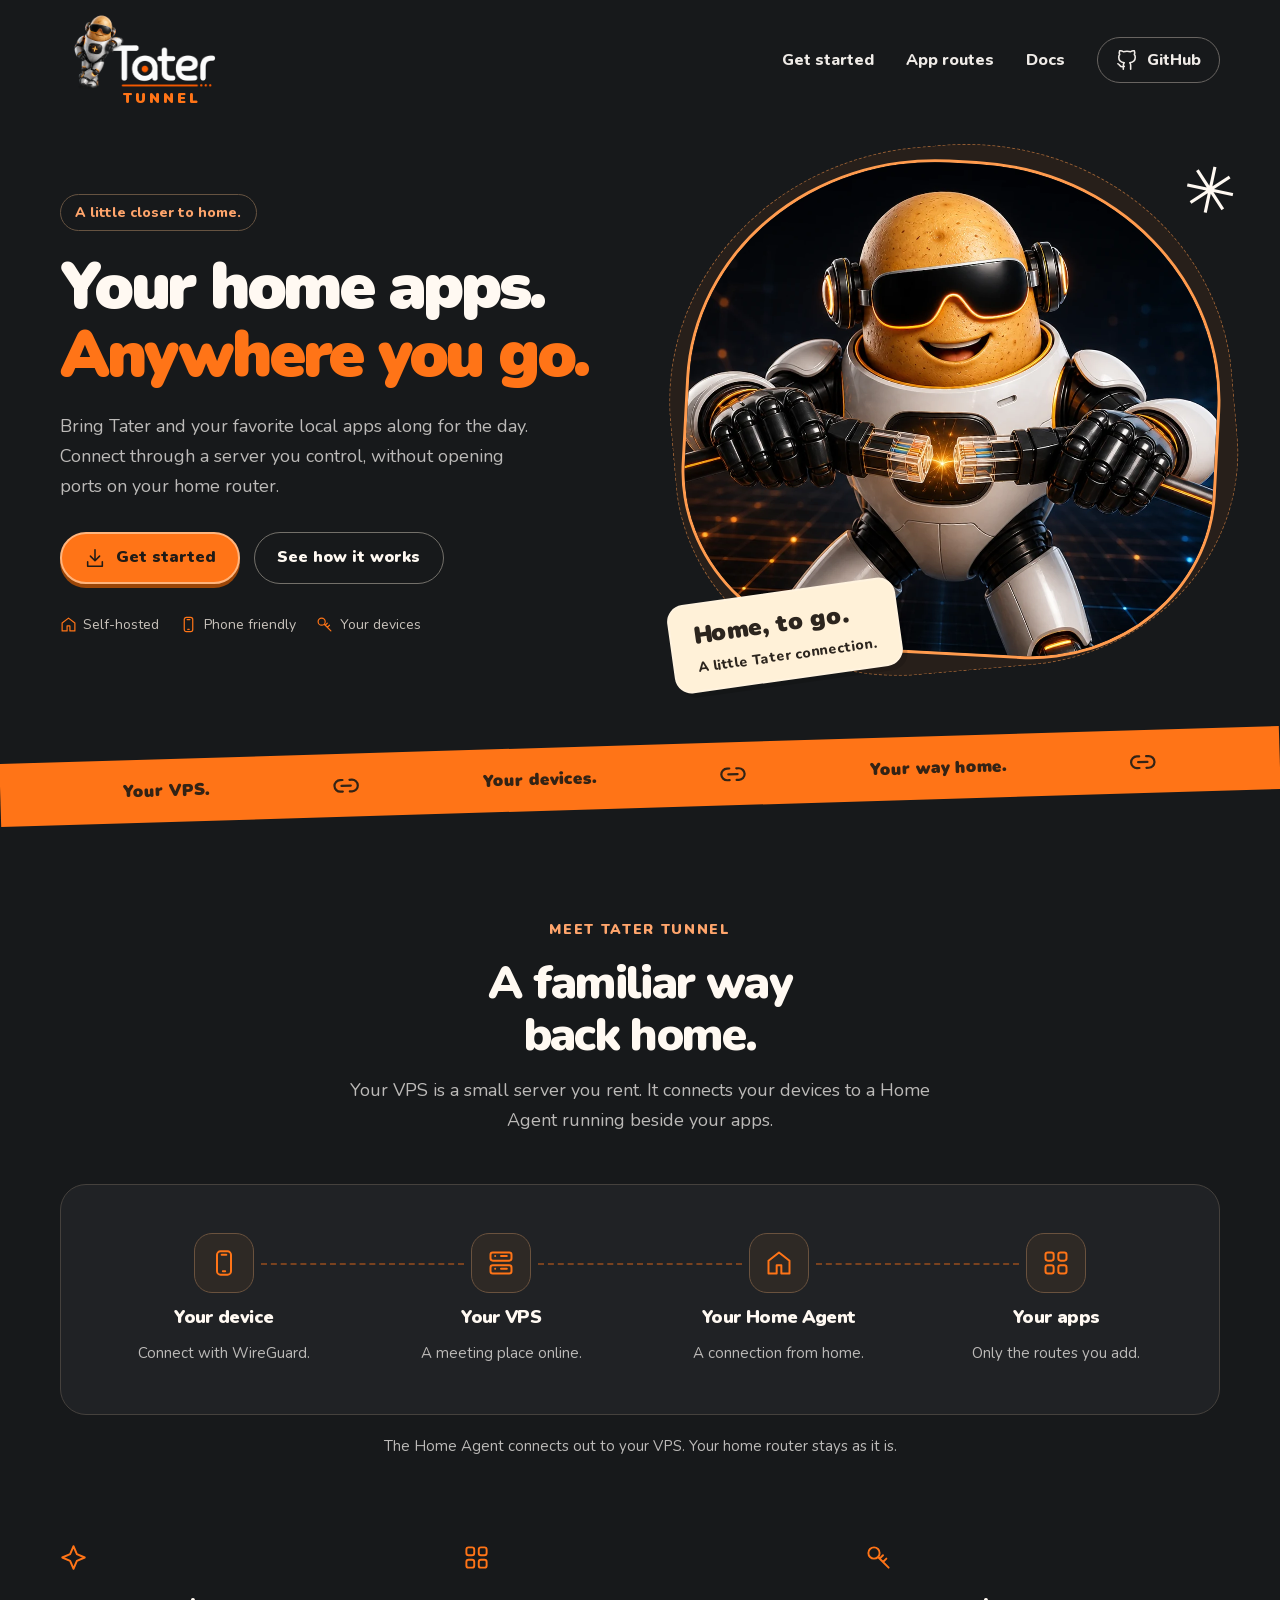
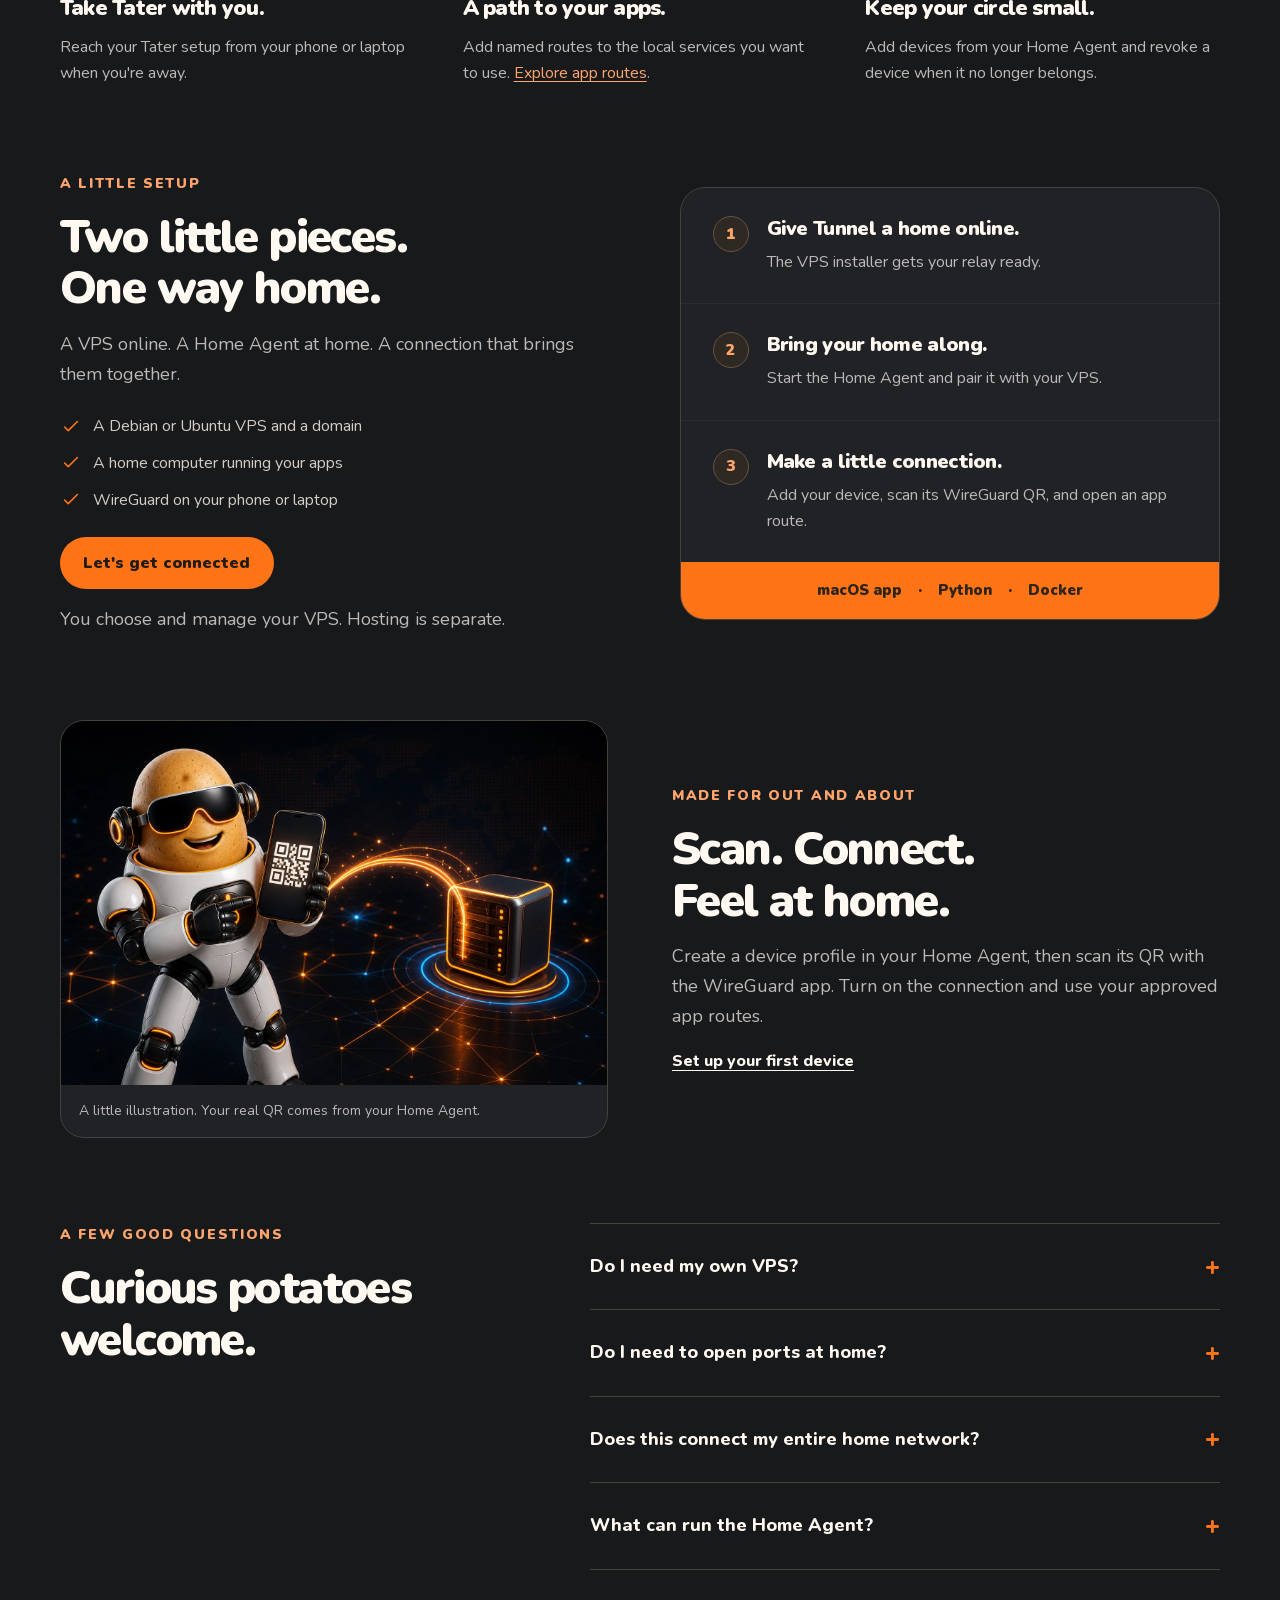
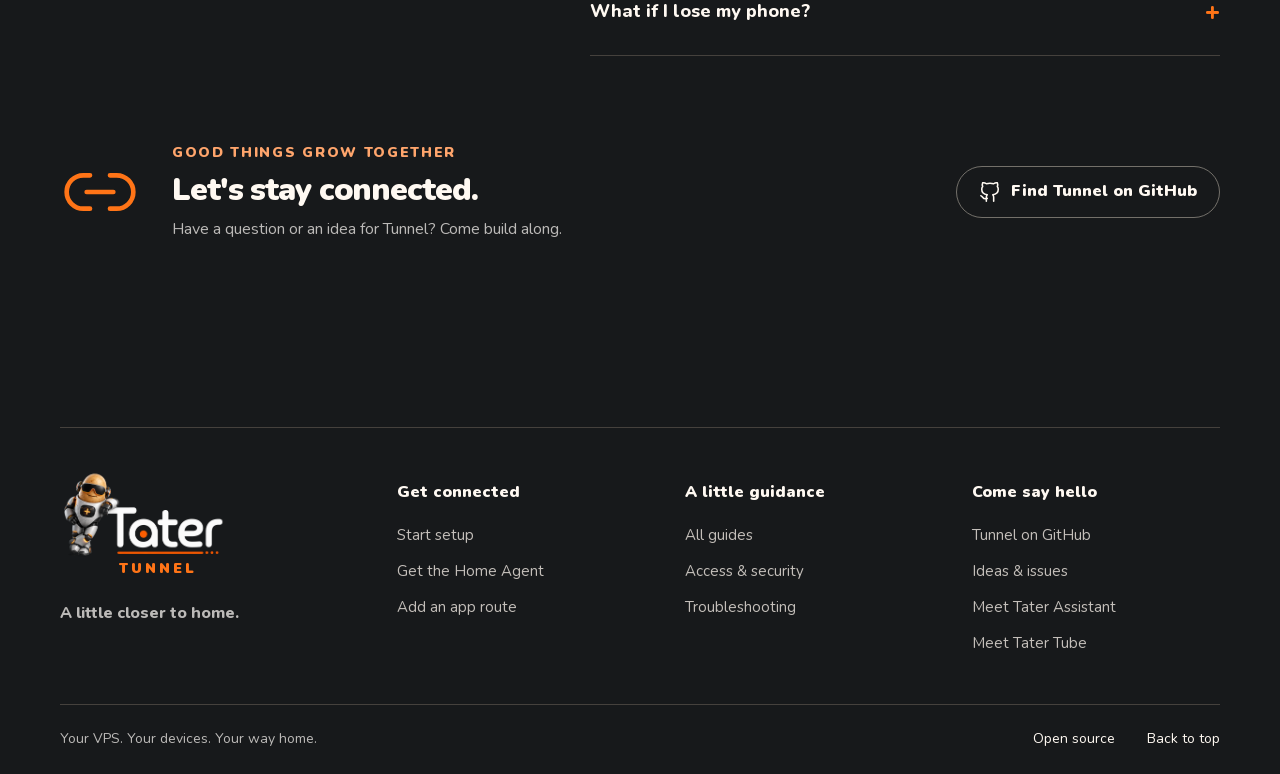
<file: public_html/index.html>
<!DOCTYPE html>
        <html lang="en">
        <head>
          <meta charset="utf-8">
          <meta name="viewport" content="width=device-width, initial-scale=1">
          <meta name="description" content="Bring Tater and your favorite local apps with you. Connect through a VPS you control without opening ports on your home router.">
          <meta name="theme-color" content="#17191b">
          <meta property="og:type" content="website">
          <meta property="og:title" content="Tater Tunnel | Your home apps. Anywhere you go.">
          <meta property="og:description" content="Bring Tater and your favorite local apps with you. Connect through a VPS you control without opening ports on your home router.">
          <meta property="og:image" content="https://tatertunnel.com/assets/images/tater-tunnel-hero.png">
          <meta name="twitter:card" content="summary_large_image">
          <title>Tater Tunnel | Your home apps. Anywhere you go.</title>
          <link rel="preload" href="assets/fonts/nunito-latin-variable.woff2" as="font" type="font/woff2" crossorigin>
          <link rel="stylesheet" href="assets/site.css?v=654da388aa33">
          <script src="assets/site.js?v=4c81356b1924" defer></script>
        </head>
        <body data-page="home">
          <a class="skip-link" href="#main-content">Skip to content</a>
          <header class="site-header">
            <a class="brand" href="index.html" aria-label="Tater Tunnel home"><img src="assets/images/tater-logo-primary.png" alt="Tater" width="1535" height="1024"><span>Tunnel</span></a>
            <button class="nav-toggle" type="button" aria-expanded="false" aria-controls="site-nav">Menu <span aria-hidden="true">☰</span></button>
            <nav class="site-nav" id="site-nav" aria-label="Main navigation"><a class="nav-link" href="setup/index.html">Get started</a>
<a class="nav-link" href="routes/index.html">App routes</a>
<a class="nav-link" href="wiki/index.html">Docs</a>
<a class="nav-link nav-link-github" href="https://github.com/TaterTotterson/Tater_Tunnel"><svg class="ui-icon" viewBox="0 0 24 24" fill="none" stroke="currentColor" stroke-width="1.7" stroke-linecap="round" stroke-linejoin="round" aria-hidden="true"><path d="M9 19c-5 2-5-3-7-3m14 6v-4a4 4 0 0 0-1-3c4-.5 6-2 6-6a5 5 0 0 0-1-3 5 5 0 0 0 0-4s-2-.5-4 1a14 14 0 0 0-8 0C6 1.5 4 2 4 2a5 5 0 0 0 0 4 5 5 0 0 0-1 3c0 4 2 5.5 6 6a4 4 0 0 0-1 3v4"/></svg>GitHub</a></nav>
          </header>
          <main id="main-content" tabindex="-1">
    <section class="tunnel-welcome">
      <div class="welcome-copy"><span class="welcome-tag">A little closer to home.</span>
        <h1>Your home apps.<br><span>Anywhere you go.</span></h1>
        <p>Bring Tater and your favorite local apps along for the day. Connect through a server you control, without opening ports on your home router.</p>
        <div class="action-row"><a class="button button-primary" href="setup/index.html"><svg class="ui-icon" viewBox="0 0 24 24" fill="none" stroke="currentColor" stroke-width="1.7" stroke-linecap="round" stroke-linejoin="round" aria-hidden="true"><path d="M12 3v12m-5-5 5 5 5-5M4 16v5h16v-5"/></svg>Get started</a><a class="button button-secondary" href="#how-it-works">See how it works</a></div>
        <div class="welcome-notes"><span><svg class="ui-icon" viewBox="0 0 24 24" fill="none" stroke="currentColor" stroke-width="1.7" stroke-linecap="round" stroke-linejoin="round" aria-hidden="true"><path d="m3 10 9-7 9 7v11h-7v-7h-4v7H3Z"/></svg>Self-hosted</span><span><svg class="ui-icon" viewBox="0 0 24 24" fill="none" stroke="currentColor" stroke-width="1.7" stroke-linecap="round" stroke-linejoin="round" aria-hidden="true"><rect x="6" y="2" width="12" height="20" rx="3"/><path d="M10 5h4m-3 14h2"/></svg>Phone friendly</span><span><svg class="ui-icon" viewBox="0 0 24 24" fill="none" stroke="currentColor" stroke-width="1.7" stroke-linecap="round" stroke-linejoin="round" aria-hidden="true"><circle cx="8" cy="8" r="5"/><path d="m12 12 9 9m-5-5 3-3m-6 0 3-3"/></svg>Your devices</span></div>
      </div>
      <div class="welcome-art"><div class="art-orbit" aria-hidden="true"></div><img src="assets/images/tater-tunnel-hero.webp" alt="Tater bringing two network cables together" width="1717" height="916" fetchpriority="high"><span class="art-spark" aria-hidden="true">✳</span><div class="hello-sticker">Home, to go.<span>A little Tater connection.</span></div></div>
    </section>
    <div class="values-strip" aria-label="Run it your way"><p>Your VPS.</p><span aria-hidden="true"><svg class="ui-icon" viewBox="0 0 24 24" fill="none" stroke="currentColor" stroke-width="1.7" stroke-linecap="round" stroke-linejoin="round" aria-hidden="true"><path d="M9 7H7a5 5 0 0 0 0 10h2m6-10h2a5 5 0 0 1 0 10h-2M8 12h8"/></svg></span><p>Your devices.</p><span aria-hidden="true"><svg class="ui-icon" viewBox="0 0 24 24" fill="none" stroke="currentColor" stroke-width="1.7" stroke-linecap="round" stroke-linejoin="round" aria-hidden="true"><path d="M9 7H7a5 5 0 0 0 0 10h2m6-10h2a5 5 0 0 1 0 10h-2M8 12h8"/></svg></span><p>Your way home.</p><span aria-hidden="true"><svg class="ui-icon" viewBox="0 0 24 24" fill="none" stroke="currentColor" stroke-width="1.7" stroke-linecap="round" stroke-linejoin="round" aria-hidden="true"><path d="M9 7H7a5 5 0 0 0 0 10h2m6-10h2a5 5 0 0 1 0 10h-2M8 12h8"/></svg></span></div>

    <section class="section connection-section" id="how-it-works">
      <div class="section-intro centered"><span class="eyebrow">Meet Tater Tunnel</span><h2>A familiar way<br>back home.</h2><p>Your VPS is a small server you rent. It connects your devices to a Home Agent running beside your apps.</p></div>
      <div class="connection-map" aria-label="Your device connects through your VPS to the Home Agent and the apps you choose">
        <div class="connection-node"><svg class="ui-icon" viewBox="0 0 24 24" fill="none" stroke="currentColor" stroke-width="1.7" stroke-linecap="round" stroke-linejoin="round" aria-hidden="true"><rect x="6" y="2" width="12" height="20" rx="3"/><path d="M10 5h4m-3 14h2"/></svg><h3>Your device</h3><p>Connect with WireGuard.</p></div>
        <div class="connection-node"><svg class="ui-icon" viewBox="0 0 24 24" fill="none" stroke="currentColor" stroke-width="1.7" stroke-linecap="round" stroke-linejoin="round" aria-hidden="true"><rect x="3" y="3" width="18" height="7" rx="2"/><rect x="3" y="14" width="18" height="7" rx="2"/><path d="M7 6h.01M7 17h.01M12 6h5m-5 11h5"/></svg><h3>Your VPS</h3><p>A meeting place online.</p></div>
        <div class="connection-node"><svg class="ui-icon" viewBox="0 0 24 24" fill="none" stroke="currentColor" stroke-width="1.7" stroke-linecap="round" stroke-linejoin="round" aria-hidden="true"><path d="m3 10 9-7 9 7v11h-7v-7h-4v7H3Z"/></svg><h3>Your Home Agent</h3><p>A connection from home.</p></div>
        <div class="connection-node"><svg class="ui-icon" viewBox="0 0 24 24" fill="none" stroke="currentColor" stroke-width="1.7" stroke-linecap="round" stroke-linejoin="round" aria-hidden="true"><rect x="3" y="3" width="7" height="7" rx="2"/><rect x="14" y="3" width="7" height="7" rx="2"/><rect x="3" y="14" width="7" height="7" rx="2"/><rect x="14" y="14" width="7" height="7" rx="2"/></svg><h3>Your apps</h3><p>Only the routes you add.</p></div>
      </div>
      <p class="connection-note">The Home Agent connects out to your VPS. Your home router stays as it is.</p>
    </section>

    <section class="section benefits" aria-label="A little more connected">
      <article><svg class="ui-icon" viewBox="0 0 24 24" fill="none" stroke="currentColor" stroke-width="1.7" stroke-linecap="round" stroke-linejoin="round" aria-hidden="true"><path d="m12 2 3 7 7 3-7 3-3 7-3-7-7-3 7-3Z"/></svg><h3>Take Tater with you.</h3><p>Reach your Tater setup from your phone or laptop when you're away.</p></article>
      <article><svg class="ui-icon" viewBox="0 0 24 24" fill="none" stroke="currentColor" stroke-width="1.7" stroke-linecap="round" stroke-linejoin="round" aria-hidden="true"><rect x="3" y="3" width="7" height="7" rx="2"/><rect x="14" y="3" width="7" height="7" rx="2"/><rect x="3" y="14" width="7" height="7" rx="2"/><rect x="14" y="14" width="7" height="7" rx="2"/></svg><h3>A path to your apps.</h3><p>Add named routes to the local services you want to use. <a href="routes/index.html">Explore app routes</a>.</p></article>
      <article><svg class="ui-icon" viewBox="0 0 24 24" fill="none" stroke="currentColor" stroke-width="1.7" stroke-linecap="round" stroke-linejoin="round" aria-hidden="true"><circle cx="8" cy="8" r="5"/><path d="m12 12 9 9m-5-5 3-3m-6 0 3-3"/></svg><h3>Keep your circle small.</h3><p>Add devices from your Home Agent and revoke a device when it no longer belongs.</p></article>
    </section>

    <section class="section getting-started">
      <div class="section-intro"><span class="eyebrow">A little setup</span><h2>Two little pieces.<br>One way home.</h2><p>A VPS online. A Home Agent at home. A connection that brings them together.</p><ul class="bring-list"><li><svg class="ui-icon" viewBox="0 0 24 24" fill="none" stroke="currentColor" stroke-width="1.7" stroke-linecap="round" stroke-linejoin="round" aria-hidden="true"><path d="m5 12 4 4L19 6"/></svg>A Debian or Ubuntu VPS and a domain</li><li><svg class="ui-icon" viewBox="0 0 24 24" fill="none" stroke="currentColor" stroke-width="1.7" stroke-linecap="round" stroke-linejoin="round" aria-hidden="true"><path d="m5 12 4 4L19 6"/></svg>A home computer running your apps</li><li><svg class="ui-icon" viewBox="0 0 24 24" fill="none" stroke="currentColor" stroke-width="1.7" stroke-linecap="round" stroke-linejoin="round" aria-hidden="true"><path d="m5 12 4 4L19 6"/></svg>WireGuard on your phone or laptop</li></ul><a class="button" href="setup/index.html">Let's get connected</a><p class="small-note">You choose and manage your VPS. Hosting is separate.</p></div>
      <div class="setup-overview"><article><span class="step-number">1</span><div><h3>Give Tunnel a home online.</h3><p>The VPS installer gets your relay ready.</p></div></article><article><span class="step-number">2</span><div><h3>Bring your home along.</h3><p>Start the Home Agent and pair it with your VPS.</p></div></article><article><span class="step-number">3</span><div><h3>Make a little connection.</h3><p>Add your device, scan its WireGuard QR, and open an app route.</p></div></article><div class="overview-bottom">macOS app <span aria-hidden="true">·</span> Python <span aria-hidden="true">·</span> Docker</div></div>
    </section>

    <section class="section mobile-section"><figure><img src="assets/images/tater-mobile-qr.webp" alt="Illustration of Tater holding a phone with a QR pattern" width="1536" height="1024" loading="lazy"><figcaption>A little illustration. Your real QR comes from your Home Agent.</figcaption></figure><div class="section-intro"><span class="eyebrow">Made for out and about</span><h2>Scan. Connect.<br>Feel at home.</h2><p>Create a device profile in your Home Agent, then scan its QR with the WireGuard app. Turn on the connection and use your approved app routes.</p><a class="text-link" href="setup/index.html#add-device">Set up your first device</a></div></section>

    <section class="section faq-section"><div class="section-intro"><span class="eyebrow">A few good questions</span><h2>Curious potatoes<br>welcome.</h2></div><div class="faq-list">
      <details><summary>Do I need my own VPS?</summary><p>Yes. Tater Tunnel uses a VPS you choose and manage, plus a Home Agent on your home computer. The setup guide covers a fresh Debian or Ubuntu VPS and an existing server.</p></details>
      <details><summary>Do I need to open ports at home?</summary><p>The Home Agent makes an outbound connection to your VPS, so you do not need inbound port forwarding on your home router. The VPS still needs the ports described in the setup guide.</p></details>
      <details><summary>Does this connect my entire home network?</summary><p>The default path is for the app routes you choose. It does not give a device unrestricted access to every machine on your network, and it is not a full-internet VPN service.</p></details>
      <details><summary>What can run the Home Agent?</summary><p>There is a macOS menu bar app, plus Python and Docker options. Remote phones and laptops connect with a WireGuard profile generated by the Home Agent.</p></details>
      <details><summary>What if I lose my phone?</summary><p>Revoke that device in your Home Agent. This removes its device record and the corresponding WireGuard peer on your VPS. <a href="security/index.html">Read about access and security</a>.</p></details>
    </div></section>
    <section class="section community-band"><span class="community-icon" aria-hidden="true"><svg class="ui-icon" viewBox="0 0 24 24" fill="none" stroke="currentColor" stroke-width="1.7" stroke-linecap="round" stroke-linejoin="round" aria-hidden="true"><path d="M9 7H7a5 5 0 0 0 0 10h2m6-10h2a5 5 0 0 1 0 10h-2M8 12h8"/></svg></span><div><span class="eyebrow">Good things grow together</span><h2>Let's stay connected.</h2><p>Have a question or an idea for Tunnel? Come build along.</p></div><a class="button button-secondary" href="https://github.com/TaterTotterson/Tater_Tunnel"><svg class="ui-icon" viewBox="0 0 24 24" fill="none" stroke="currentColor" stroke-width="1.7" stroke-linecap="round" stroke-linejoin="round" aria-hidden="true"><path d="M9 19c-5 2-5-3-7-3m14 6v-4a4 4 0 0 0-1-3c4-.5 6-2 6-6a5 5 0 0 0-1-3 5 5 0 0 0 0-4s-2-.5-4 1a14 14 0 0 0-8 0C6 1.5 4 2 4 2a5 5 0 0 0 0 4 5 5 0 0 0-1 3c0 4 2 5.5 6 6a4 4 0 0 0-1 3v4"/></svg>Find Tunnel on GitHub</a></section>
    </main>
          <footer class="site-footer">
            <div class="footer-main"><div class="footer-brand"><a class="brand" href="index.html" aria-label="Tater Tunnel home"><img src="assets/images/tater-logo-primary.png" alt="Tater" width="1535" height="1024" loading="lazy"><span>Tunnel</span></a><p>A little closer to home.</p></div><div class="footer-column"><h2>Get connected</h2><a href="setup/index.html">Start setup</a><a href="setup/index.html#home-agent">Get the Home Agent</a><a href="routes/index.html">Add an app route</a></div><div class="footer-column"><h2>A little guidance</h2><a href="wiki/index.html">All guides</a><a href="security/index.html">Access &amp; security</a><a href="troubleshooting/index.html">Troubleshooting</a></div><div class="footer-column"><h2>Come say hello</h2><a href="https://github.com/TaterTotterson/Tater_Tunnel">Tunnel on GitHub</a><a href="https://github.com/TaterTotterson/Tater_Tunnel/issues">Ideas &amp; issues</a><a href="https://taterassistant.com">Meet Tater Assistant</a><a href="https://tatertube.tv">Meet Tater Tube</a></div></div>
            <div class="footer-bottom"><p>Your VPS. Your devices. Your way home.</p><a href="https://github.com/TaterTotterson/Tater_Tunnel-Website/blob/main/LICENSE">Open source</a><a href="#">Back to top</a></div>
          </footer>
        </body>
        </html>
</file>
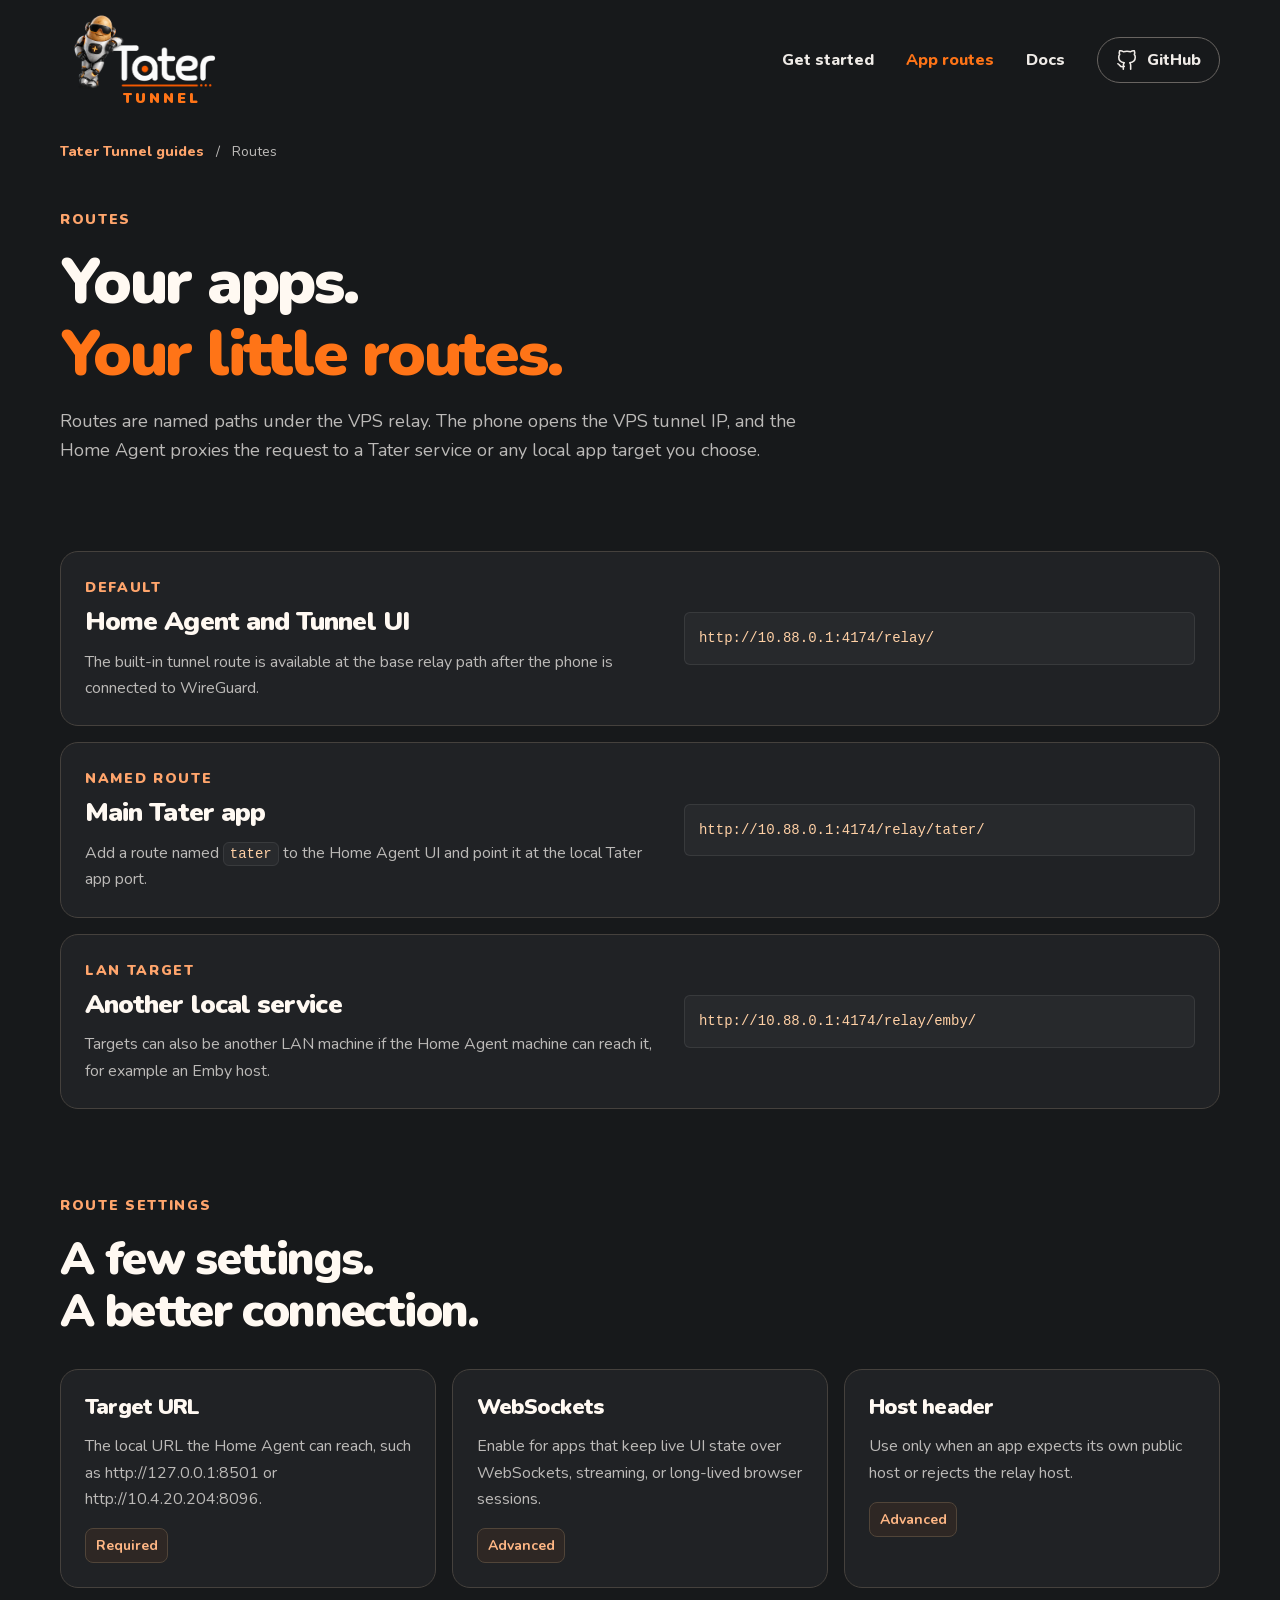
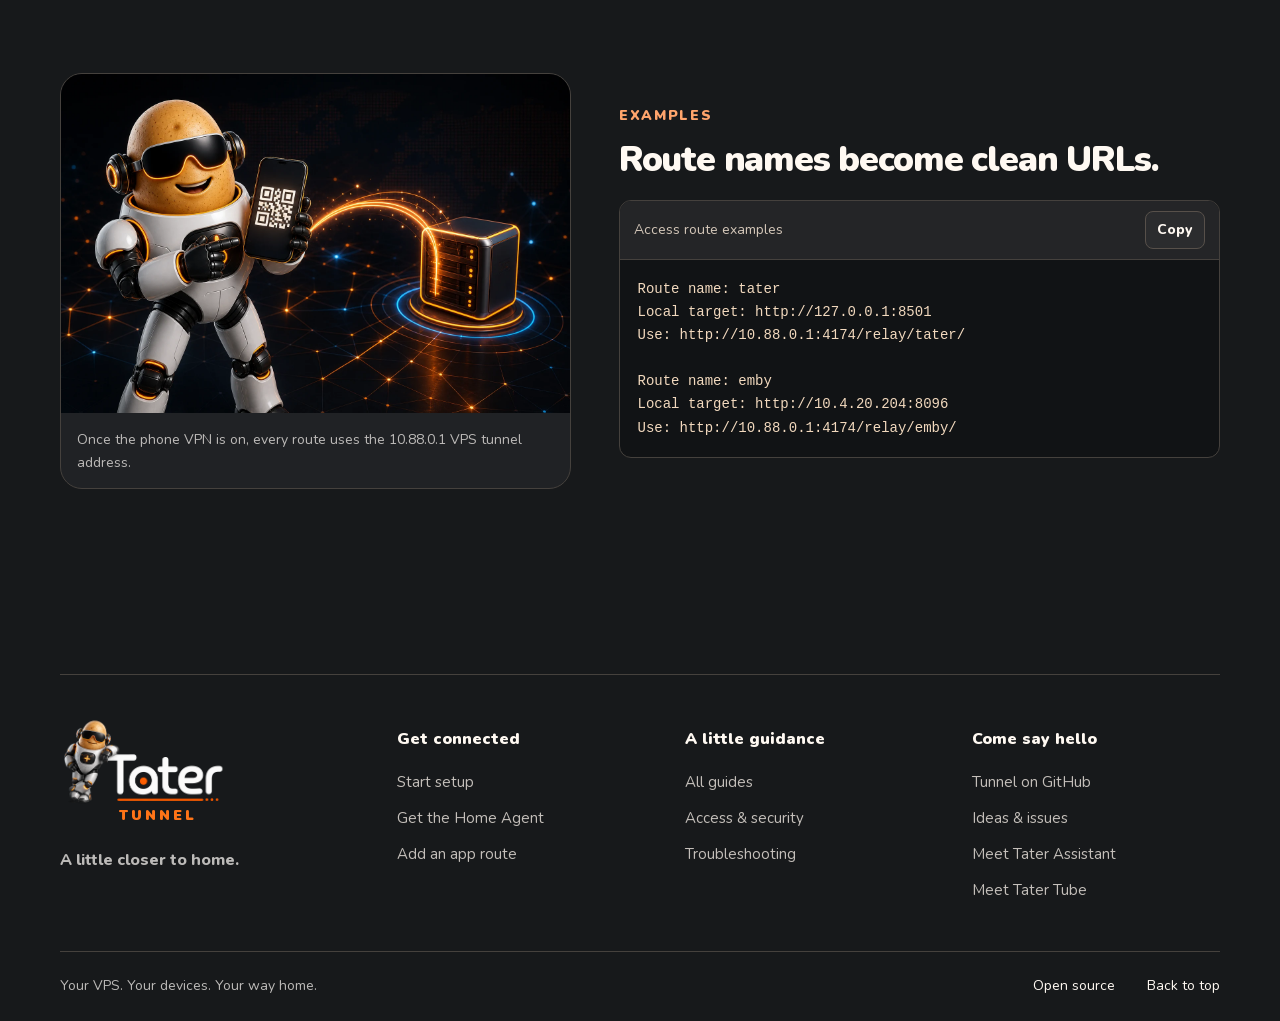
<file: public_html/routes/index.html>
<!DOCTYPE html>
        <html lang="en">
        <head>
          <meta charset="utf-8">
          <meta name="viewport" content="width=device-width, initial-scale=1">
          <meta name="description" content="Add and test approved Tater Tunnel routes for Tater services or other local apps from the Home Agent UI.">
          <meta name="theme-color" content="#17191b">
          <meta property="og:type" content="website">
          <meta property="og:title" content="Tater Tunnel | Routes">
          <meta property="og:description" content="Add and test approved Tater Tunnel routes for Tater services or other local apps from the Home Agent UI.">
          <meta property="og:image" content="https://tatertunnel.com/assets/images/tater-tunnel-hero.png">
          <meta name="twitter:card" content="summary_large_image">
          <title>Tater Tunnel | Routes</title>
          <link rel="preload" href="../assets/fonts/nunito-latin-variable.woff2" as="font" type="font/woff2" crossorigin>
          <link rel="stylesheet" href="../assets/site.css?v=654da388aa33">
          <script src="../assets/site.js?v=4c81356b1924" defer></script>
        </head>
        <body data-page="routes">
          <a class="skip-link" href="#main-content">Skip to content</a>
          <header class="site-header">
            <a class="brand" href="../index.html" aria-label="Tater Tunnel home"><img src="../assets/images/tater-logo-primary.png" alt="Tater" width="1535" height="1024"><span>Tunnel</span></a>
            <button class="nav-toggle" type="button" aria-expanded="false" aria-controls="site-nav">Menu <span aria-hidden="true">☰</span></button>
            <nav class="site-nav" id="site-nav" aria-label="Main navigation"><a class="nav-link" href="../setup/index.html">Get started</a>
<a class="nav-link" href="../routes/index.html" aria-current="page">App routes</a>
<a class="nav-link" href="../wiki/index.html">Docs</a>
<a class="nav-link nav-link-github" href="https://github.com/TaterTotterson/Tater_Tunnel"><svg class="ui-icon" viewBox="0 0 24 24" fill="none" stroke="currentColor" stroke-width="1.7" stroke-linecap="round" stroke-linejoin="round" aria-hidden="true"><path d="M9 19c-5 2-5-3-7-3m14 6v-4a4 4 0 0 0-1-3c4-.5 6-2 6-6a5 5 0 0 0-1-3 5 5 0 0 0 0-4s-2-.5-4 1a14 14 0 0 0-8 0C6 1.5 4 2 4 2a5 5 0 0 0 0 4 5 5 0 0 0-1 3c0 4 2 5.5 6 6a4 4 0 0 0-1 3v4"/></svg>GitHub</a></nav>
          </header>
          <main id="main-content" tabindex="-1"><div class="docs-breadcrumb"><a href="../wiki/index.html">Tater Tunnel guides</a><span aria-hidden="true">/</span><span>Routes</span></div>
    <section class="sub-hero">
      <span class="eyebrow">Routes</span>
      <h1>Your apps.<br><span>Your little routes.</span></h1>
      <p>Routes are named paths under the VPS relay. The phone opens the VPS tunnel IP, and the Home Agent proxies the request to a Tater service or any local app target you choose.</p>
    </section>

    <section class="section">
      <div class="route-example">
        <div>
          <span class="eyebrow">Default</span>
          <h2>Home Agent and Tunnel UI</h2>
          <p>The built-in tunnel route is available at the base relay path after the phone is connected to WireGuard.</p>
        </div>
        <code>http://10.88.0.1:4174/relay/</code>
      </div>
      <div class="route-example">
        <div>
          <span class="eyebrow">Named route</span>
          <h2>Main Tater app</h2>
          <p>Add a route named <code>tater</code> to the Home Agent UI and point it at the local Tater app port.</p>
        </div>
        <code>http://10.88.0.1:4174/relay/tater/</code>
      </div>
      <div class="route-example">
        <div>
          <span class="eyebrow">LAN target</span>
          <h2>Another local service</h2>
          <p>Targets can also be another LAN machine if the Home Agent machine can reach it, for example an Emby host.</p>
        </div>
        <code>http://10.88.0.1:4174/relay/emby/</code>
      </div>
    </section>

    <section class="section">
      <div class="section-head">
        <span class="eyebrow">Route settings</span>
        <h2>A few settings.<br>A better connection.</h2>
      </div>
      <div class="grid grid-3">
        <article class="info-card">
  <h3>Target URL</h3>
  <p>The local URL the Home Agent can reach, such as http://127.0.0.1:8501 or http://10.4.20.204:8096.</p>
  <div class="chip-row"><span class="chip">Required</span></div>
</article>

        <article class="info-card">
  <h3>WebSockets</h3>
  <p>Enable for apps that keep live UI state over WebSockets, streaming, or long-lived browser sessions.</p>
  <div class="chip-row"><span class="chip">Advanced</span></div>
</article>

        <article class="info-card">
  <h3>Host header</h3>
  <p>Use only when an app expects its own public host or rejects the relay host.</p>
  <div class="chip-row"><span class="chip">Advanced</span></div>
</article>

      </div>
    </section>

    <section class="section split-section split-section-reverse">
      <figure class="image-panel">
  <img src="../assets/images/tater-mobile-qr.webp" alt="Tater mascot with mobile QR setup">
  <figcaption>Once the phone VPN is on, every route uses the 10.88.0.1 VPS tunnel address.</figcaption>
</figure>

      <div class="split-copy">
        <span class="eyebrow">Examples</span>
        <h2>Route names become clean URLs.</h2>
                <div class="command-box">
          <div class="command-head">
            <span>Access route examples</span>
            <button type="button" data-copy-code>Copy</button>
          </div>
          <pre><code>Route name: tater
Local target: http://127.0.0.1:8501
Use: http://10.88.0.1:4174/relay/tater/

Route name: emby
Local target: http://10.4.20.204:8096
Use: http://10.88.0.1:4174/relay/emby/</code></pre>
        </div>

      </div>
    </section>
    </main>
          <footer class="site-footer">
            <div class="footer-main"><div class="footer-brand"><a class="brand" href="../index.html" aria-label="Tater Tunnel home"><img src="../assets/images/tater-logo-primary.png" alt="Tater" width="1535" height="1024" loading="lazy"><span>Tunnel</span></a><p>A little closer to home.</p></div><div class="footer-column"><h2>Get connected</h2><a href="../setup/index.html">Start setup</a><a href="../setup/index.html#home-agent">Get the Home Agent</a><a href="../routes/index.html">Add an app route</a></div><div class="footer-column"><h2>A little guidance</h2><a href="../wiki/index.html">All guides</a><a href="../security/index.html">Access &amp; security</a><a href="../troubleshooting/index.html">Troubleshooting</a></div><div class="footer-column"><h2>Come say hello</h2><a href="https://github.com/TaterTotterson/Tater_Tunnel">Tunnel on GitHub</a><a href="https://github.com/TaterTotterson/Tater_Tunnel/issues">Ideas &amp; issues</a><a href="https://taterassistant.com">Meet Tater Assistant</a><a href="https://tatertube.tv">Meet Tater Tube</a></div></div>
            <div class="footer-bottom"><p>Your VPS. Your devices. Your way home.</p><a href="https://github.com/TaterTotterson/Tater_Tunnel-Website/blob/main/LICENSE">Open source</a><a href="#">Back to top</a></div>
          </footer>
        </body>
        </html>
</file>
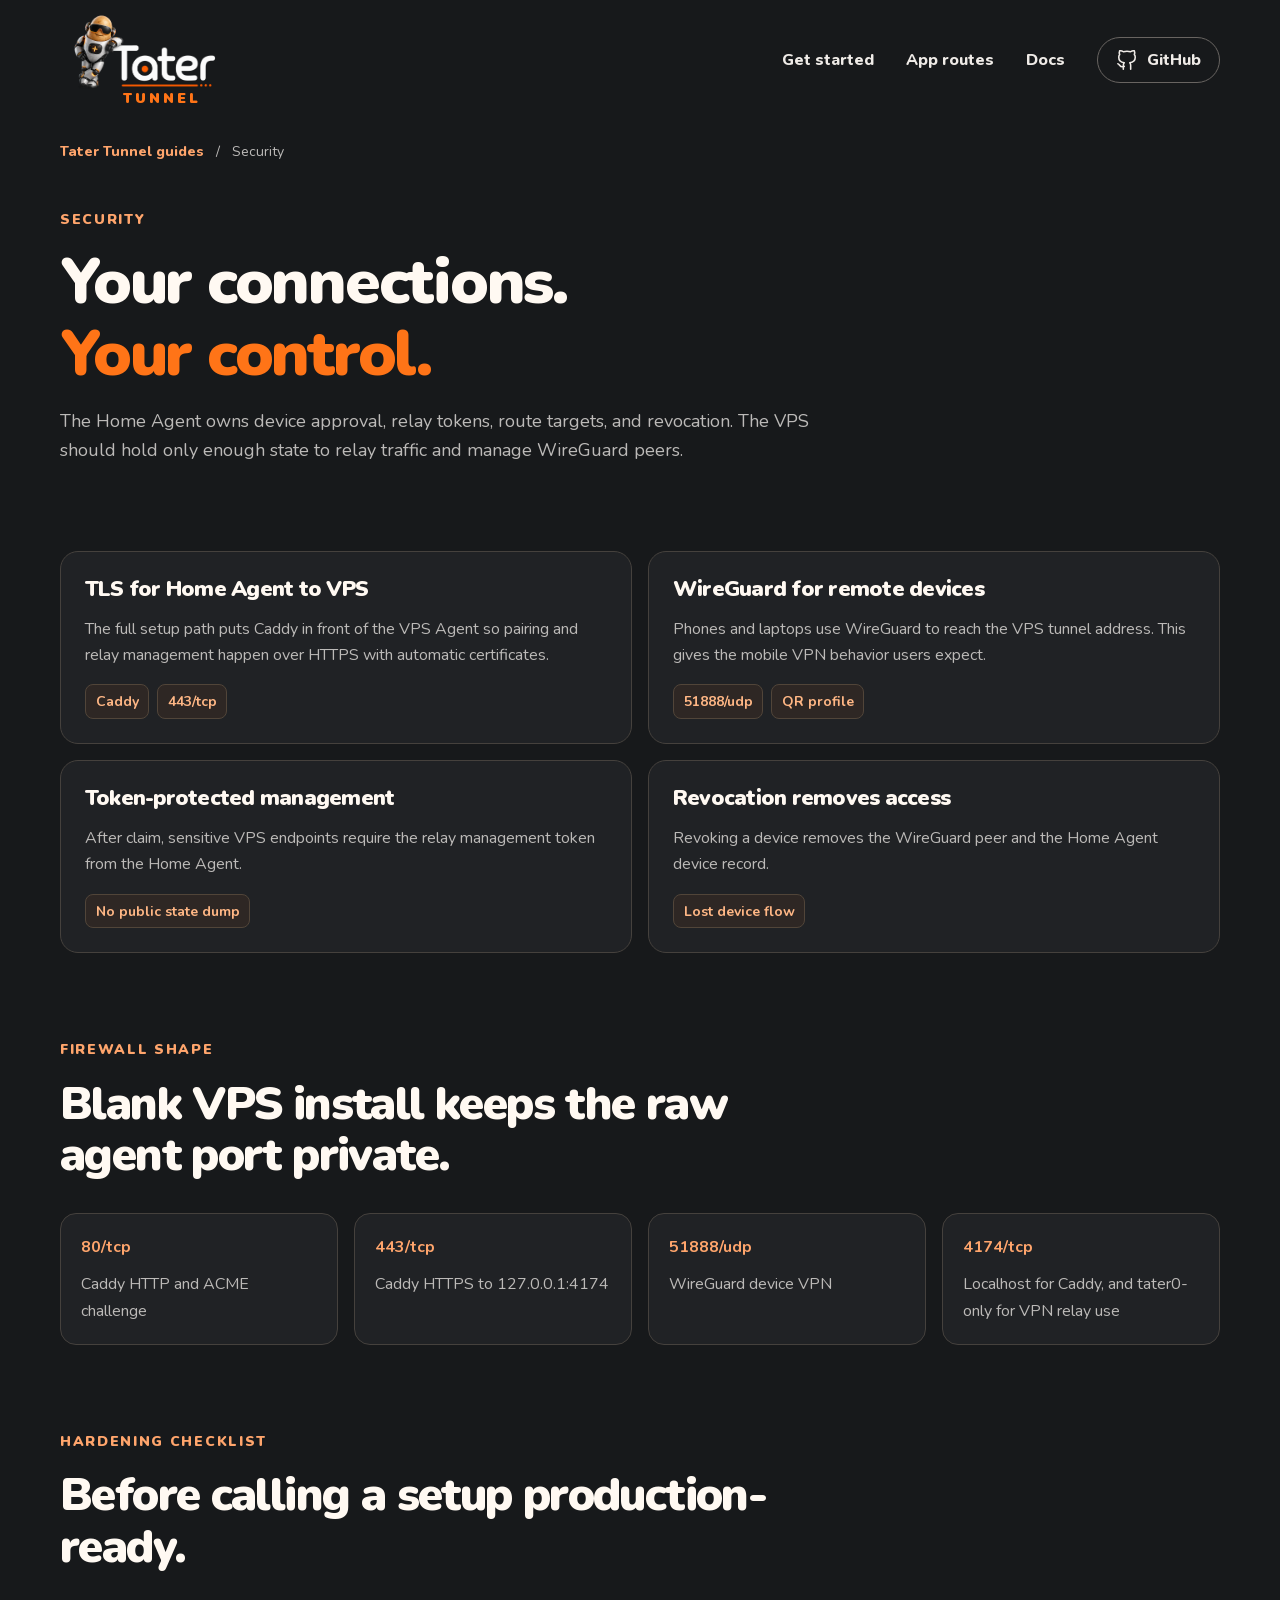
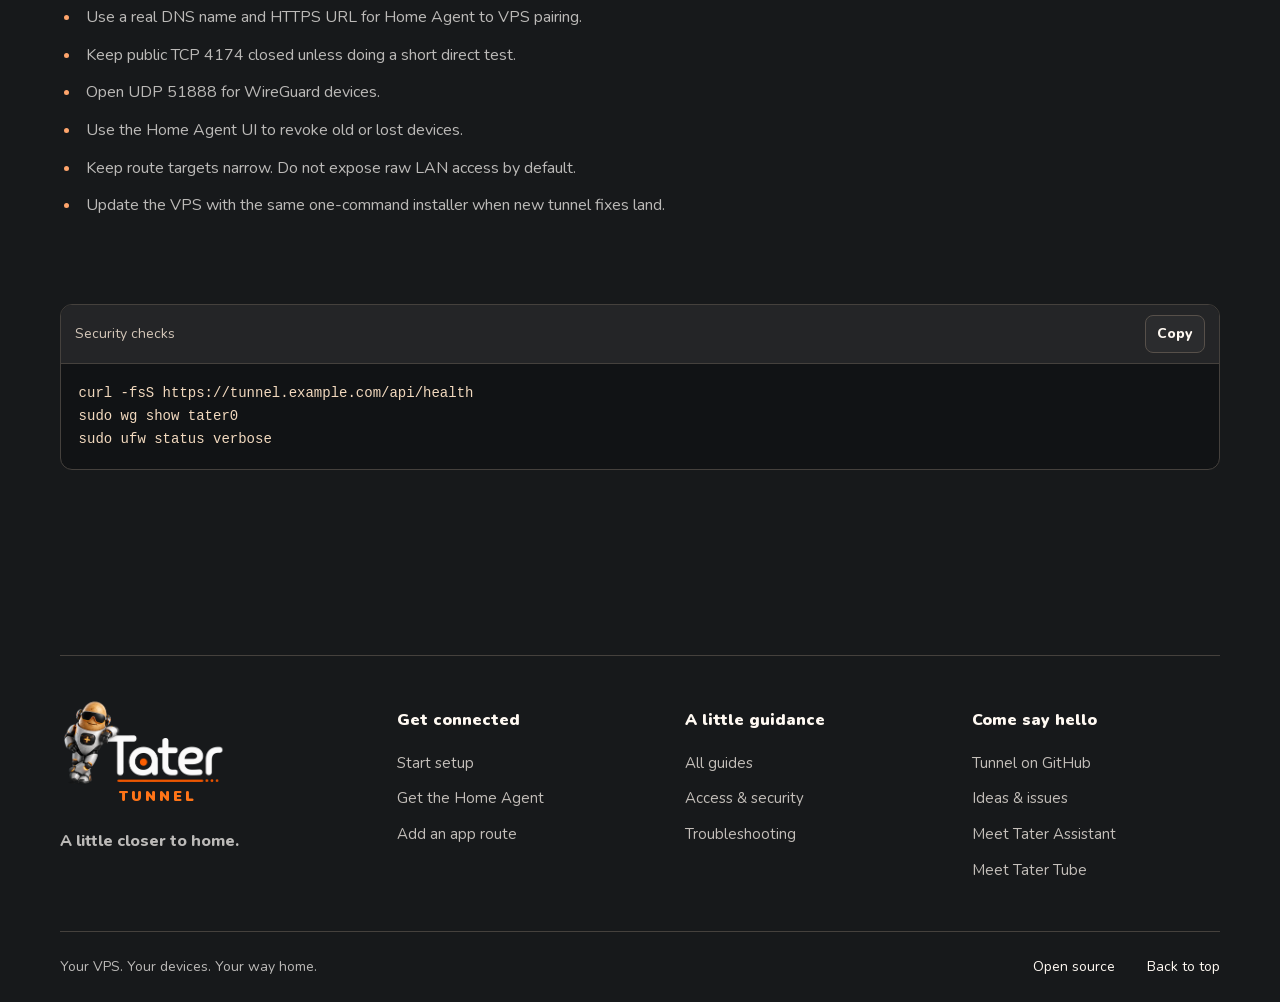
<file: public_html/security/index.html>
<!DOCTYPE html>
        <html lang="en">
        <head>
          <meta charset="utf-8">
          <meta name="viewport" content="width=device-width, initial-scale=1">
          <meta name="description" content="Tater Tunnel security model, trust boundaries, TLS, WireGuard, firewall ports, and hardening checklist.">
          <meta name="theme-color" content="#17191b">
          <meta property="og:type" content="website">
          <meta property="og:title" content="Tater Tunnel | Security">
          <meta property="og:description" content="Tater Tunnel security model, trust boundaries, TLS, WireGuard, firewall ports, and hardening checklist.">
          <meta property="og:image" content="https://tatertunnel.com/assets/images/tater-tunnel-hero.png">
          <meta name="twitter:card" content="summary_large_image">
          <title>Tater Tunnel | Security</title>
          <link rel="preload" href="../assets/fonts/nunito-latin-variable.woff2" as="font" type="font/woff2" crossorigin>
          <link rel="stylesheet" href="../assets/site.css?v=654da388aa33">
          <script src="../assets/site.js?v=4c81356b1924" defer></script>
        </head>
        <body data-page="security">
          <a class="skip-link" href="#main-content">Skip to content</a>
          <header class="site-header">
            <a class="brand" href="../index.html" aria-label="Tater Tunnel home"><img src="../assets/images/tater-logo-primary.png" alt="Tater" width="1535" height="1024"><span>Tunnel</span></a>
            <button class="nav-toggle" type="button" aria-expanded="false" aria-controls="site-nav">Menu <span aria-hidden="true">☰</span></button>
            <nav class="site-nav" id="site-nav" aria-label="Main navigation"><a class="nav-link" href="../setup/index.html">Get started</a>
<a class="nav-link" href="../routes/index.html">App routes</a>
<a class="nav-link" href="../wiki/index.html">Docs</a>
<a class="nav-link nav-link-github" href="https://github.com/TaterTotterson/Tater_Tunnel"><svg class="ui-icon" viewBox="0 0 24 24" fill="none" stroke="currentColor" stroke-width="1.7" stroke-linecap="round" stroke-linejoin="round" aria-hidden="true"><path d="M9 19c-5 2-5-3-7-3m14 6v-4a4 4 0 0 0-1-3c4-.5 6-2 6-6a5 5 0 0 0-1-3 5 5 0 0 0 0-4s-2-.5-4 1a14 14 0 0 0-8 0C6 1.5 4 2 4 2a5 5 0 0 0 0 4 5 5 0 0 0-1 3c0 4 2 5.5 6 6a4 4 0 0 0-1 3v4"/></svg>GitHub</a></nav>
          </header>
          <main id="main-content" tabindex="-1"><div class="docs-breadcrumb"><a href="../wiki/index.html">Tater Tunnel guides</a><span aria-hidden="true">/</span><span>Security</span></div>
    <section class="sub-hero">
      <span class="eyebrow">Security</span>
      <h1>Your connections.<br><span>Your control.</span></h1>
      <p>The Home Agent owns device approval, relay tokens, route targets, and revocation. The VPS should hold only enough state to relay traffic and manage WireGuard peers.</p>
    </section>

    <section class="section">
      <div class="grid grid-2">
        <article class="info-card">
  <h3>TLS for Home Agent to VPS</h3>
  <p>The full setup path puts Caddy in front of the VPS Agent so pairing and relay management happen over HTTPS with automatic certificates.</p>
  <div class="chip-row"><span class="chip">Caddy</span><span class="chip">443/tcp</span></div>
</article>

        <article class="info-card">
  <h3>WireGuard for remote devices</h3>
  <p>Phones and laptops use WireGuard to reach the VPS tunnel address. This gives the mobile VPN behavior users expect.</p>
  <div class="chip-row"><span class="chip">51888/udp</span><span class="chip">QR profile</span></div>
</article>

        <article class="info-card">
  <h3>Token-protected management</h3>
  <p>After claim, sensitive VPS endpoints require the relay management token from the Home Agent.</p>
  <div class="chip-row"><span class="chip">No public state dump</span></div>
</article>

        <article class="info-card">
  <h3>Revocation removes access</h3>
  <p>Revoking a device removes the WireGuard peer and the Home Agent device record.</p>
  <div class="chip-row"><span class="chip">Lost device flow</span></div>
</article>

      </div>
    </section>

    <section class="section">
      <div class="section-head">
        <span class="eyebrow">Firewall shape</span>
        <h2>Blank VPS install keeps the raw agent port private.</h2>
      </div>
      <div class="port-table">
        <div><strong>80/tcp</strong><span>Caddy HTTP and ACME challenge</span></div>
        <div><strong>443/tcp</strong><span>Caddy HTTPS to 127.0.0.1:4174</span></div>
        <div><strong>51888/udp</strong><span>WireGuard device VPN</span></div>
        <div><strong>4174/tcp</strong><span>Localhost for Caddy, and tater0-only for VPN relay use</span></div>
      </div>
    </section>

    <section class="section">
      <div class="section-head">
        <span class="eyebrow">Hardening checklist</span>
        <h2>Before calling a setup production-ready.</h2>
      </div>
      <ul class="check-list">
        <li>Use a real DNS name and HTTPS URL for Home Agent to VPS pairing.</li>
        <li>Keep public TCP 4174 closed unless doing a short direct test.</li>
        <li>Open UDP 51888 for WireGuard devices.</li>
        <li>Use the Home Agent UI to revoke old or lost devices.</li>
        <li>Keep route targets narrow. Do not expose raw LAN access by default.</li>
        <li>Update the VPS with the same one-command installer when new tunnel fixes land.</li>
      </ul>
    </section>

    <section class="section">
              <div class="command-box">
          <div class="command-head">
            <span>Security checks</span>
            <button type="button" data-copy-code>Copy</button>
          </div>
          <pre><code>curl -fsS https://tunnel.example.com/api/health
sudo wg show tater0
sudo ufw status verbose</code></pre>
        </div>

    </section>
    </main>
          <footer class="site-footer">
            <div class="footer-main"><div class="footer-brand"><a class="brand" href="../index.html" aria-label="Tater Tunnel home"><img src="../assets/images/tater-logo-primary.png" alt="Tater" width="1535" height="1024" loading="lazy"><span>Tunnel</span></a><p>A little closer to home.</p></div><div class="footer-column"><h2>Get connected</h2><a href="../setup/index.html">Start setup</a><a href="../setup/index.html#home-agent">Get the Home Agent</a><a href="../routes/index.html">Add an app route</a></div><div class="footer-column"><h2>A little guidance</h2><a href="../wiki/index.html">All guides</a><a href="../security/index.html">Access &amp; security</a><a href="../troubleshooting/index.html">Troubleshooting</a></div><div class="footer-column"><h2>Come say hello</h2><a href="https://github.com/TaterTotterson/Tater_Tunnel">Tunnel on GitHub</a><a href="https://github.com/TaterTotterson/Tater_Tunnel/issues">Ideas &amp; issues</a><a href="https://taterassistant.com">Meet Tater Assistant</a><a href="https://tatertube.tv">Meet Tater Tube</a></div></div>
            <div class="footer-bottom"><p>Your VPS. Your devices. Your way home.</p><a href="https://github.com/TaterTotterson/Tater_Tunnel-Website/blob/main/LICENSE">Open source</a><a href="#">Back to top</a></div>
          </footer>
        </body>
        </html>
</file>
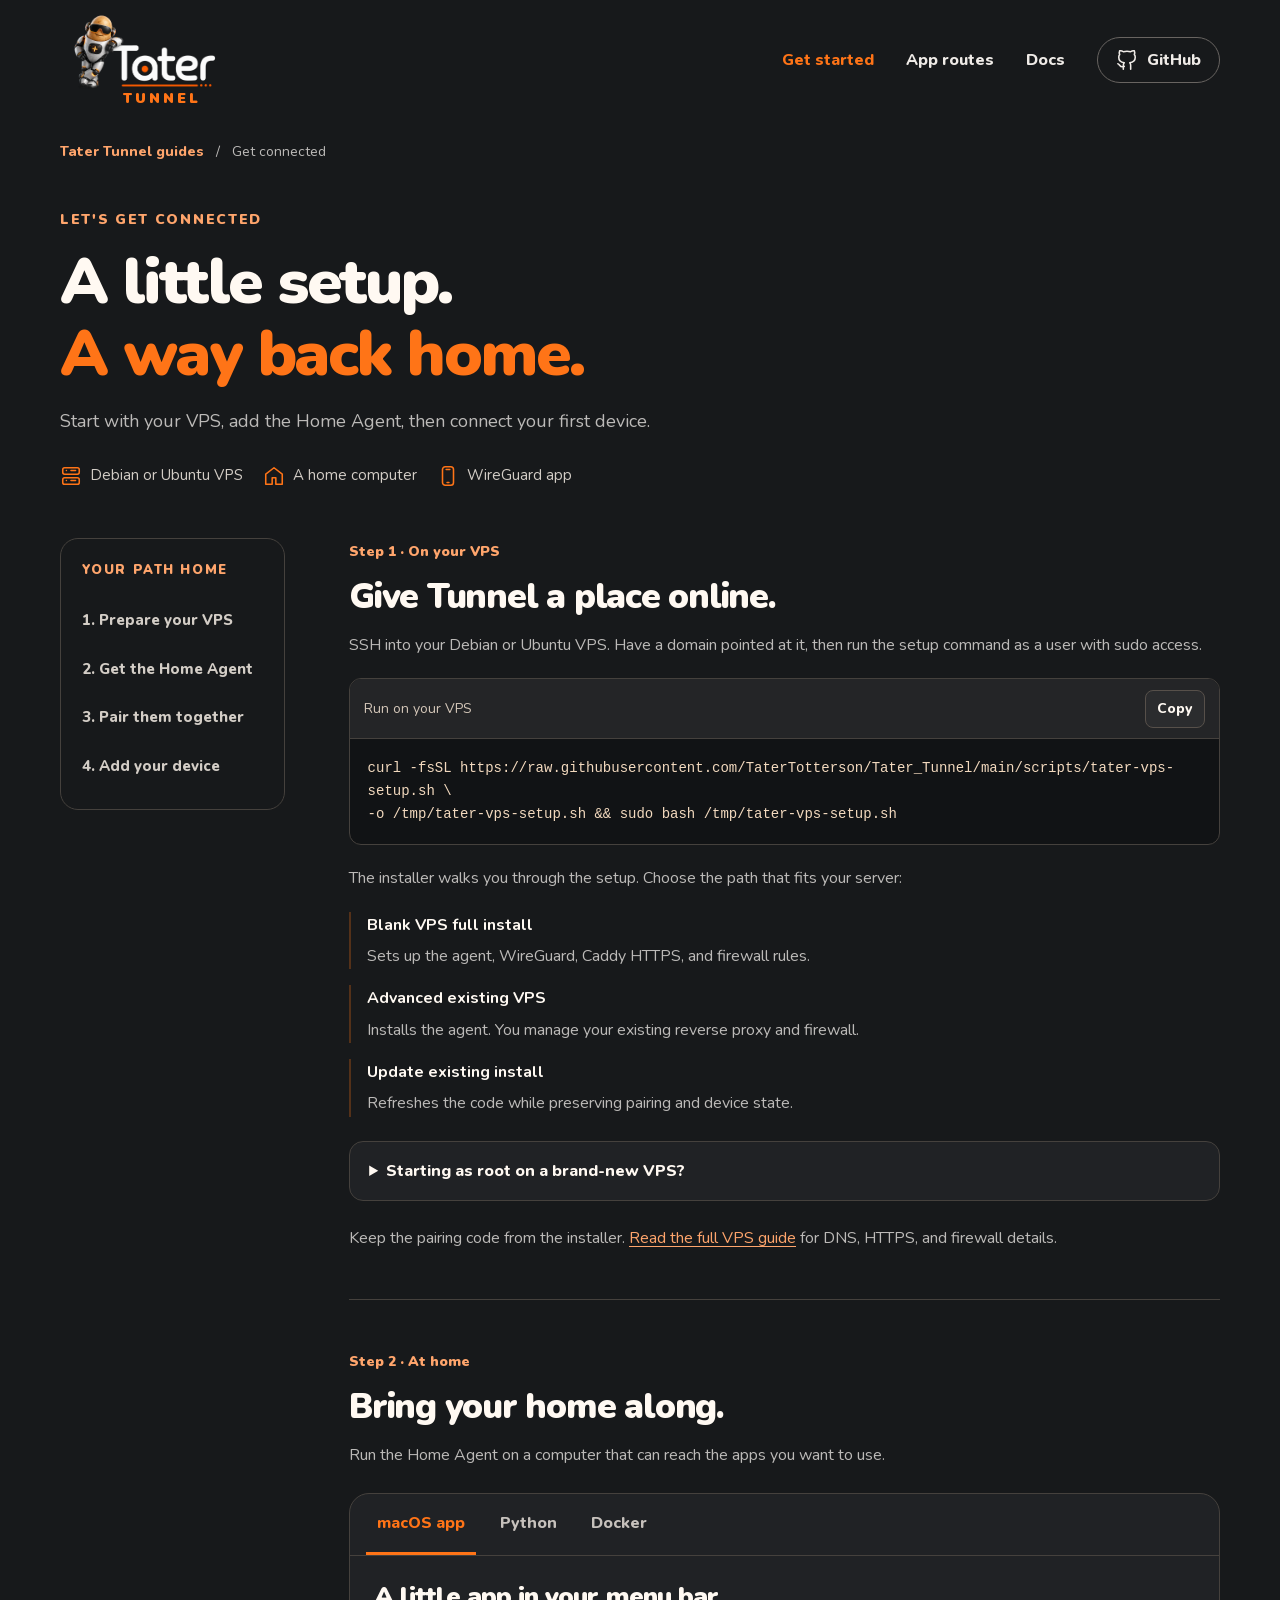
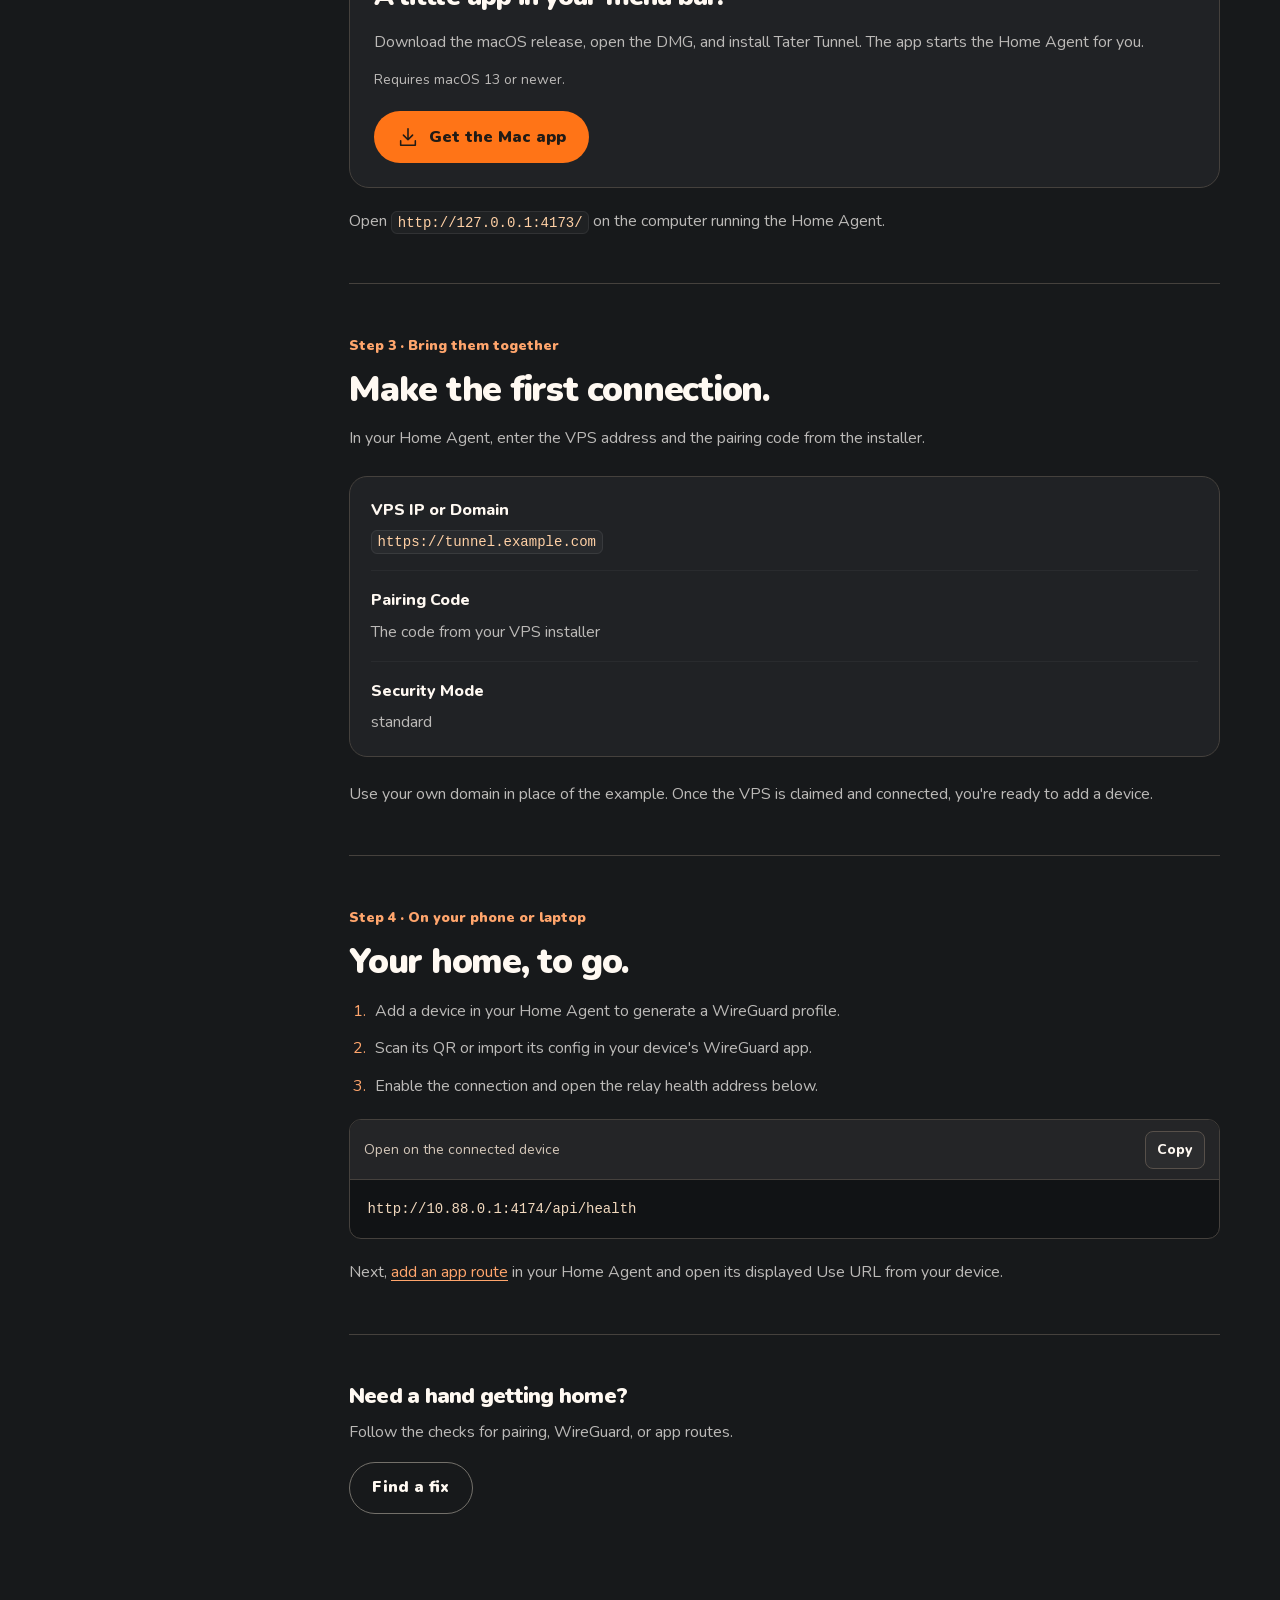
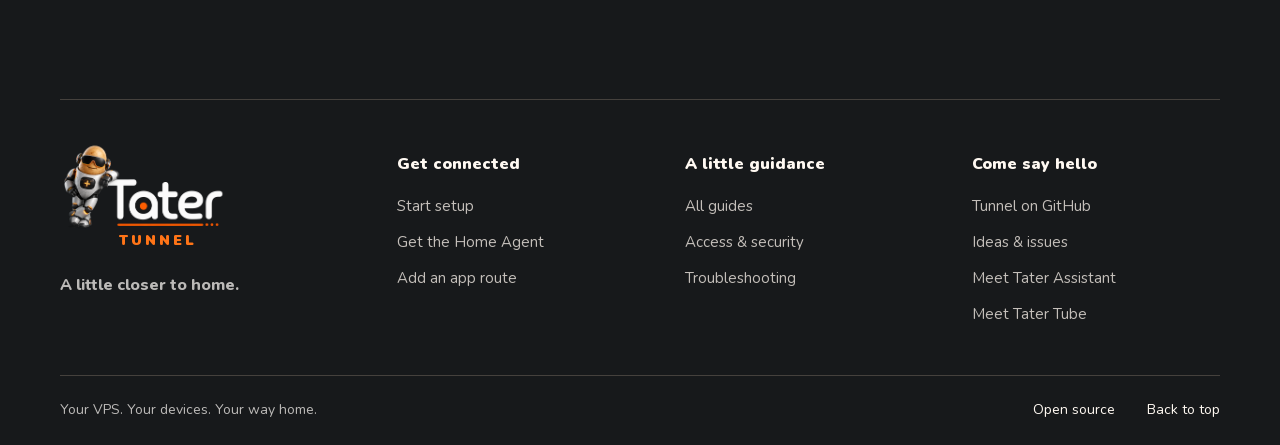
<file: public_html/setup/index.html>
<!DOCTYPE html>
        <html lang="en">
        <head>
          <meta charset="utf-8">
          <meta name="viewport" content="width=device-width, initial-scale=1">
          <meta name="description" content="Set up your VPS, get the Tater Tunnel Home Agent for macOS, Python, or Docker, and connect your first device.">
          <meta name="theme-color" content="#17191b">
          <meta property="og:type" content="website">
          <meta property="og:title" content="Tater Tunnel | Get connected">
          <meta property="og:description" content="Set up your VPS, get the Tater Tunnel Home Agent for macOS, Python, or Docker, and connect your first device.">
          <meta property="og:image" content="https://tatertunnel.com/assets/images/tater-tunnel-hero.png">
          <meta name="twitter:card" content="summary_large_image">
          <title>Tater Tunnel | Get connected</title>
          <link rel="preload" href="../assets/fonts/nunito-latin-variable.woff2" as="font" type="font/woff2" crossorigin>
          <link rel="stylesheet" href="../assets/site.css?v=654da388aa33">
          <script src="../assets/site.js?v=4c81356b1924" defer></script>
        </head>
        <body data-page="setup">
          <a class="skip-link" href="#main-content">Skip to content</a>
          <header class="site-header">
            <a class="brand" href="../index.html" aria-label="Tater Tunnel home"><img src="../assets/images/tater-logo-primary.png" alt="Tater" width="1535" height="1024"><span>Tunnel</span></a>
            <button class="nav-toggle" type="button" aria-expanded="false" aria-controls="site-nav">Menu <span aria-hidden="true">☰</span></button>
            <nav class="site-nav" id="site-nav" aria-label="Main navigation"><a class="nav-link" href="../setup/index.html" aria-current="page">Get started</a>
<a class="nav-link" href="../routes/index.html">App routes</a>
<a class="nav-link" href="../wiki/index.html">Docs</a>
<a class="nav-link nav-link-github" href="https://github.com/TaterTotterson/Tater_Tunnel"><svg class="ui-icon" viewBox="0 0 24 24" fill="none" stroke="currentColor" stroke-width="1.7" stroke-linecap="round" stroke-linejoin="round" aria-hidden="true"><path d="M9 19c-5 2-5-3-7-3m14 6v-4a4 4 0 0 0-1-3c4-.5 6-2 6-6a5 5 0 0 0-1-3 5 5 0 0 0 0-4s-2-.5-4 1a14 14 0 0 0-8 0C6 1.5 4 2 4 2a5 5 0 0 0 0 4 5 5 0 0 0-1 3c0 4 2 5.5 6 6a4 4 0 0 0-1 3v4"/></svg>GitHub</a></nav>
          </header>
          <main id="main-content" tabindex="-1"><div class="docs-breadcrumb"><a href="../wiki/index.html">Tater Tunnel guides</a><span aria-hidden="true">/</span><span>Get connected</span></div>
    <section class="sub-hero"><span class="eyebrow">Let's get connected</span><h1>A little setup.<br><span>A way back home.</span></h1><p>Start with your VPS, add the Home Agent, then connect your first device.</p><div class="prerequisites"><span><svg class="ui-icon" viewBox="0 0 24 24" fill="none" stroke="currentColor" stroke-width="1.7" stroke-linecap="round" stroke-linejoin="round" aria-hidden="true"><rect x="3" y="3" width="18" height="7" rx="2"/><rect x="3" y="14" width="18" height="7" rx="2"/><path d="M7 6h.01M7 17h.01M12 6h5m-5 11h5"/></svg>Debian or Ubuntu VPS</span><span><svg class="ui-icon" viewBox="0 0 24 24" fill="none" stroke="currentColor" stroke-width="1.7" stroke-linecap="round" stroke-linejoin="round" aria-hidden="true"><path d="m3 10 9-7 9 7v11h-7v-7h-4v7H3Z"/></svg>A home computer</span><span><svg class="ui-icon" viewBox="0 0 24 24" fill="none" stroke="currentColor" stroke-width="1.7" stroke-linecap="round" stroke-linejoin="round" aria-hidden="true"><rect x="6" y="2" width="12" height="20" rx="3"/><path d="M10 5h4m-3 14h2"/></svg>WireGuard app</span></div></section>
    <div class="section setup-layout"><aside class="setup-toc" aria-label="Setup steps"><span class="eyebrow">Your path home</span><a href="#vps-setup">1. Prepare your VPS</a><a href="#home-agent">2. Get the Home Agent</a><a href="#pair-vps">3. Pair them together</a><a href="#add-device">4. Add your device</a></aside>
    <div class="setup-guide">
      <section class="setup-step" id="vps-setup"><span class="step-label">Step 1 · On your VPS</span><h2>Give Tunnel a place online.</h2><p>SSH into your Debian or Ubuntu VPS. Have a domain pointed at it, then run the setup command as a user with sudo access.</p>      <div class="command-box">
        <div class="command-head">
          <span>Run on your VPS</span>
          <button type="button" data-copy-code>Copy</button>
        </div>
        <pre><code>curl -fsSL https://raw.githubusercontent.com/TaterTotterson/Tater_Tunnel/main/scripts/tater-vps-setup.sh \
-o /tmp/tater-vps-setup.sh &amp;&amp; sudo bash /tmp/tater-vps-setup.sh</code></pre>
      </div>

        <p>The installer walks you through the setup. Choose the path that fits your server:</p><ul class="choice-list"><li><strong>Blank VPS full install</strong><span>Sets up the agent, WireGuard, Caddy HTTPS, and firewall rules.</span></li><li><strong>Advanced existing VPS</strong><span>Installs the agent. You manage your existing reverse proxy and firewall.</span></li><li><strong>Update existing install</strong><span>Refreshes the code while preserving pairing and device state.</span></li></ul>
        <details class="guide-disclosure"><summary>Starting as root on a brand-new VPS?</summary><p>Run the command without sudo. The menu helps create a sudo user and explains how to reconnect before installing Tunnel.</p>      <div class="command-box">
        <div class="command-head">
          <span>Fresh VPS, logged in as root</span>
          <button type="button" data-copy-code>Copy</button>
        </div>
        <pre><code>curl -fsSL https://raw.githubusercontent.com/TaterTotterson/Tater_Tunnel/main/scripts/tater-vps-setup.sh \
-o /tmp/tater-vps-setup.sh &amp;&amp; bash /tmp/tater-vps-setup.sh</code></pre>
      </div>
</details>
        <p>Keep the pairing code from the installer. <a href="../wiki/vps-install.html">Read the full VPS guide</a> for DNS, HTTPS, and firewall details.</p>
      </section>
      <section class="setup-step" id="home-agent"><span class="step-label">Step 2 · At home</span><h2>Bring your home along.</h2><p>Run the Home Agent on a computer that can reach the apps you want to use.</p>
        <div class="setup-picker" data-tabs><div class="setup-tabs" role="tablist" aria-label="Home Agent installation"><a role="tab" id="tab-mac" href="#home-mac" aria-controls="home-mac" aria-selected="true">macOS app</a><a role="tab" id="tab-python" href="#home-python" aria-controls="home-python" aria-selected="false">Python</a><a role="tab" id="tab-docker" href="#home-docker" aria-controls="home-docker" aria-selected="false">Docker</a></div>
          <section class="setup-panel" role="tabpanel" id="home-mac" aria-labelledby="tab-mac" tabindex="0"><h3>A little app in your menu bar.</h3><p>Download the macOS release, open the DMG, and install Tater Tunnel. The app starts the Home Agent for you.</p><p class="small-note">Requires macOS 13 or newer.</p><a class="button" href="https://github.com/TaterTotterson/Tater_Tunnel/releases/latest"><svg class="ui-icon" viewBox="0 0 24 24" fill="none" stroke="currentColor" stroke-width="1.7" stroke-linecap="round" stroke-linejoin="round" aria-hidden="true"><path d="M12 3v12m-5-5 5 5 5-5M4 16v5h16v-5"/></svg>Get the Mac app</a></section>
          <section class="setup-panel" role="tabpanel" id="home-python" aria-labelledby="tab-python" tabindex="0"><h3>Run it from your terminal.</h3><p>With Git and Python 3.11 or newer installed, clone the project and start the Home Agent. Keep it running while you use Tunnel.</p>        <div class="command-box">
          <div class="command-head">
            <span>On your home computer</span>
            <button type="button" data-copy-code>Copy</button>
          </div>
          <pre><code>git clone https://github.com/TaterTotterson/Tater_Tunnel.git
cd Tater_Tunnel
python3 -m tater_tunnel.home_agent --host 127.0.0.1 --port 4173</code></pre>
        </div>
</section>
          <section class="setup-panel" role="tabpanel" id="home-docker" aria-labelledby="tab-docker" tabindex="0"><h3>A spot in your Docker setup.</h3><p>With Docker installed, run the Home Agent with persistent state and config volumes.</p>      <div class="command-box">
        <div class="command-head">
          <span>On your Docker host</span>
          <button type="button" data-copy-code>Copy</button>
        </div>
        <pre><code>docker run -d --name tater-tunnel-home \
-p 127.0.0.1:4173:4173 \
-v tater-tunnel-home-data:/data \
-v tater-tunnel-home-config:/config \
ghcr.io/tatertotterson/tater-tunnel:latest home</code></pre>
      </div>
<p class="small-note">For routes to other containers, use an address reachable from this container. Its localhost is separate from the host's.</p></section>
        </div><p>Open <code>http://127.0.0.1:4173/</code> on the computer running the Home Agent.</p>
      </section>
      <section class="setup-step" id="pair-vps"><span class="step-label">Step 3 · Bring them together</span><h2>Make the first connection.</h2><p>In your Home Agent, enter the VPS address and the pairing code from the installer.</p><dl class="pairing-values"><div><dt>VPS IP or Domain</dt><dd><code>https://tunnel.example.com</code></dd></div><div><dt>Pairing Code</dt><dd>The code from your VPS installer</dd></div><div><dt>Security Mode</dt><dd>standard</dd></div></dl><p>Use your own domain in place of the example. Once the VPS is claimed and connected, you're ready to add a device.</p></section>
      <section class="setup-step" id="add-device"><span class="step-label">Step 4 · On your phone or laptop</span><h2>Your home, to go.</h2><ol class="number-list"><li>Add a device in your Home Agent to generate a WireGuard profile.</li><li>Scan its QR or import its config in your device's WireGuard app.</li><li>Enable the connection and open the relay health address below.</li></ol><div class="command-box">
  <div class="command-head">
    <span>Open on the connected device</span>
    <button type="button" data-copy-code>Copy</button>
  </div>
  <pre><code>http://10.88.0.1:4174/api/health</code></pre>
</div>
<p>Next, <a href="../routes/index.html">add an app route</a> in your Home Agent and open its displayed Use URL from your device.</p></section>
      <div class="help-callout"><div><h3>Need a hand getting home?</h3><p>Follow the checks for pairing, WireGuard, or app routes.</p></div><a class="button button-secondary" href="../troubleshooting/index.html">Find a fix</a></div>
    </div></div></main>
          <footer class="site-footer">
            <div class="footer-main"><div class="footer-brand"><a class="brand" href="../index.html" aria-label="Tater Tunnel home"><img src="../assets/images/tater-logo-primary.png" alt="Tater" width="1535" height="1024" loading="lazy"><span>Tunnel</span></a><p>A little closer to home.</p></div><div class="footer-column"><h2>Get connected</h2><a href="../setup/index.html">Start setup</a><a href="../setup/index.html#home-agent">Get the Home Agent</a><a href="../routes/index.html">Add an app route</a></div><div class="footer-column"><h2>A little guidance</h2><a href="../wiki/index.html">All guides</a><a href="../security/index.html">Access &amp; security</a><a href="../troubleshooting/index.html">Troubleshooting</a></div><div class="footer-column"><h2>Come say hello</h2><a href="https://github.com/TaterTotterson/Tater_Tunnel">Tunnel on GitHub</a><a href="https://github.com/TaterTotterson/Tater_Tunnel/issues">Ideas &amp; issues</a><a href="https://taterassistant.com">Meet Tater Assistant</a><a href="https://tatertube.tv">Meet Tater Tube</a></div></div>
            <div class="footer-bottom"><p>Your VPS. Your devices. Your way home.</p><a href="https://github.com/TaterTotterson/Tater_Tunnel-Website/blob/main/LICENSE">Open source</a><a href="#">Back to top</a></div>
          </footer>
        </body>
        </html>
</file>
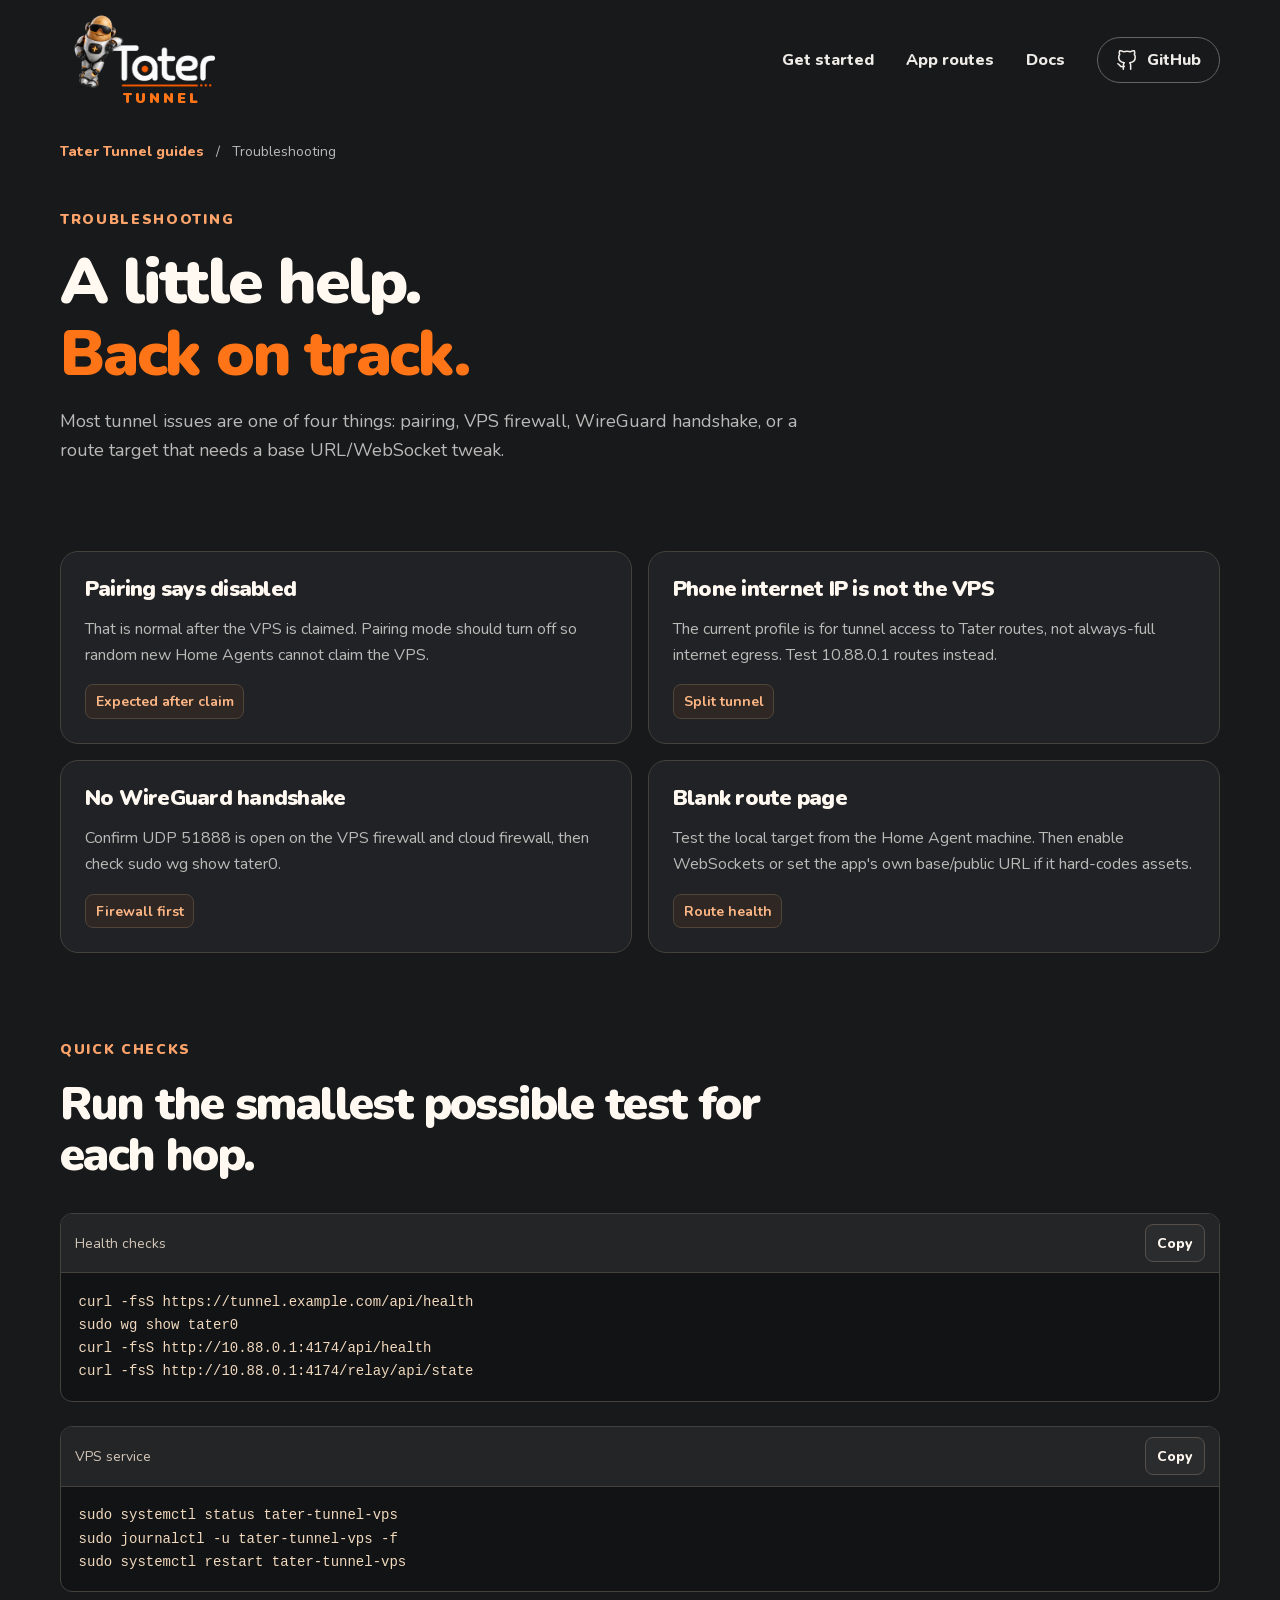
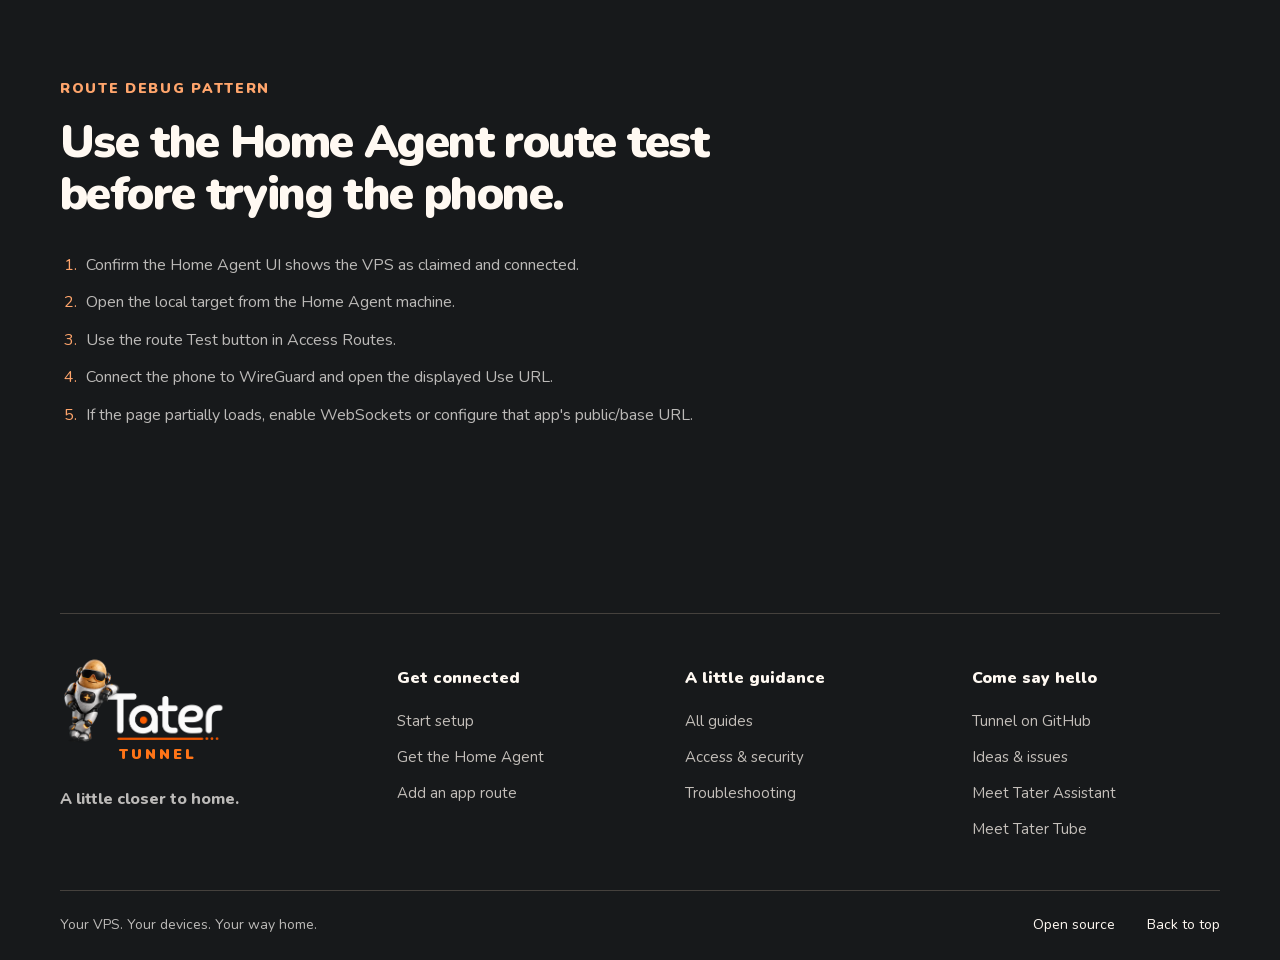
<file: public_html/troubleshooting/index.html>
<!DOCTYPE html>
        <html lang="en">
        <head>
          <meta charset="utf-8">
          <meta name="viewport" content="width=device-width, initial-scale=1">
          <meta name="description" content="Tater Tunnel troubleshooting checks for pairing, WireGuard, firewall, relay routes, and services.">
          <meta name="theme-color" content="#17191b">
          <meta property="og:type" content="website">
          <meta property="og:title" content="Tater Tunnel | Troubleshooting">
          <meta property="og:description" content="Tater Tunnel troubleshooting checks for pairing, WireGuard, firewall, relay routes, and services.">
          <meta property="og:image" content="https://tatertunnel.com/assets/images/tater-tunnel-hero.png">
          <meta name="twitter:card" content="summary_large_image">
          <title>Tater Tunnel | Troubleshooting</title>
          <link rel="preload" href="../assets/fonts/nunito-latin-variable.woff2" as="font" type="font/woff2" crossorigin>
          <link rel="stylesheet" href="../assets/site.css?v=654da388aa33">
          <script src="../assets/site.js?v=4c81356b1924" defer></script>
        </head>
        <body data-page="troubleshooting">
          <a class="skip-link" href="#main-content">Skip to content</a>
          <header class="site-header">
            <a class="brand" href="../index.html" aria-label="Tater Tunnel home"><img src="../assets/images/tater-logo-primary.png" alt="Tater" width="1535" height="1024"><span>Tunnel</span></a>
            <button class="nav-toggle" type="button" aria-expanded="false" aria-controls="site-nav">Menu <span aria-hidden="true">☰</span></button>
            <nav class="site-nav" id="site-nav" aria-label="Main navigation"><a class="nav-link" href="../setup/index.html">Get started</a>
<a class="nav-link" href="../routes/index.html">App routes</a>
<a class="nav-link" href="../wiki/index.html">Docs</a>
<a class="nav-link nav-link-github" href="https://github.com/TaterTotterson/Tater_Tunnel"><svg class="ui-icon" viewBox="0 0 24 24" fill="none" stroke="currentColor" stroke-width="1.7" stroke-linecap="round" stroke-linejoin="round" aria-hidden="true"><path d="M9 19c-5 2-5-3-7-3m14 6v-4a4 4 0 0 0-1-3c4-.5 6-2 6-6a5 5 0 0 0-1-3 5 5 0 0 0 0-4s-2-.5-4 1a14 14 0 0 0-8 0C6 1.5 4 2 4 2a5 5 0 0 0 0 4 5 5 0 0 0-1 3c0 4 2 5.5 6 6a4 4 0 0 0-1 3v4"/></svg>GitHub</a></nav>
          </header>
          <main id="main-content" tabindex="-1"><div class="docs-breadcrumb"><a href="../wiki/index.html">Tater Tunnel guides</a><span aria-hidden="true">/</span><span>Troubleshooting</span></div>
    <section class="sub-hero">
      <span class="eyebrow">Troubleshooting</span>
      <h1>A little help.<br><span>Back on track.</span></h1>
      <p>Most tunnel issues are one of four things: pairing, VPS firewall, WireGuard handshake, or a route target that needs a base URL/WebSocket tweak.</p>
    </section>

    <section class="section">
      <div class="grid grid-2">
        <article class="info-card">
  <h3>Pairing says disabled</h3>
  <p>That is normal after the VPS is claimed. Pairing mode should turn off so random new Home Agents cannot claim the VPS.</p>
  <div class="chip-row"><span class="chip">Expected after claim</span></div>
</article>

        <article class="info-card">
  <h3>Phone internet IP is not the VPS</h3>
  <p>The current profile is for tunnel access to Tater routes, not always-full internet egress. Test 10.88.0.1 routes instead.</p>
  <div class="chip-row"><span class="chip">Split tunnel</span></div>
</article>

        <article class="info-card">
  <h3>No WireGuard handshake</h3>
  <p>Confirm UDP 51888 is open on the VPS firewall and cloud firewall, then check sudo wg show tater0.</p>
  <div class="chip-row"><span class="chip">Firewall first</span></div>
</article>

        <article class="info-card">
  <h3>Blank route page</h3>
  <p>Test the local target from the Home Agent machine. Then enable WebSockets or set the app&#x27;s own base/public URL if it hard-codes assets.</p>
  <div class="chip-row"><span class="chip">Route health</span></div>
</article>

      </div>
    </section>

    <section class="section">
      <div class="section-head">
        <span class="eyebrow">Quick checks</span>
        <h2>Run the smallest possible test for each hop.</h2>
      </div>
              <div class="command-box">
          <div class="command-head">
            <span>Health checks</span>
            <button type="button" data-copy-code>Copy</button>
          </div>
          <pre><code>curl -fsS https://tunnel.example.com/api/health
sudo wg show tater0
curl -fsS http://10.88.0.1:4174/api/health
curl -fsS http://10.88.0.1:4174/relay/api/state</code></pre>
        </div>

              <div class="command-box">
          <div class="command-head">
            <span>VPS service</span>
            <button type="button" data-copy-code>Copy</button>
          </div>
          <pre><code>sudo systemctl status tater-tunnel-vps
sudo journalctl -u tater-tunnel-vps -f
sudo systemctl restart tater-tunnel-vps</code></pre>
        </div>

    </section>

    <section class="section">
      <div class="section-head">
        <span class="eyebrow">Route debug pattern</span>
        <h2>Use the Home Agent route test before trying the phone.</h2>
      </div>
      <ol class="number-list">
        <li>Confirm the Home Agent UI shows the VPS as claimed and connected.</li>
        <li>Open the local target from the Home Agent machine.</li>
        <li>Use the route Test button in Access Routes.</li>
        <li>Connect the phone to WireGuard and open the displayed Use URL.</li>
        <li>If the page partially loads, enable WebSockets or configure that app's public/base URL.</li>
      </ol>
    </section>
    </main>
          <footer class="site-footer">
            <div class="footer-main"><div class="footer-brand"><a class="brand" href="../index.html" aria-label="Tater Tunnel home"><img src="../assets/images/tater-logo-primary.png" alt="Tater" width="1535" height="1024" loading="lazy"><span>Tunnel</span></a><p>A little closer to home.</p></div><div class="footer-column"><h2>Get connected</h2><a href="../setup/index.html">Start setup</a><a href="../setup/index.html#home-agent">Get the Home Agent</a><a href="../routes/index.html">Add an app route</a></div><div class="footer-column"><h2>A little guidance</h2><a href="../wiki/index.html">All guides</a><a href="../security/index.html">Access &amp; security</a><a href="../troubleshooting/index.html">Troubleshooting</a></div><div class="footer-column"><h2>Come say hello</h2><a href="https://github.com/TaterTotterson/Tater_Tunnel">Tunnel on GitHub</a><a href="https://github.com/TaterTotterson/Tater_Tunnel/issues">Ideas &amp; issues</a><a href="https://taterassistant.com">Meet Tater Assistant</a><a href="https://tatertube.tv">Meet Tater Tube</a></div></div>
            <div class="footer-bottom"><p>Your VPS. Your devices. Your way home.</p><a href="https://github.com/TaterTotterson/Tater_Tunnel-Website/blob/main/LICENSE">Open source</a><a href="#">Back to top</a></div>
          </footer>
        </body>
        </html>
</file>
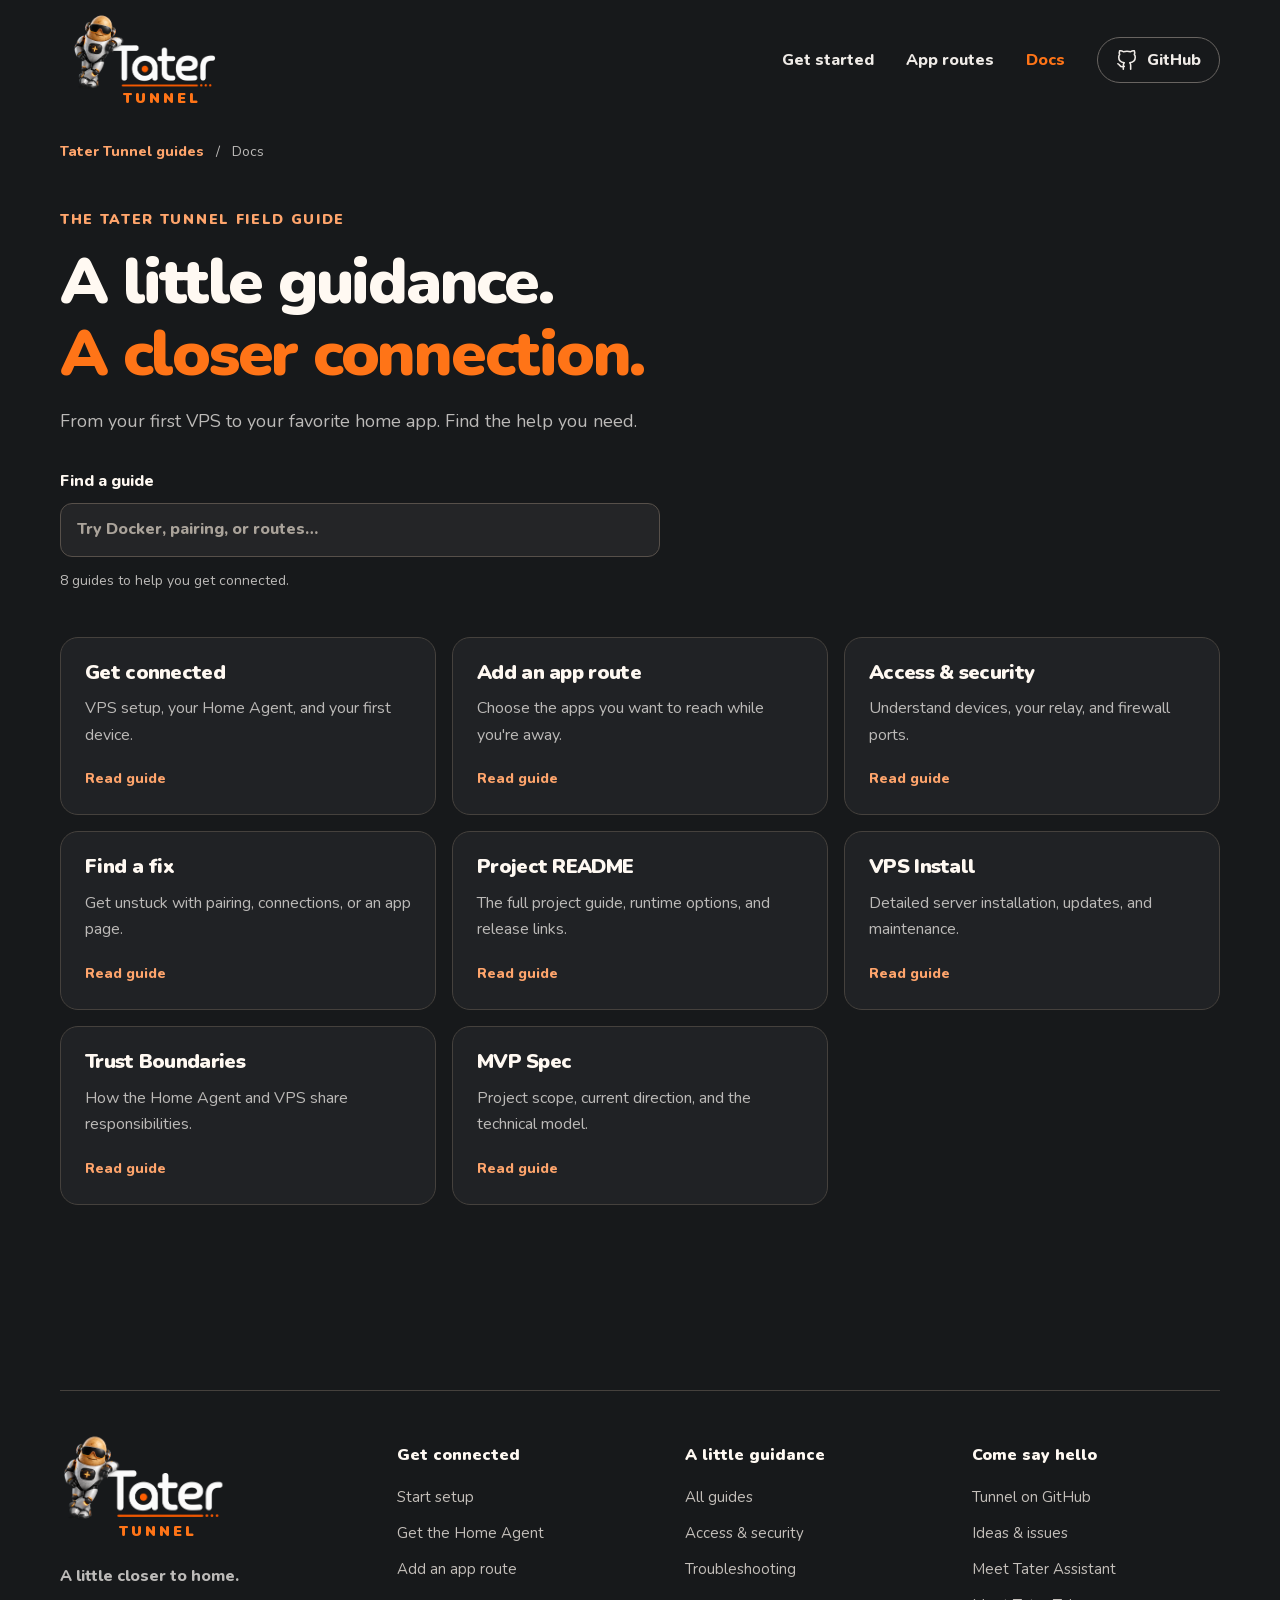
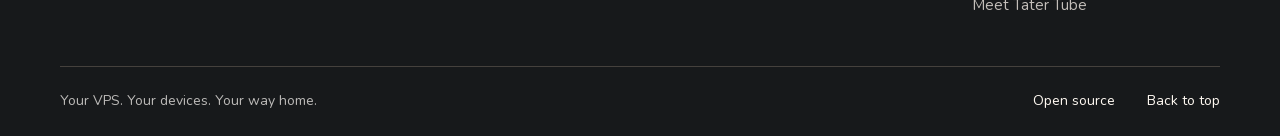
<file: public_html/wiki/index.html>
<!DOCTYPE html>
        <html lang="en">
        <head>
          <meta charset="utf-8">
          <meta name="viewport" content="width=device-width, initial-scale=1">
          <meta name="description" content="Setup guides and reference for your VPS, Home Agent, app routes, and devices.">
          <meta name="theme-color" content="#17191b">
          <meta property="og:type" content="website">
          <meta property="og:title" content="Tater Tunnel | Docs">
          <meta property="og:description" content="Setup guides and reference for your VPS, Home Agent, app routes, and devices.">
          <meta property="og:image" content="https://tatertunnel.com/assets/images/tater-tunnel-hero.png">
          <meta name="twitter:card" content="summary_large_image">
          <title>Tater Tunnel | Docs</title>
          <link rel="preload" href="../assets/fonts/nunito-latin-variable.woff2" as="font" type="font/woff2" crossorigin>
          <link rel="stylesheet" href="../assets/site.css?v=654da388aa33">
          <script src="../assets/site.js?v=4c81356b1924" defer></script>
        </head>
        <body data-page="docs">
          <a class="skip-link" href="#main-content">Skip to content</a>
          <header class="site-header">
            <a class="brand" href="../index.html" aria-label="Tater Tunnel home"><img src="../assets/images/tater-logo-primary.png" alt="Tater" width="1535" height="1024"><span>Tunnel</span></a>
            <button class="nav-toggle" type="button" aria-expanded="false" aria-controls="site-nav">Menu <span aria-hidden="true">☰</span></button>
            <nav class="site-nav" id="site-nav" aria-label="Main navigation"><a class="nav-link" href="../setup/index.html">Get started</a>
<a class="nav-link" href="../routes/index.html">App routes</a>
<a class="nav-link" href="../wiki/index.html" aria-current="page">Docs</a>
<a class="nav-link nav-link-github" href="https://github.com/TaterTotterson/Tater_Tunnel"><svg class="ui-icon" viewBox="0 0 24 24" fill="none" stroke="currentColor" stroke-width="1.7" stroke-linecap="round" stroke-linejoin="round" aria-hidden="true"><path d="M9 19c-5 2-5-3-7-3m14 6v-4a4 4 0 0 0-1-3c4-.5 6-2 6-6a5 5 0 0 0-1-3 5 5 0 0 0 0-4s-2-.5-4 1a14 14 0 0 0-8 0C6 1.5 4 2 4 2a5 5 0 0 0 0 4 5 5 0 0 0-1 3c0 4 2 5.5 6 6a4 4 0 0 0-1 3v4"/></svg>GitHub</a></nav>
          </header>
          <main id="main-content" tabindex="-1"><div class="docs-breadcrumb"><a href="../wiki/index.html">Tater Tunnel guides</a><span aria-hidden="true">/</span><span>Docs</span></div><section class="sub-hero docs-intro"><span class="eyebrow">The Tater Tunnel field guide</span><h1>A little guidance.<br><span>A closer connection.</span></h1><p>From your first VPS to your favorite home app. Find the help you need.</p><label class="guide-search"><span>Find a guide</span><input type="search" placeholder="Try Docker, pairing, or routes…" data-guide-search></label><p class="small-note" role="status" data-guide-count>8 guides to help you get connected.</p></section><section class="section guide-grid" aria-label="Guides"><a class="guide-link" href="../setup/index.html" data-guide data-keywords="macos python docker install pairing qr"><h2>Get connected</h2><p>VPS setup, your Home Agent, and your first device.</p><span>Read guide</span></a><a class="guide-link" href="../routes/index.html" data-guide data-keywords="local target websocket emby home assistant"><h2>Add an app route</h2><p>Choose the apps you want to reach while you&#x27;re away.</p><span>Read guide</span></a><a class="guide-link" href="../security/index.html" data-guide data-keywords="wireguard trust revoke vpn https caddy"><h2>Access &amp; security</h2><p>Understand devices, your relay, and firewall ports.</p><span>Read guide</span></a><a class="guide-link" href="../troubleshooting/index.html" data-guide data-keywords="help troubleshoot handshake blank firewall"><h2>Find a fix</h2><p>Get unstuck with pairing, connections, or an app page.</p><span>Read guide</span></a><a class="guide-link" href="readme.html" data-guide data-keywords="reference source readme"><h2>Project README</h2><p>The full project guide, runtime options, and release links.</p><span>Read guide</span></a><a class="guide-link" href="vps-install.html" data-guide data-keywords="reference source vps install"><h2>VPS Install</h2><p>Detailed server installation, updates, and maintenance.</p><span>Read guide</span></a><a class="guide-link" href="trust-boundaries.html" data-guide data-keywords="reference source trust boundaries"><h2>Trust Boundaries</h2><p>How the Home Agent and VPS share responsibilities.</p><span>Read guide</span></a><a class="guide-link" href="mvp-spec.html" data-guide data-keywords="reference source mvp spec"><h2>MVP Spec</h2><p>Project scope, current direction, and the technical model.</p><span>Read guide</span></a></section><p class="section guide-empty" data-guide-empty hidden>No matching guides. Try a device, feature, or setup step.</p></main>
          <footer class="site-footer">
            <div class="footer-main"><div class="footer-brand"><a class="brand" href="../index.html" aria-label="Tater Tunnel home"><img src="../assets/images/tater-logo-primary.png" alt="Tater" width="1535" height="1024" loading="lazy"><span>Tunnel</span></a><p>A little closer to home.</p></div><div class="footer-column"><h2>Get connected</h2><a href="../setup/index.html">Start setup</a><a href="../setup/index.html#home-agent">Get the Home Agent</a><a href="../routes/index.html">Add an app route</a></div><div class="footer-column"><h2>A little guidance</h2><a href="../wiki/index.html">All guides</a><a href="../security/index.html">Access &amp; security</a><a href="../troubleshooting/index.html">Troubleshooting</a></div><div class="footer-column"><h2>Come say hello</h2><a href="https://github.com/TaterTotterson/Tater_Tunnel">Tunnel on GitHub</a><a href="https://github.com/TaterTotterson/Tater_Tunnel/issues">Ideas &amp; issues</a><a href="https://taterassistant.com">Meet Tater Assistant</a><a href="https://tatertube.tv">Meet Tater Tube</a></div></div>
            <div class="footer-bottom"><p>Your VPS. Your devices. Your way home.</p><a href="https://github.com/TaterTotterson/Tater_Tunnel-Website/blob/main/LICENSE">Open source</a><a href="#">Back to top</a></div>
          </footer>
        </body>
        </html>
</file>
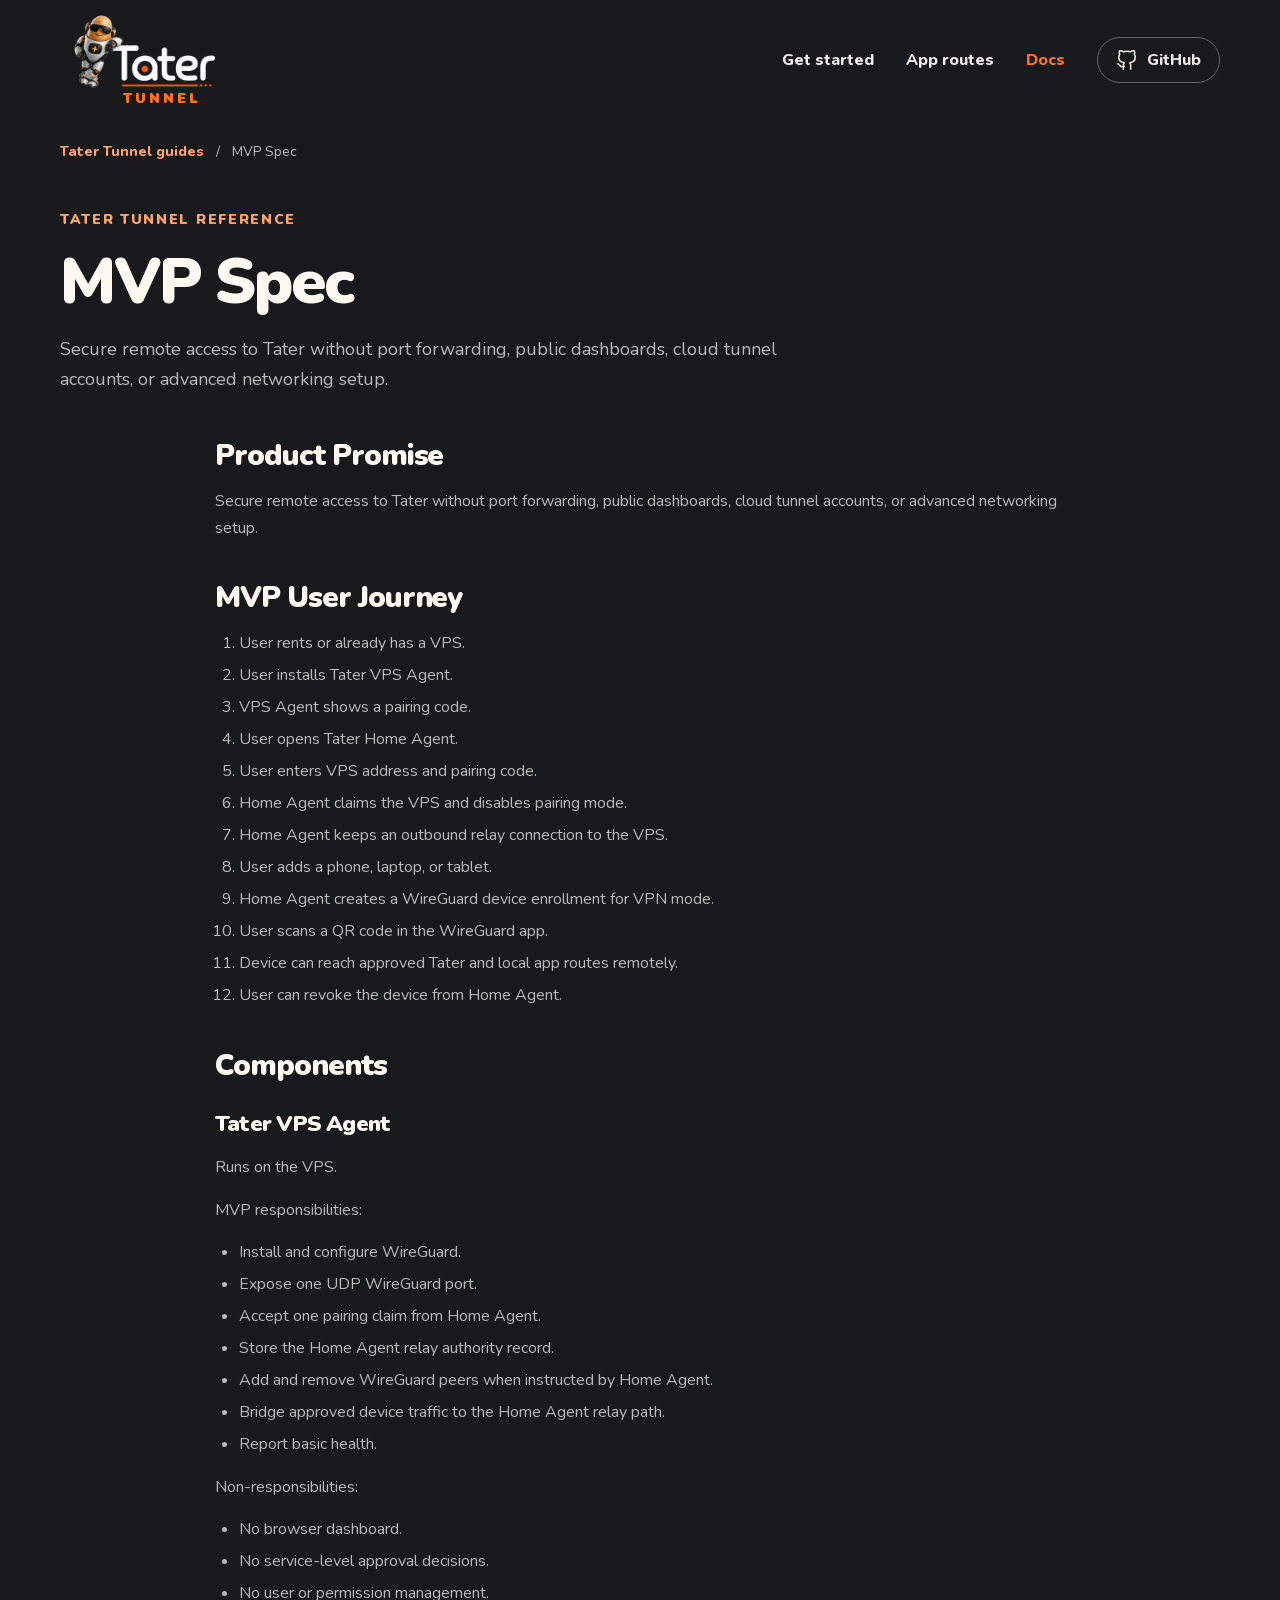
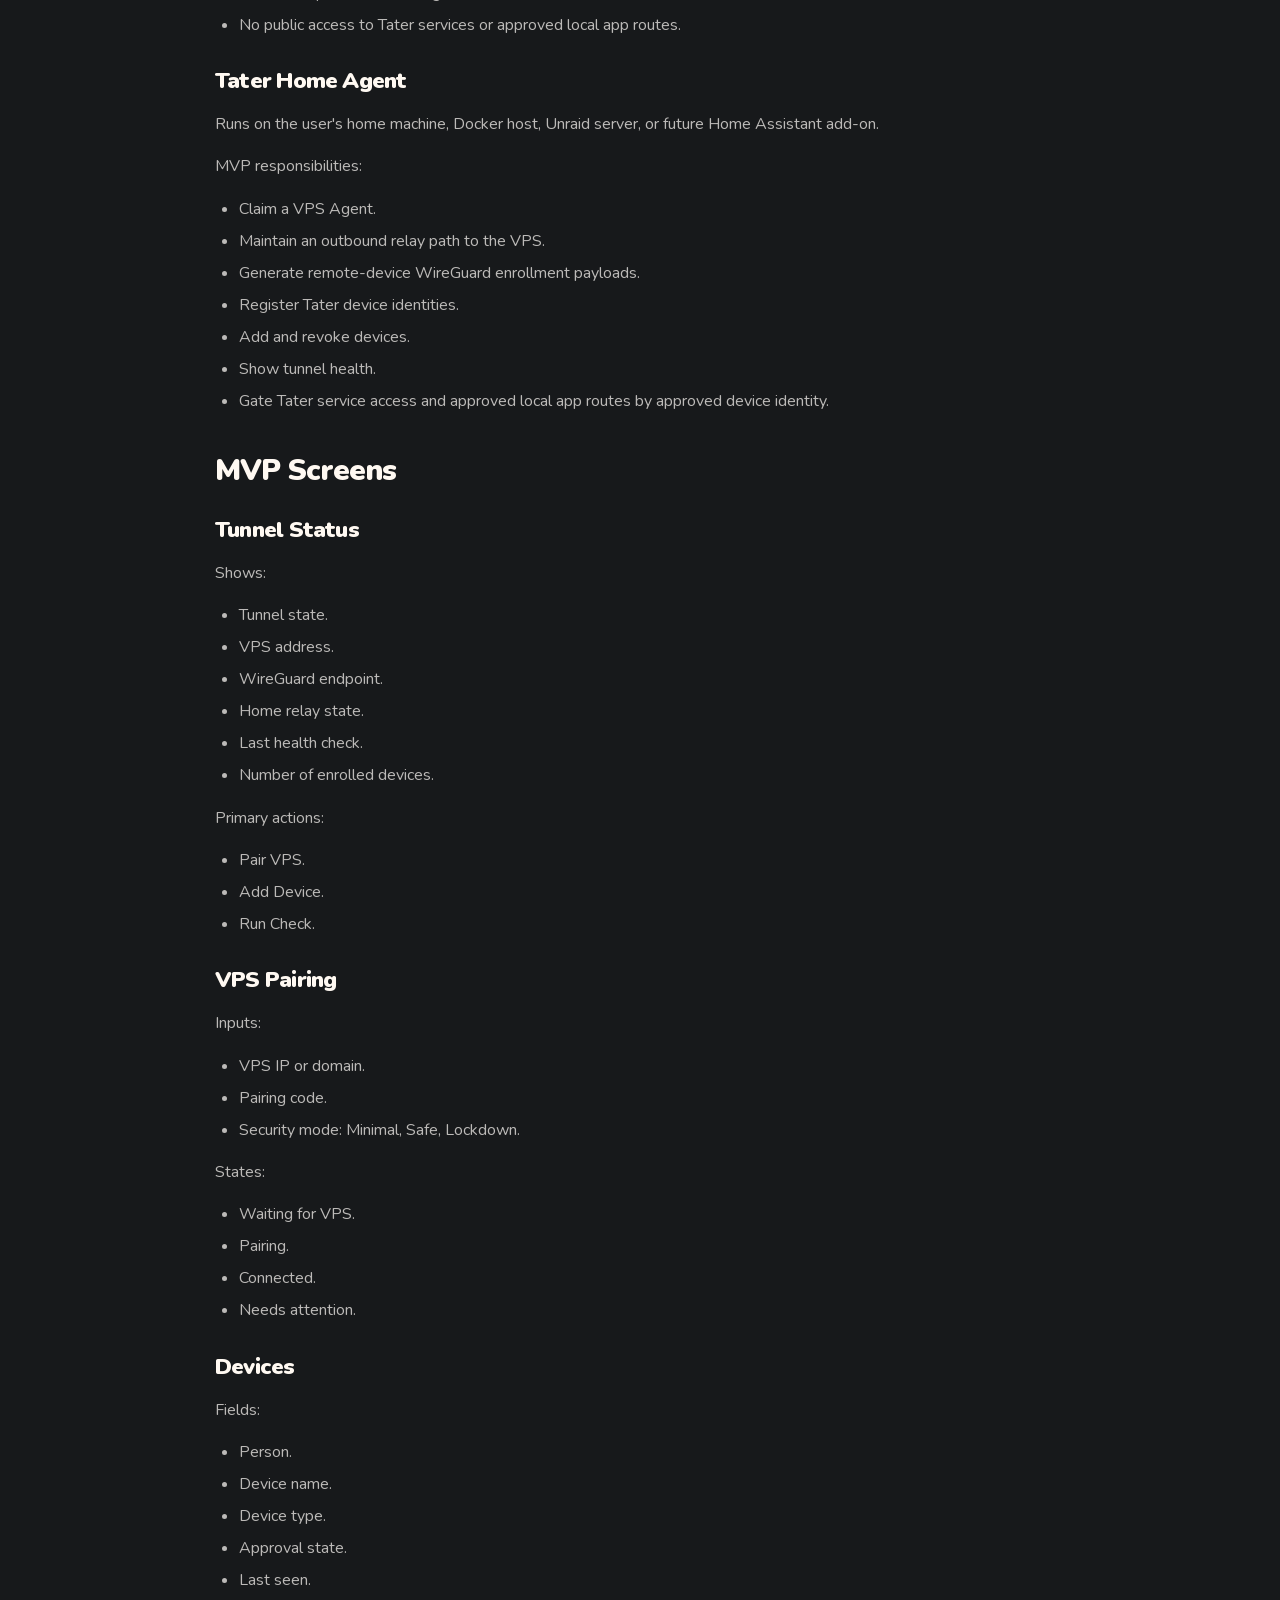
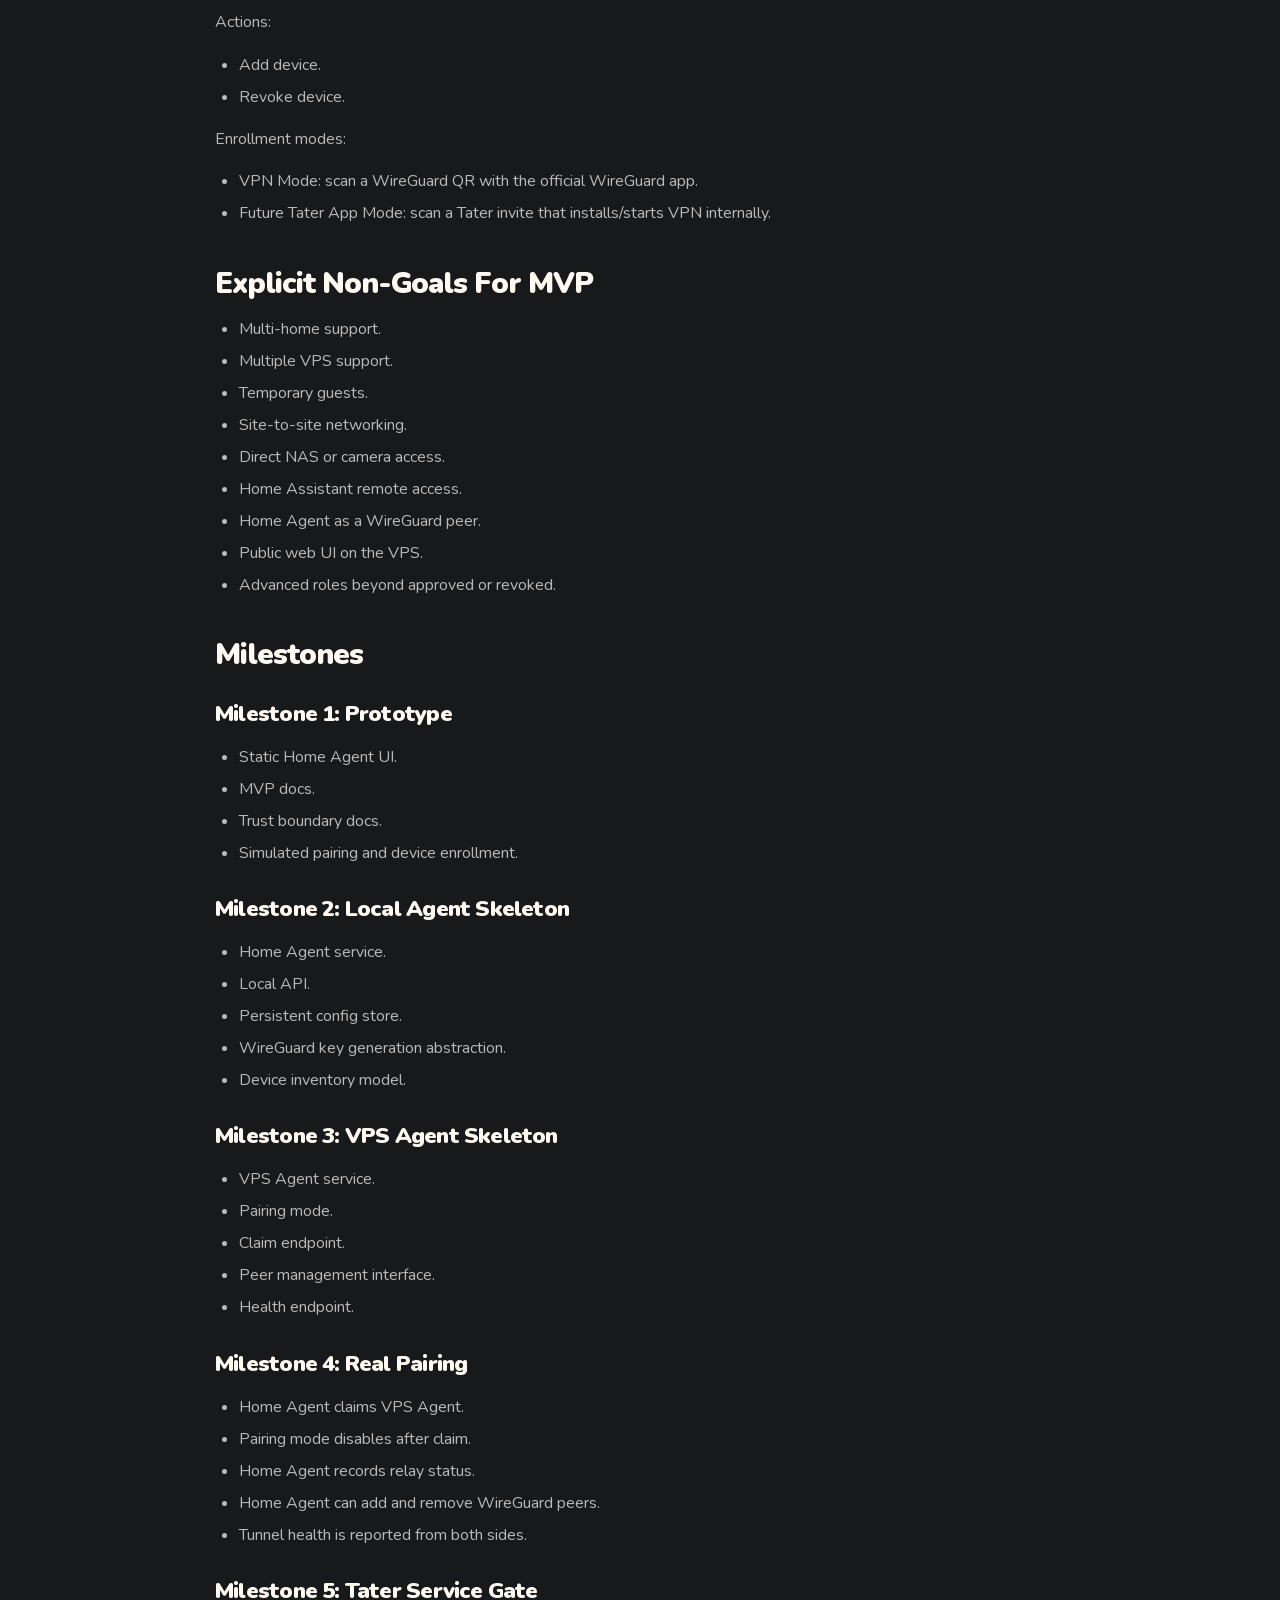
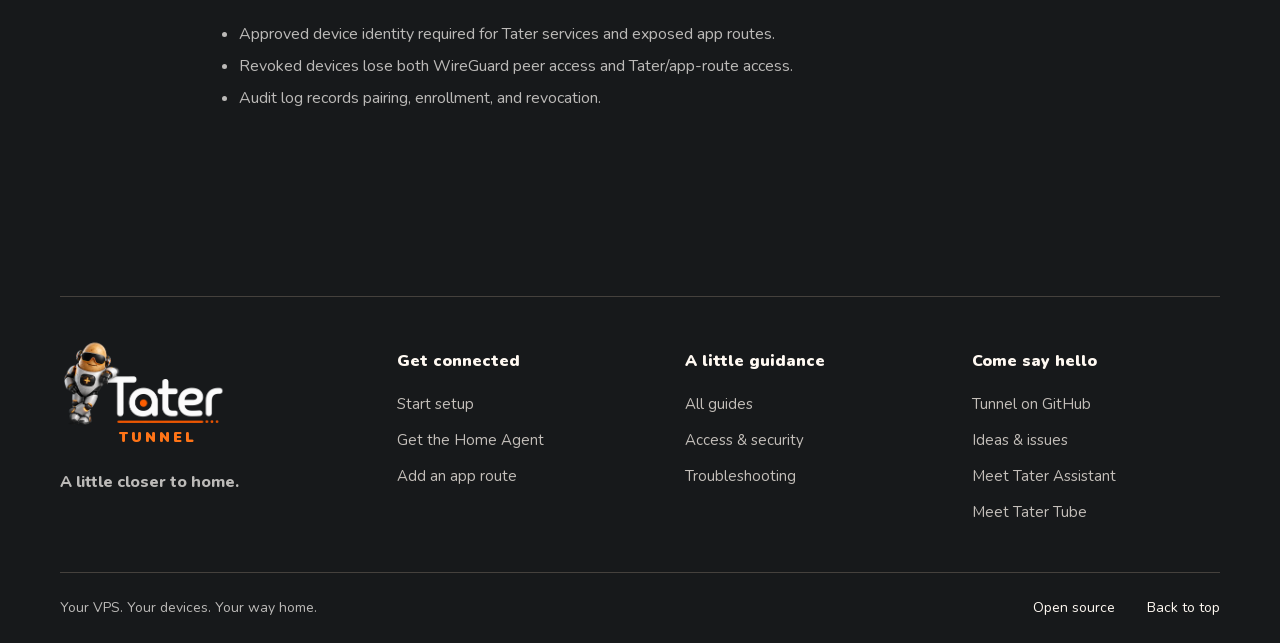
<file: public_html/wiki/mvp-spec.html>
<!DOCTYPE html>
        <html lang="en">
        <head>
          <meta charset="utf-8">
          <meta name="viewport" content="width=device-width, initial-scale=1">
          <meta name="description" content="Secure remote access to Tater without port forwarding, public dashboards, cloud tunnel accounts, or advanced networking setup.">
          <meta name="theme-color" content="#17191b">
          <meta property="og:type" content="website">
          <meta property="og:title" content="Tater Tunnel | MVP Spec">
          <meta property="og:description" content="Secure remote access to Tater without port forwarding, public dashboards, cloud tunnel accounts, or advanced networking setup.">
          <meta property="og:image" content="https://tatertunnel.com/assets/images/tater-tunnel-hero.png">
          <meta name="twitter:card" content="summary_large_image">
          <title>Tater Tunnel | MVP Spec</title>
          <link rel="preload" href="../assets/fonts/nunito-latin-variable.woff2" as="font" type="font/woff2" crossorigin>
          <link rel="stylesheet" href="../assets/site.css?v=654da388aa33">
          <script src="../assets/site.js?v=4c81356b1924" defer></script>
        </head>
        <body data-page="docs">
          <a class="skip-link" href="#main-content">Skip to content</a>
          <header class="site-header">
            <a class="brand" href="../index.html" aria-label="Tater Tunnel home"><img src="../assets/images/tater-logo-primary.png" alt="Tater" width="1535" height="1024"><span>Tunnel</span></a>
            <button class="nav-toggle" type="button" aria-expanded="false" aria-controls="site-nav">Menu <span aria-hidden="true">☰</span></button>
            <nav class="site-nav" id="site-nav" aria-label="Main navigation"><a class="nav-link" href="../setup/index.html">Get started</a>
<a class="nav-link" href="../routes/index.html">App routes</a>
<a class="nav-link" href="../wiki/index.html" aria-current="page">Docs</a>
<a class="nav-link nav-link-github" href="https://github.com/TaterTotterson/Tater_Tunnel"><svg class="ui-icon" viewBox="0 0 24 24" fill="none" stroke="currentColor" stroke-width="1.7" stroke-linecap="round" stroke-linejoin="round" aria-hidden="true"><path d="M9 19c-5 2-5-3-7-3m14 6v-4a4 4 0 0 0-1-3c4-.5 6-2 6-6a5 5 0 0 0-1-3 5 5 0 0 0 0-4s-2-.5-4 1a14 14 0 0 0-8 0C6 1.5 4 2 4 2a5 5 0 0 0 0 4 5 5 0 0 0-1 3c0 4 2 5.5 6 6a4 4 0 0 0-1 3v4"/></svg>GitHub</a></nav>
          </header>
          <main id="main-content" tabindex="-1"><div class="docs-breadcrumb"><a href="../wiki/index.html">Tater Tunnel guides</a><span aria-hidden="true">/</span><span>MVP Spec</span></div>
    <section class="sub-hero doc-sub-hero">
      <span class="eyebrow">Tater Tunnel reference</span>
      <h1>MVP Spec</h1>
      <p>Secure remote access to Tater without port forwarding, public dashboards, cloud tunnel accounts, or advanced networking setup.</p>
    </section>
    <article class="section doc-content">
      <h2>Product Promise</h2>
<p>Secure remote access to Tater without port forwarding, public dashboards, cloud tunnel accounts, or advanced networking setup.</p>
<h2>MVP User Journey</h2>
<ol><li>User rents or already has a VPS.</li><li>User installs Tater VPS Agent.</li><li>VPS Agent shows a pairing code.</li><li>User opens Tater Home Agent.</li><li>User enters VPS address and pairing code.</li><li>Home Agent claims the VPS and disables pairing mode.</li><li>Home Agent keeps an outbound relay connection to the VPS.</li><li>User adds a phone, laptop, or tablet.</li><li>Home Agent creates a WireGuard device enrollment for VPN mode.</li><li>User scans a QR code in the WireGuard app.</li><li>Device can reach approved Tater and local app routes remotely.</li><li>User can revoke the device from Home Agent.</li></ol>
<h2>Components</h2>
<h3>Tater VPS Agent</h3>
<p>Runs on the VPS.</p>
<p>MVP responsibilities:</p>
<ul><li>Install and configure WireGuard.</li><li>Expose one UDP WireGuard port.</li><li>Accept one pairing claim from Home Agent.</li><li>Store the Home Agent relay authority record.</li><li>Add and remove WireGuard peers when instructed by Home Agent.</li><li>Bridge approved device traffic to the Home Agent relay path.</li><li>Report basic health.</li></ul>
<p>Non-responsibilities:</p>
<ul><li>No browser dashboard.</li><li>No service-level approval decisions.</li><li>No user or permission management.</li><li>No public access to Tater services or approved local app routes.</li></ul>
<h3>Tater Home Agent</h3>
<p>Runs on the user&#x27;s home machine, Docker host, Unraid server, or future Home Assistant add-on.</p>
<p>MVP responsibilities:</p>
<ul><li>Claim a VPS Agent.</li><li>Maintain an outbound relay path to the VPS.</li><li>Generate remote-device WireGuard enrollment payloads.</li><li>Register Tater device identities.</li><li>Add and revoke devices.</li><li>Show tunnel health.</li><li>Gate Tater service access and approved local app routes by approved device identity.</li></ul>
<h2>MVP Screens</h2>
<h3>Tunnel Status</h3>
<p>Shows:</p>
<ul><li>Tunnel state.</li><li>VPS address.</li><li>WireGuard endpoint.</li><li>Home relay state.</li><li>Last health check.</li><li>Number of enrolled devices.</li></ul>
<p>Primary actions:</p>
<ul><li>Pair VPS.</li><li>Add Device.</li><li>Run Check.</li></ul>
<h3>VPS Pairing</h3>
<p>Inputs:</p>
<ul><li>VPS IP or domain.</li><li>Pairing code.</li><li>Security mode: Minimal, Safe, Lockdown.</li></ul>
<p>States:</p>
<ul><li>Waiting for VPS.</li><li>Pairing.</li><li>Connected.</li><li>Needs attention.</li></ul>
<h3>Devices</h3>
<p>Fields:</p>
<ul><li>Person.</li><li>Device name.</li><li>Device type.</li><li>Approval state.</li><li>Last seen.</li></ul>
<p>Actions:</p>
<ul><li>Add device.</li><li>Revoke device.</li></ul>
<p>Enrollment modes:</p>
<ul><li>VPN Mode: scan a WireGuard QR with the official WireGuard app.</li><li>Future Tater App Mode: scan a Tater invite that installs/starts VPN internally.</li></ul>
<h2>Explicit Non-Goals For MVP</h2>
<ul><li>Multi-home support.</li><li>Multiple VPS support.</li><li>Temporary guests.</li><li>Site-to-site networking.</li><li>Direct NAS or camera access.</li><li>Home Assistant remote access.</li><li>Home Agent as a WireGuard peer.</li><li>Public web UI on the VPS.</li><li>Advanced roles beyond approved or revoked.</li></ul>
<h2>Milestones</h2>
<h3>Milestone 1: Prototype</h3>
<ul><li>Static Home Agent UI.</li><li>MVP docs.</li><li>Trust boundary docs.</li><li>Simulated pairing and device enrollment.</li></ul>
<h3>Milestone 2: Local Agent Skeleton</h3>
<ul><li>Home Agent service.</li><li>Local API.</li><li>Persistent config store.</li><li>WireGuard key generation abstraction.</li><li>Device inventory model.</li></ul>
<h3>Milestone 3: VPS Agent Skeleton</h3>
<ul><li>VPS Agent service.</li><li>Pairing mode.</li><li>Claim endpoint.</li><li>Peer management interface.</li><li>Health endpoint.</li></ul>
<h3>Milestone 4: Real Pairing</h3>
<ul><li>Home Agent claims VPS Agent.</li><li>Pairing mode disables after claim.</li><li>Home Agent records relay status.</li><li>Home Agent can add and remove WireGuard peers.</li><li>Tunnel health is reported from both sides.</li></ul>
<h3>Milestone 5: Tater Service Gate</h3>
<ul><li>Approved device identity required for Tater services and exposed app routes.</li><li>Revoked devices lose both WireGuard peer access and Tater/app-route access.</li><li>Audit log records pairing, enrollment, and revocation.</li></ul>
    </article>
    </main>
          <footer class="site-footer">
            <div class="footer-main"><div class="footer-brand"><a class="brand" href="../index.html" aria-label="Tater Tunnel home"><img src="../assets/images/tater-logo-primary.png" alt="Tater" width="1535" height="1024" loading="lazy"><span>Tunnel</span></a><p>A little closer to home.</p></div><div class="footer-column"><h2>Get connected</h2><a href="../setup/index.html">Start setup</a><a href="../setup/index.html#home-agent">Get the Home Agent</a><a href="../routes/index.html">Add an app route</a></div><div class="footer-column"><h2>A little guidance</h2><a href="../wiki/index.html">All guides</a><a href="../security/index.html">Access &amp; security</a><a href="../troubleshooting/index.html">Troubleshooting</a></div><div class="footer-column"><h2>Come say hello</h2><a href="https://github.com/TaterTotterson/Tater_Tunnel">Tunnel on GitHub</a><a href="https://github.com/TaterTotterson/Tater_Tunnel/issues">Ideas &amp; issues</a><a href="https://taterassistant.com">Meet Tater Assistant</a><a href="https://tatertube.tv">Meet Tater Tube</a></div></div>
            <div class="footer-bottom"><p>Your VPS. Your devices. Your way home.</p><a href="https://github.com/TaterTotterson/Tater_Tunnel-Website/blob/main/LICENSE">Open source</a><a href="#">Back to top</a></div>
          </footer>
        </body>
        </html>
</file>
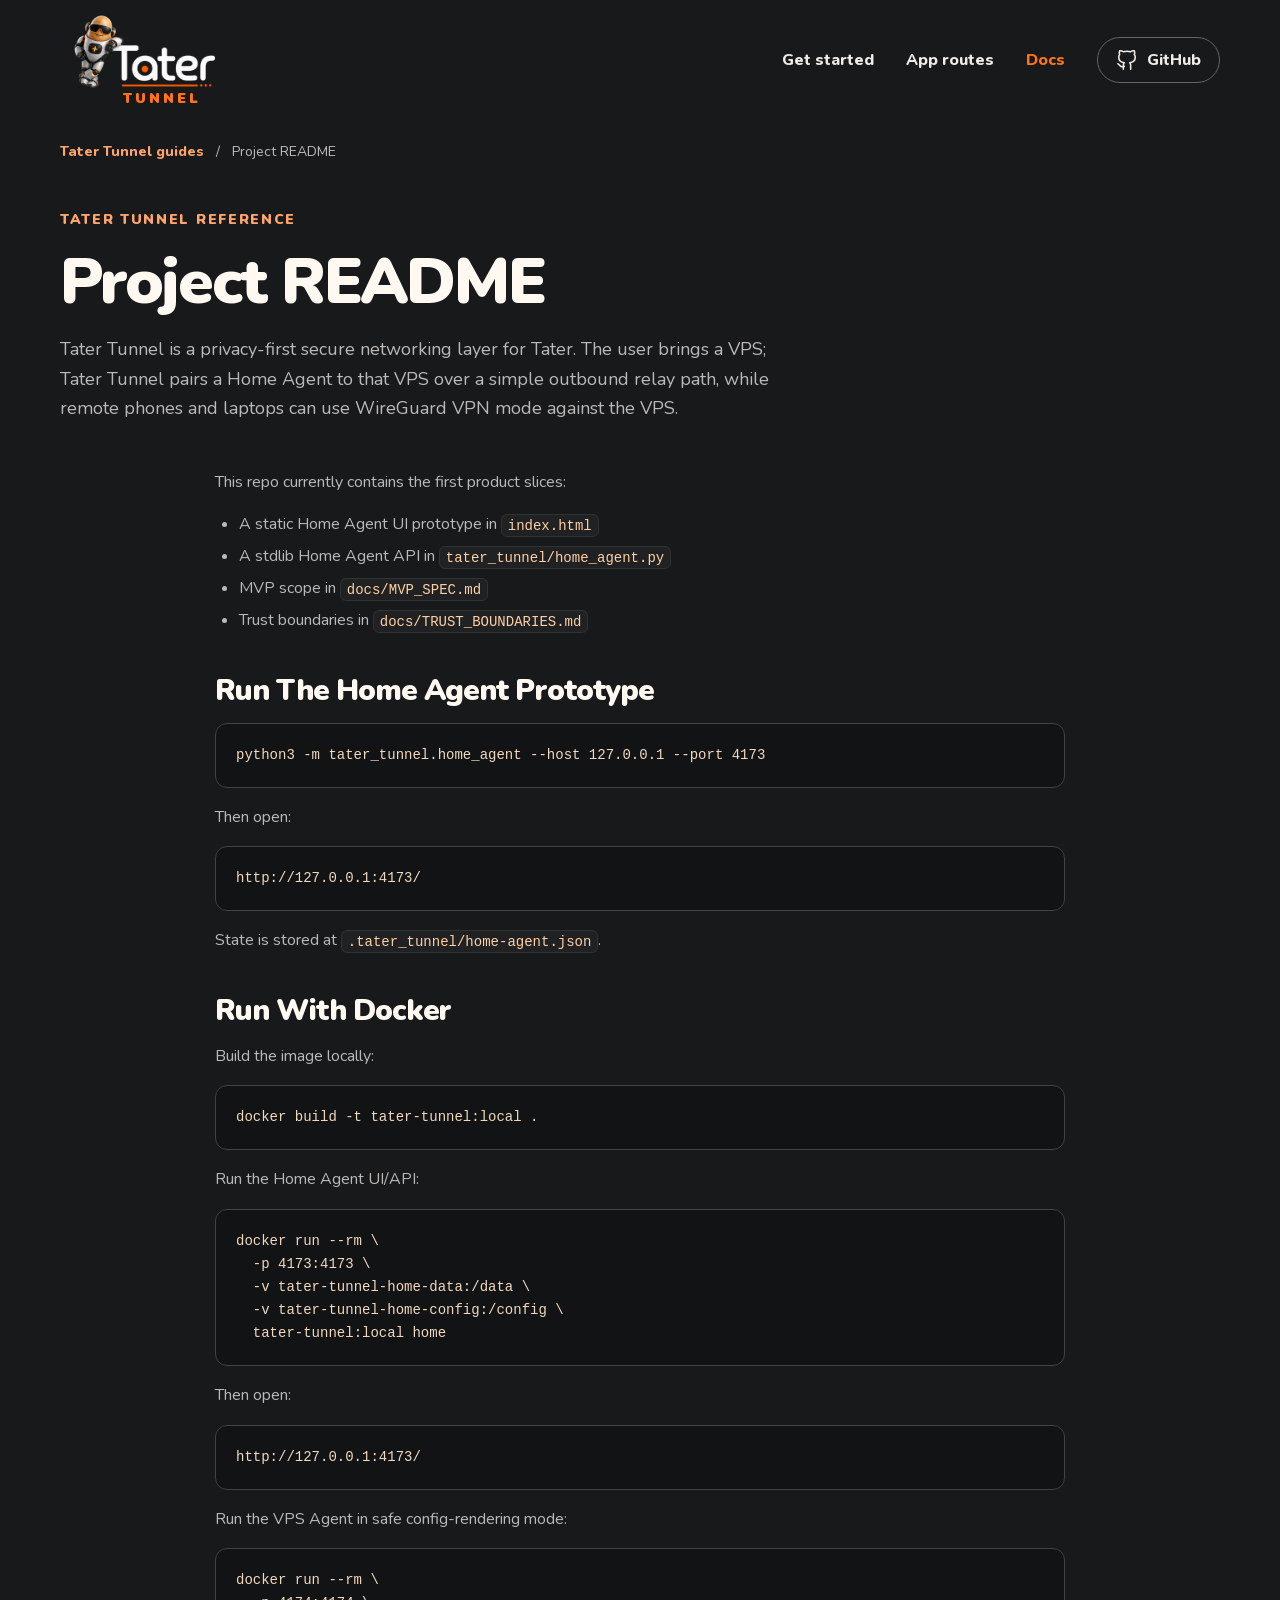
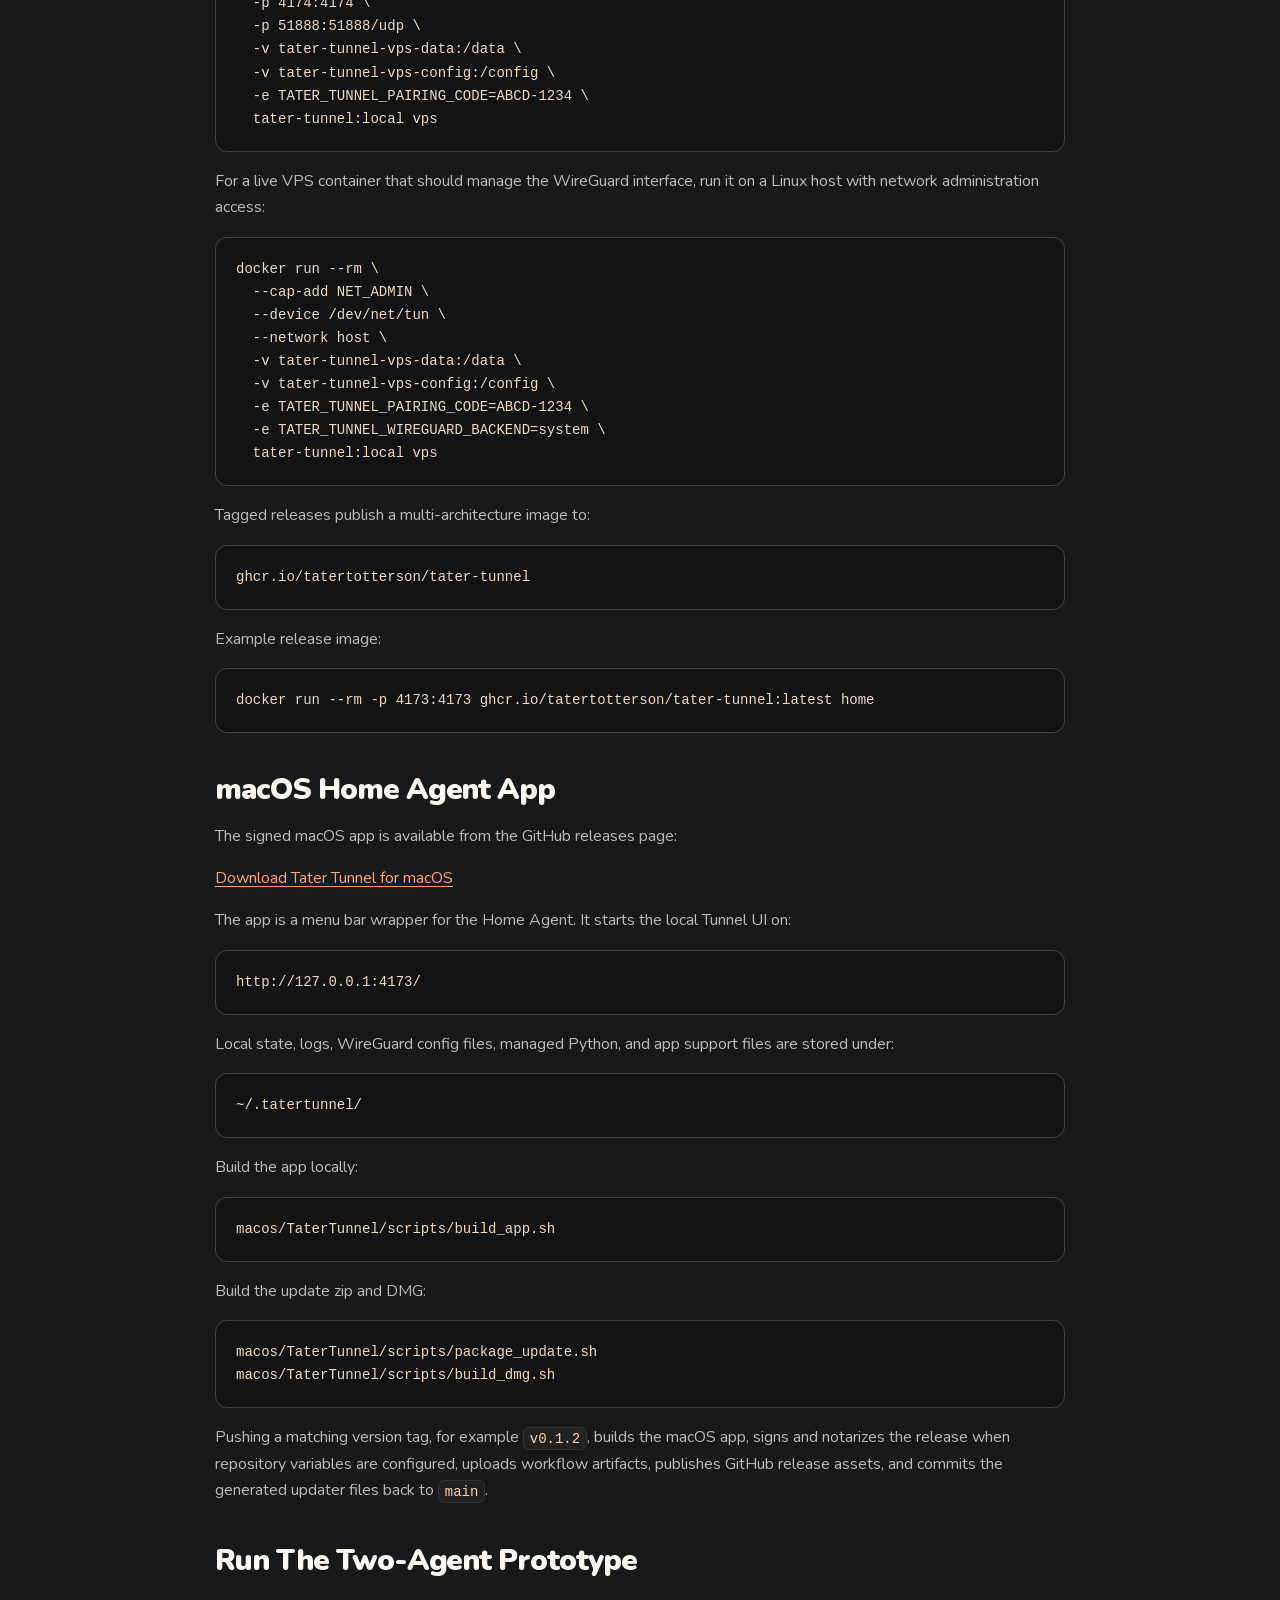
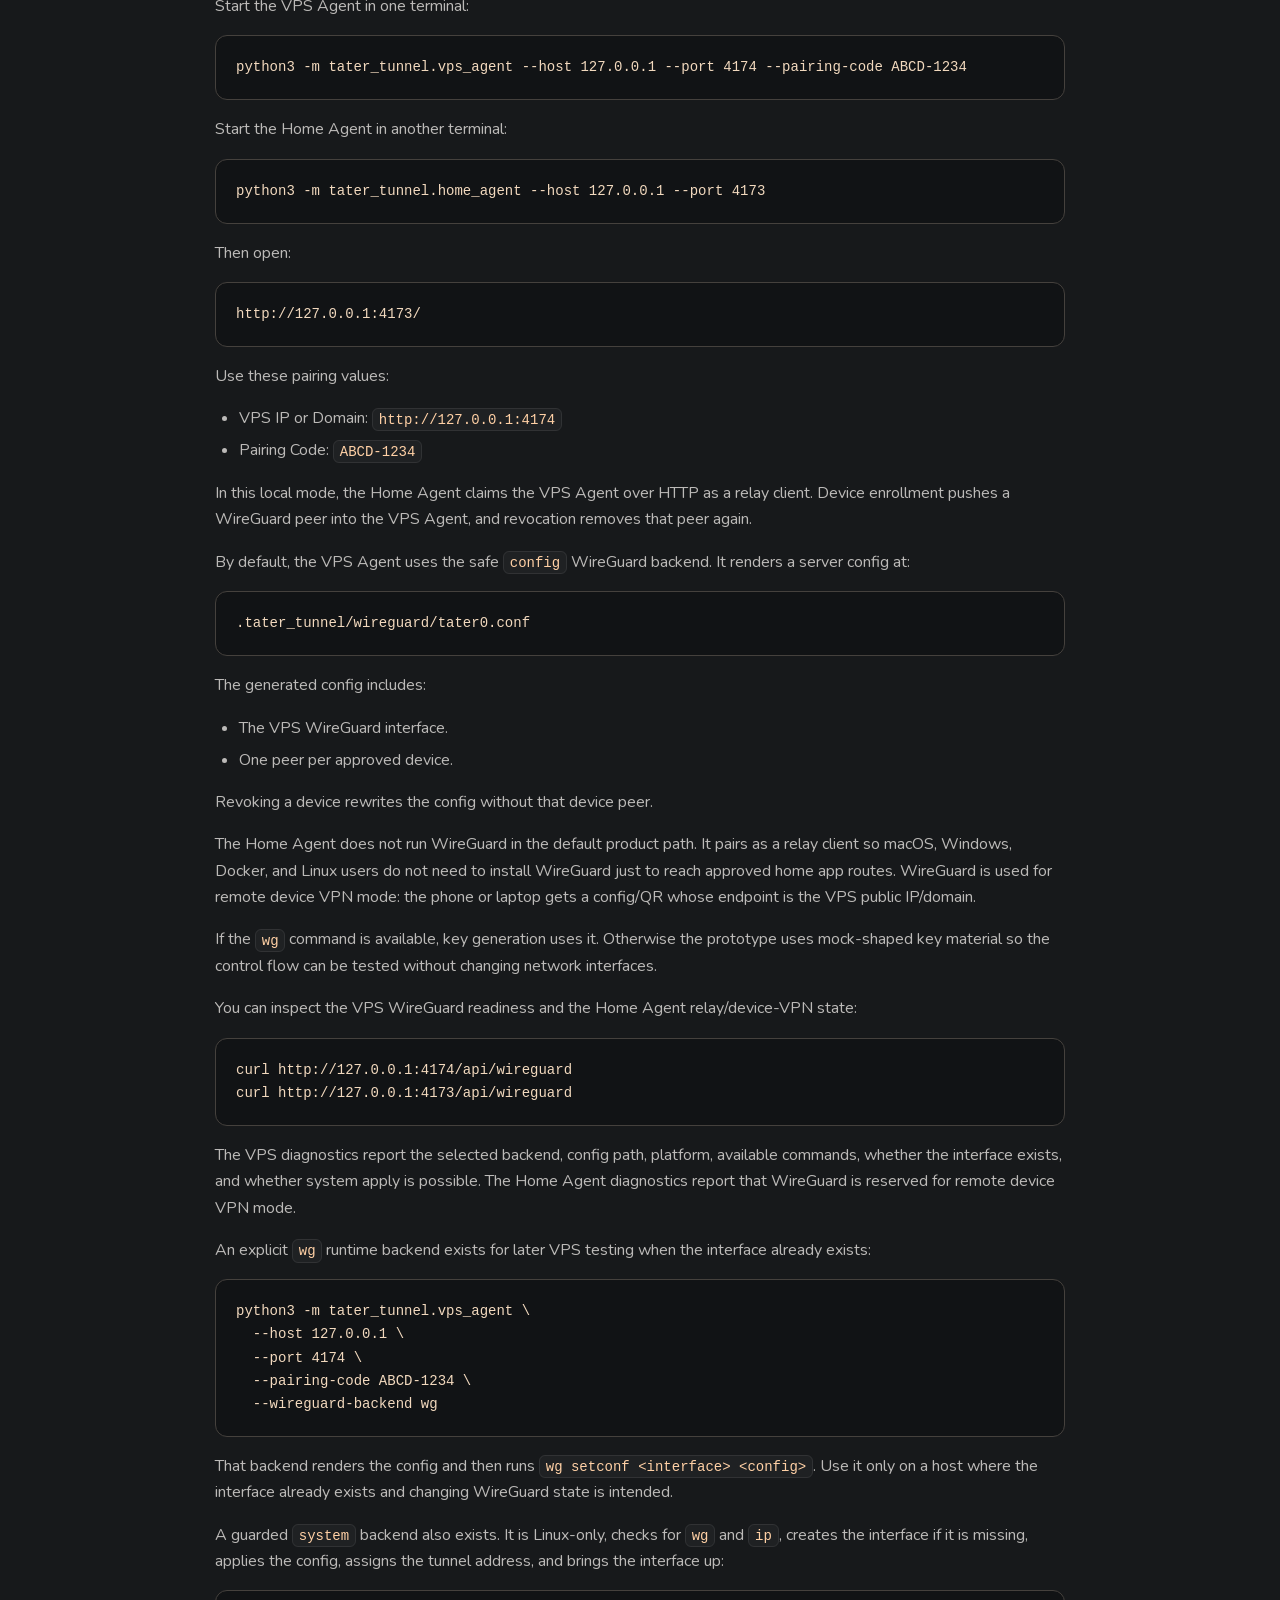
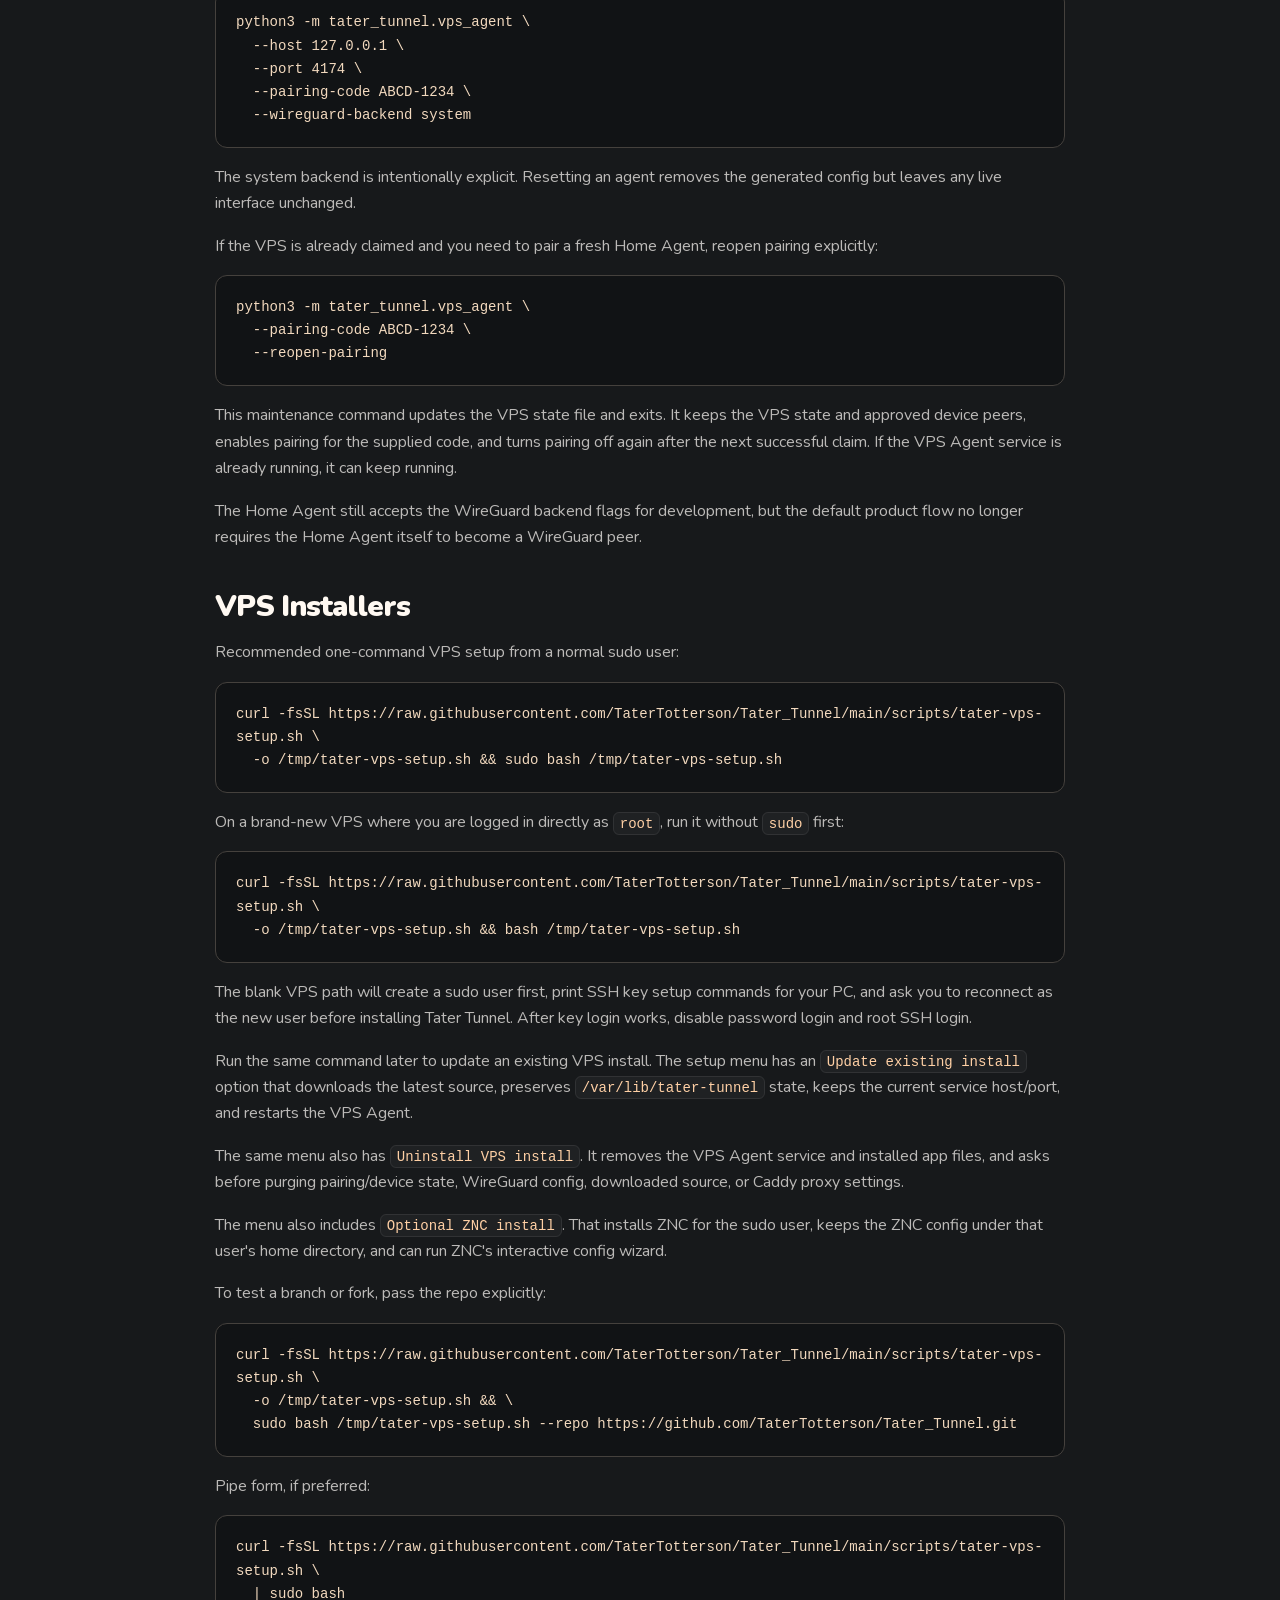
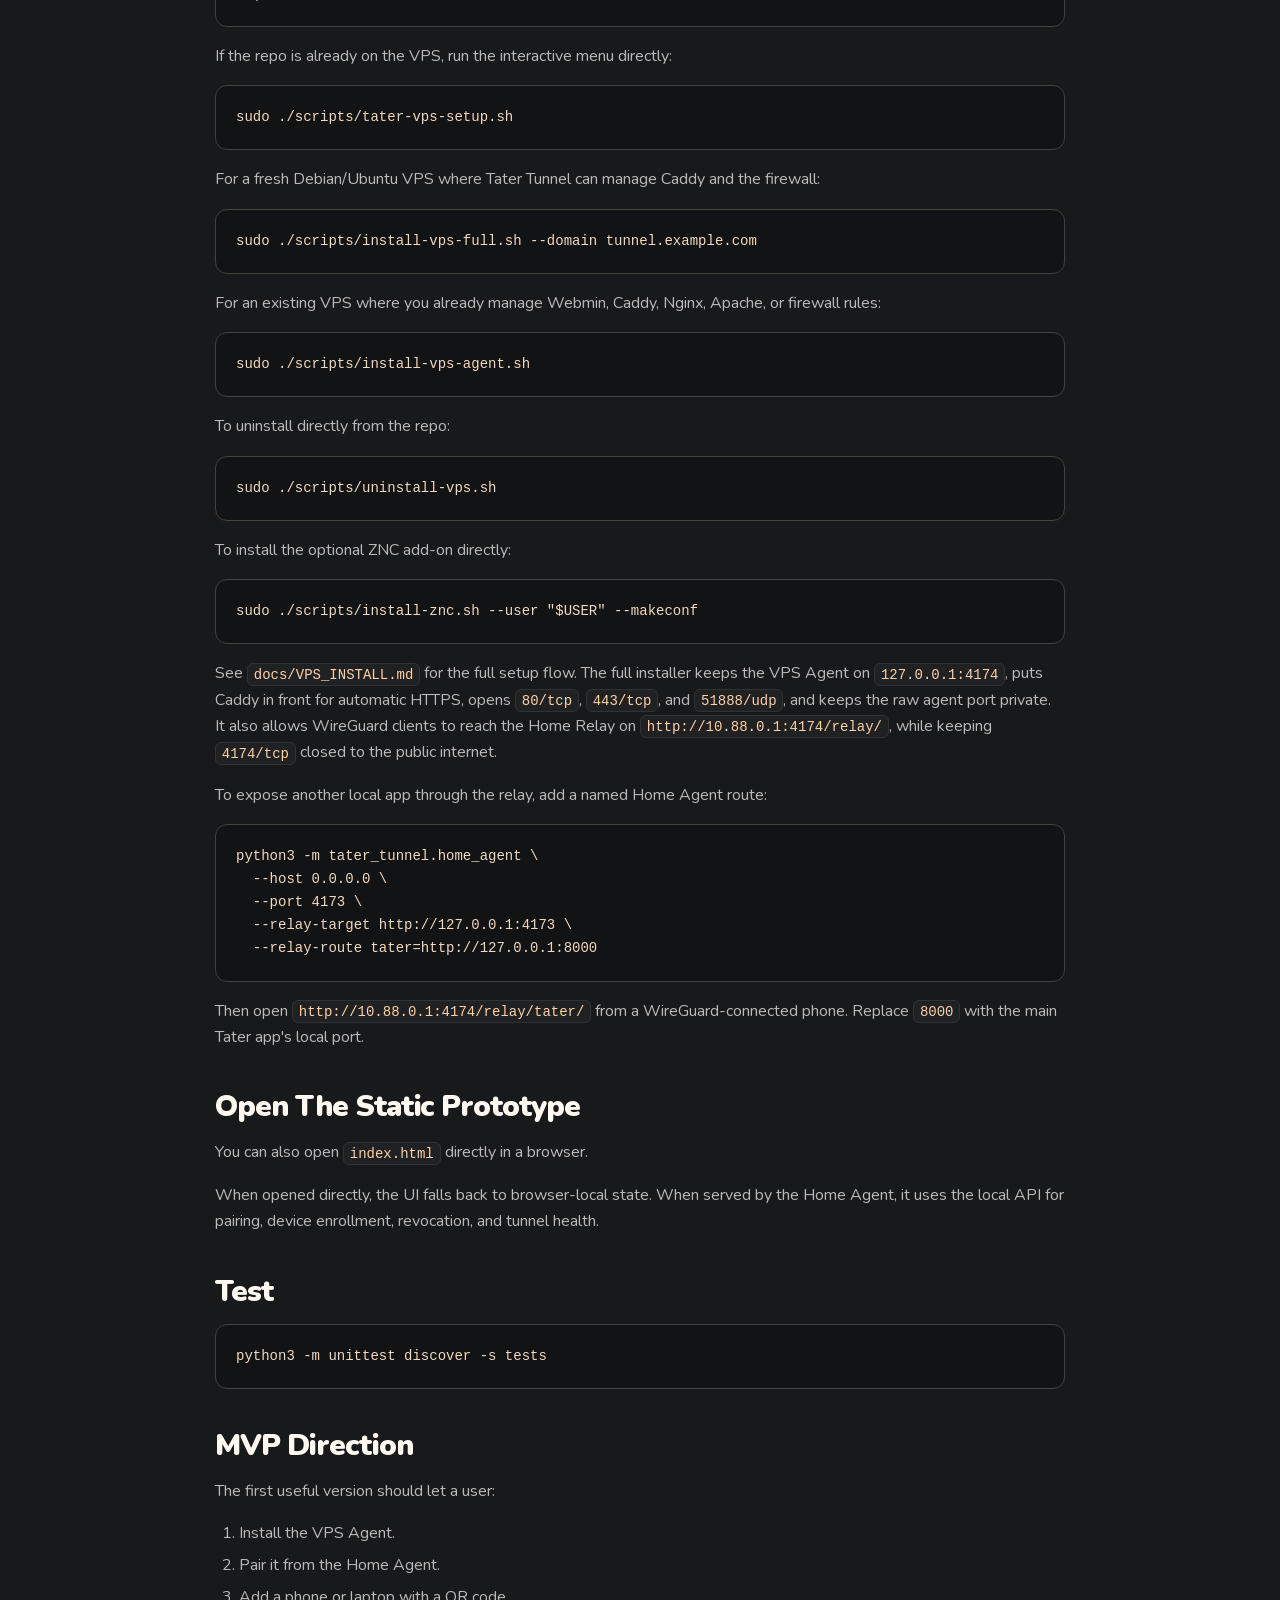
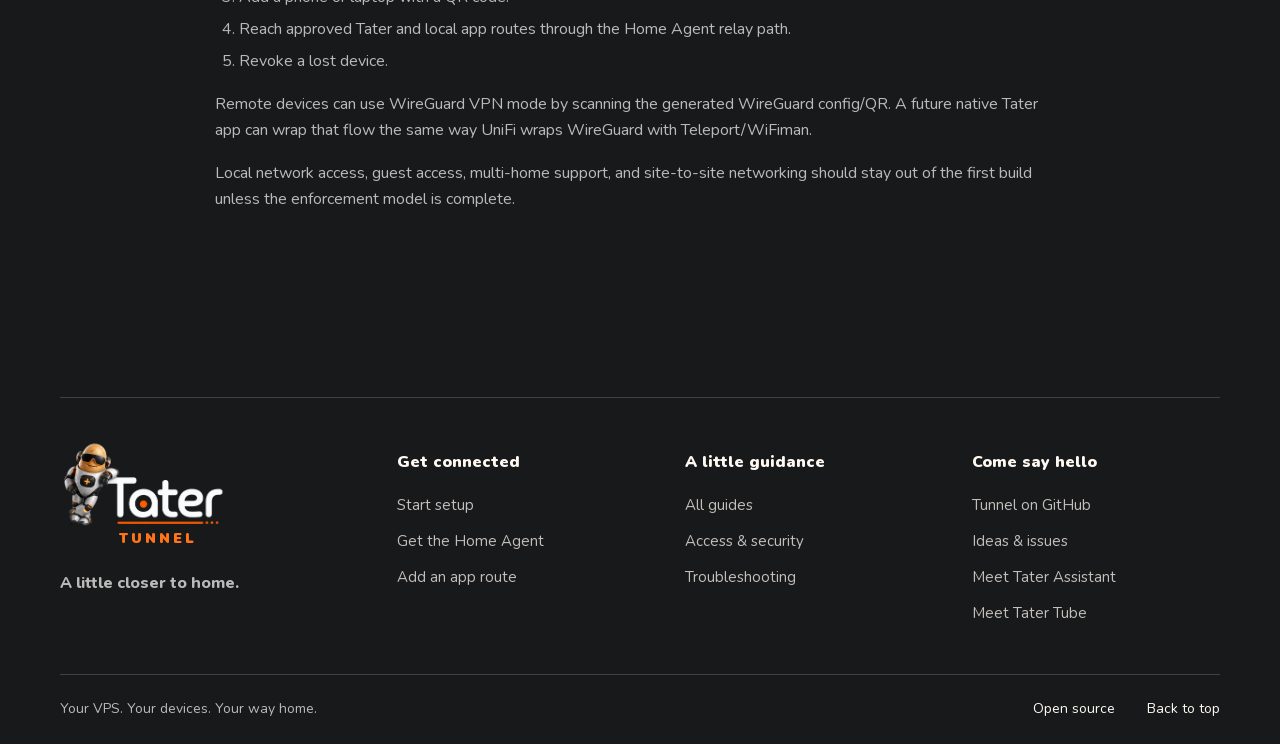
<file: public_html/wiki/readme.html>
<!DOCTYPE html>
        <html lang="en">
        <head>
          <meta charset="utf-8">
          <meta name="viewport" content="width=device-width, initial-scale=1">
          <meta name="description" content="Tater Tunnel is a privacy-first secure networking layer for Tater. The user brings a VPS; Tater Tunnel pairs a Home Agent to that VPS over a simple outbound relay path, while remote phones and laptops can use WireGuard VPN mode against the VPS.">
          <meta name="theme-color" content="#17191b">
          <meta property="og:type" content="website">
          <meta property="og:title" content="Tater Tunnel | Project README">
          <meta property="og:description" content="Tater Tunnel is a privacy-first secure networking layer for Tater. The user brings a VPS; Tater Tunnel pairs a Home Agent to that VPS over a simple outbound relay path, while remote phones and laptops can use WireGuard VPN mode against the VPS.">
          <meta property="og:image" content="https://tatertunnel.com/assets/images/tater-tunnel-hero.png">
          <meta name="twitter:card" content="summary_large_image">
          <title>Tater Tunnel | Project README</title>
          <link rel="preload" href="../assets/fonts/nunito-latin-variable.woff2" as="font" type="font/woff2" crossorigin>
          <link rel="stylesheet" href="../assets/site.css?v=654da388aa33">
          <script src="../assets/site.js?v=4c81356b1924" defer></script>
        </head>
        <body data-page="docs">
          <a class="skip-link" href="#main-content">Skip to content</a>
          <header class="site-header">
            <a class="brand" href="../index.html" aria-label="Tater Tunnel home"><img src="../assets/images/tater-logo-primary.png" alt="Tater" width="1535" height="1024"><span>Tunnel</span></a>
            <button class="nav-toggle" type="button" aria-expanded="false" aria-controls="site-nav">Menu <span aria-hidden="true">☰</span></button>
            <nav class="site-nav" id="site-nav" aria-label="Main navigation"><a class="nav-link" href="../setup/index.html">Get started</a>
<a class="nav-link" href="../routes/index.html">App routes</a>
<a class="nav-link" href="../wiki/index.html" aria-current="page">Docs</a>
<a class="nav-link nav-link-github" href="https://github.com/TaterTotterson/Tater_Tunnel"><svg class="ui-icon" viewBox="0 0 24 24" fill="none" stroke="currentColor" stroke-width="1.7" stroke-linecap="round" stroke-linejoin="round" aria-hidden="true"><path d="M9 19c-5 2-5-3-7-3m14 6v-4a4 4 0 0 0-1-3c4-.5 6-2 6-6a5 5 0 0 0-1-3 5 5 0 0 0 0-4s-2-.5-4 1a14 14 0 0 0-8 0C6 1.5 4 2 4 2a5 5 0 0 0 0 4 5 5 0 0 0-1 3c0 4 2 5.5 6 6a4 4 0 0 0-1 3v4"/></svg>GitHub</a></nav>
          </header>
          <main id="main-content" tabindex="-1"><div class="docs-breadcrumb"><a href="../wiki/index.html">Tater Tunnel guides</a><span aria-hidden="true">/</span><span>Project README</span></div>
    <section class="sub-hero doc-sub-hero">
      <span class="eyebrow">Tater Tunnel reference</span>
      <h1>Project README</h1>
      <p>Tater Tunnel is a privacy-first secure networking layer for Tater. The user brings a VPS; Tater Tunnel pairs a Home Agent to that VPS over a simple outbound relay path, while remote phones and laptops can use WireGuard VPN mode against the VPS.</p>
    </section>
    <article class="section doc-content">
      <p>This repo currently contains the first product slices:</p>
<ul><li>A static Home Agent UI prototype in <code>index.html</code></li><li>A stdlib Home Agent API in <code>tater_tunnel/home_agent.py</code></li><li>MVP scope in <code>docs/MVP_SPEC.md</code></li><li>Trust boundaries in <code>docs/TRUST_BOUNDARIES.md</code></li></ul>
<h2>Run The Home Agent Prototype</h2>
<pre><code>python3 -m tater_tunnel.home_agent --host 127.0.0.1 --port 4173</code></pre>
<p>Then open:</p>
<pre><code>http://127.0.0.1:4173/</code></pre>
<p>State is stored at <code>.tater_tunnel/home-agent.json</code>.</p>
<h2>Run With Docker</h2>
<p>Build the image locally:</p>
<pre><code>docker build -t tater-tunnel:local .</code></pre>
<p>Run the Home Agent UI/API:</p>
<pre><code>docker run --rm \
  -p 4173:4173 \
  -v tater-tunnel-home-data:/data \
  -v tater-tunnel-home-config:/config \
  tater-tunnel:local home</code></pre>
<p>Then open:</p>
<pre><code>http://127.0.0.1:4173/</code></pre>
<p>Run the VPS Agent in safe config-rendering mode:</p>
<pre><code>docker run --rm \
  -p 4174:4174 \
  -p 51888:51888/udp \
  -v tater-tunnel-vps-data:/data \
  -v tater-tunnel-vps-config:/config \
  -e TATER_TUNNEL_PAIRING_CODE=ABCD-1234 \
  tater-tunnel:local vps</code></pre>
<p>For a live VPS container that should manage the WireGuard interface, run it on a Linux host with network administration access:</p>
<pre><code>docker run --rm \
  --cap-add NET_ADMIN \
  --device /dev/net/tun \
  --network host \
  -v tater-tunnel-vps-data:/data \
  -v tater-tunnel-vps-config:/config \
  -e TATER_TUNNEL_PAIRING_CODE=ABCD-1234 \
  -e TATER_TUNNEL_WIREGUARD_BACKEND=system \
  tater-tunnel:local vps</code></pre>
<p>Tagged releases publish a multi-architecture image to:</p>
<pre><code>ghcr.io/tatertotterson/tater-tunnel</code></pre>
<p>Example release image:</p>
<pre><code>docker run --rm -p 4173:4173 ghcr.io/tatertotterson/tater-tunnel:latest home</code></pre>
<h2>macOS Home Agent App</h2>
<p>The signed macOS app is available from the GitHub releases page:</p>
<p><a href="https://github.com/TaterTotterson/Tater_Tunnel/releases/latest">Download Tater Tunnel for macOS</a></p>
<p>The app is a menu bar wrapper for the Home Agent. It starts the local Tunnel UI on:</p>
<pre><code>http://127.0.0.1:4173/</code></pre>
<p>Local state, logs, WireGuard config files, managed Python, and app support files are stored under:</p>
<pre><code>~/.tatertunnel/</code></pre>
<p>Build the app locally:</p>
<pre><code>macos/TaterTunnel/scripts/build_app.sh</code></pre>
<p>Build the update zip and DMG:</p>
<pre><code>macos/TaterTunnel/scripts/package_update.sh
macos/TaterTunnel/scripts/build_dmg.sh</code></pre>
<p>Pushing a matching version tag, for example <code>v0.1.2</code>, builds the macOS app, signs and notarizes the release when repository variables are configured, uploads workflow artifacts, publishes GitHub release assets, and commits the generated updater files back to <code>main</code>.</p>
<h2>Run The Two-Agent Prototype</h2>
<p>Start the VPS Agent in one terminal:</p>
<pre><code>python3 -m tater_tunnel.vps_agent --host 127.0.0.1 --port 4174 --pairing-code ABCD-1234</code></pre>
<p>Start the Home Agent in another terminal:</p>
<pre><code>python3 -m tater_tunnel.home_agent --host 127.0.0.1 --port 4173</code></pre>
<p>Then open:</p>
<pre><code>http://127.0.0.1:4173/</code></pre>
<p>Use these pairing values:</p>
<ul><li>VPS IP or Domain: <code>http://127.0.0.1:4174</code></li><li>Pairing Code: <code>ABCD-1234</code></li></ul>
<p>In this local mode, the Home Agent claims the VPS Agent over HTTP as a relay client. Device enrollment pushes a WireGuard peer into the VPS Agent, and revocation removes that peer again.</p>
<p>By default, the VPS Agent uses the safe <code>config</code> WireGuard backend. It renders a server config at:</p>
<pre><code>.tater_tunnel/wireguard/tater0.conf</code></pre>
<p>The generated config includes:</p>
<ul><li>The VPS WireGuard interface.</li><li>One peer per approved device.</li></ul>
<p>Revoking a device rewrites the config without that device peer.</p>
<p>The Home Agent does not run WireGuard in the default product path. It pairs as a relay client so macOS, Windows, Docker, and Linux users do not need to install WireGuard just to reach approved home app routes. WireGuard is used for remote device VPN mode: the phone or laptop gets a config/QR whose endpoint is the VPS public IP/domain.</p>
<p>If the <code>wg</code> command is available, key generation uses it. Otherwise the prototype uses mock-shaped key material so the control flow can be tested without changing network interfaces.</p>
<p>You can inspect the VPS WireGuard readiness and the Home Agent relay/device-VPN state:</p>
<pre><code>curl http://127.0.0.1:4174/api/wireguard
curl http://127.0.0.1:4173/api/wireguard</code></pre>
<p>The VPS diagnostics report the selected backend, config path, platform, available commands, whether the interface exists, and whether system apply is possible. The Home Agent diagnostics report that WireGuard is reserved for remote device VPN mode.</p>
<p>An explicit <code>wg</code> runtime backend exists for later VPS testing when the interface already exists:</p>
<pre><code>python3 -m tater_tunnel.vps_agent \
  --host 127.0.0.1 \
  --port 4174 \
  --pairing-code ABCD-1234 \
  --wireguard-backend wg</code></pre>
<p>That backend renders the config and then runs <code>wg setconf &lt;interface&gt; &lt;config&gt;</code>. Use it only on a host where the interface already exists and changing WireGuard state is intended.</p>
<p>A guarded <code>system</code> backend also exists. It is Linux-only, checks for <code>wg</code> and <code>ip</code>, creates the interface if it is missing, applies the config, assigns the tunnel address, and brings the interface up:</p>
<pre><code>python3 -m tater_tunnel.vps_agent \
  --host 127.0.0.1 \
  --port 4174 \
  --pairing-code ABCD-1234 \
  --wireguard-backend system</code></pre>
<p>The system backend is intentionally explicit. Resetting an agent removes the generated config but leaves any live interface unchanged.</p>
<p>If the VPS is already claimed and you need to pair a fresh Home Agent, reopen pairing explicitly:</p>
<pre><code>python3 -m tater_tunnel.vps_agent \
  --pairing-code ABCD-1234 \
  --reopen-pairing</code></pre>
<p>This maintenance command updates the VPS state file and exits. It keeps the VPS state and approved device peers, enables pairing for the supplied code, and turns pairing off again after the next successful claim. If the VPS Agent service is already running, it can keep running.</p>
<p>The Home Agent still accepts the WireGuard backend flags for development, but the default product flow no longer requires the Home Agent itself to become a WireGuard peer.</p>
<h2>VPS Installers</h2>
<p>Recommended one-command VPS setup from a normal sudo user:</p>
<pre><code>curl -fsSL https://raw.githubusercontent.com/TaterTotterson/Tater_Tunnel/main/scripts/tater-vps-setup.sh \
  -o /tmp/tater-vps-setup.sh &amp;&amp; sudo bash /tmp/tater-vps-setup.sh</code></pre>
<p>On a brand-new VPS where you are logged in directly as <code>root</code>, run it without <code>sudo</code> first:</p>
<pre><code>curl -fsSL https://raw.githubusercontent.com/TaterTotterson/Tater_Tunnel/main/scripts/tater-vps-setup.sh \
  -o /tmp/tater-vps-setup.sh &amp;&amp; bash /tmp/tater-vps-setup.sh</code></pre>
<p>The blank VPS path will create a sudo user first, print SSH key setup commands for your PC, and ask you to reconnect as the new user before installing Tater Tunnel. After key login works, disable password login and root SSH login.</p>
<p>Run the same command later to update an existing VPS install. The setup menu has an <code>Update existing install</code> option that downloads the latest source, preserves <code>/var/lib/tater-tunnel</code> state, keeps the current service host/port, and restarts the VPS Agent.</p>
<p>The same menu also has <code>Uninstall VPS install</code>. It removes the VPS Agent service and installed app files, and asks before purging pairing/device state, WireGuard config, downloaded source, or Caddy proxy settings.</p>
<p>The menu also includes <code>Optional ZNC install</code>. That installs ZNC for the sudo user, keeps the ZNC config under that user&#x27;s home directory, and can run ZNC&#x27;s interactive config wizard.</p>
<p>To test a branch or fork, pass the repo explicitly:</p>
<pre><code>curl -fsSL https://raw.githubusercontent.com/TaterTotterson/Tater_Tunnel/main/scripts/tater-vps-setup.sh \
  -o /tmp/tater-vps-setup.sh &amp;&amp; \
  sudo bash /tmp/tater-vps-setup.sh --repo https://github.com/TaterTotterson/Tater_Tunnel.git</code></pre>
<p>Pipe form, if preferred:</p>
<pre><code>curl -fsSL https://raw.githubusercontent.com/TaterTotterson/Tater_Tunnel/main/scripts/tater-vps-setup.sh \
  | sudo bash</code></pre>
<p>If the repo is already on the VPS, run the interactive menu directly:</p>
<pre><code>sudo ./scripts/tater-vps-setup.sh</code></pre>
<p>For a fresh Debian/Ubuntu VPS where Tater Tunnel can manage Caddy and the firewall:</p>
<pre><code>sudo ./scripts/install-vps-full.sh --domain tunnel.example.com</code></pre>
<p>For an existing VPS where you already manage Webmin, Caddy, Nginx, Apache, or firewall rules:</p>
<pre><code>sudo ./scripts/install-vps-agent.sh</code></pre>
<p>To uninstall directly from the repo:</p>
<pre><code>sudo ./scripts/uninstall-vps.sh</code></pre>
<p>To install the optional ZNC add-on directly:</p>
<pre><code>sudo ./scripts/install-znc.sh --user &quot;$USER&quot; --makeconf</code></pre>
<p>See <code>docs/VPS_INSTALL.md</code> for the full setup flow. The full installer keeps the VPS Agent on <code>127.0.0.1:4174</code>, puts Caddy in front for automatic HTTPS, opens <code>80/tcp</code>, <code>443/tcp</code>, and <code>51888/udp</code>, and keeps the raw agent port private. It also allows WireGuard clients to reach the Home Relay on <code>http://10.88.0.1:4174/relay/</code>, while keeping <code>4174/tcp</code> closed to the public internet.</p>
<p>To expose another local app through the relay, add a named Home Agent route:</p>
<pre><code>python3 -m tater_tunnel.home_agent \
  --host 0.0.0.0 \
  --port 4173 \
  --relay-target http://127.0.0.1:4173 \
  --relay-route tater=http://127.0.0.1:8000</code></pre>
<p>Then open <code>http://10.88.0.1:4174/relay/tater/</code> from a WireGuard-connected phone. Replace <code>8000</code> with the main Tater app&#x27;s local port.</p>
<h2>Open The Static Prototype</h2>
<p>You can also open <code>index.html</code> directly in a browser.</p>
<p>When opened directly, the UI falls back to browser-local state. When served by the Home Agent, it uses the local API for pairing, device enrollment, revocation, and tunnel health.</p>
<h2>Test</h2>
<pre><code>python3 -m unittest discover -s tests</code></pre>
<h2>MVP Direction</h2>
<p>The first useful version should let a user:</p>
<ol><li>Install the VPS Agent.</li><li>Pair it from the Home Agent.</li><li>Add a phone or laptop with a QR code.</li><li>Reach approved Tater and local app routes through the Home Agent relay path.</li><li>Revoke a lost device.</li></ol>
<p>Remote devices can use WireGuard VPN mode by scanning the generated WireGuard config/QR. A future native Tater app can wrap that flow the same way UniFi wraps WireGuard with Teleport/WiFiman.</p>
<p>Local network access, guest access, multi-home support, and site-to-site networking should stay out of the first build unless the enforcement model is complete.</p>
    </article>
    </main>
          <footer class="site-footer">
            <div class="footer-main"><div class="footer-brand"><a class="brand" href="../index.html" aria-label="Tater Tunnel home"><img src="../assets/images/tater-logo-primary.png" alt="Tater" width="1535" height="1024" loading="lazy"><span>Tunnel</span></a><p>A little closer to home.</p></div><div class="footer-column"><h2>Get connected</h2><a href="../setup/index.html">Start setup</a><a href="../setup/index.html#home-agent">Get the Home Agent</a><a href="../routes/index.html">Add an app route</a></div><div class="footer-column"><h2>A little guidance</h2><a href="../wiki/index.html">All guides</a><a href="../security/index.html">Access &amp; security</a><a href="../troubleshooting/index.html">Troubleshooting</a></div><div class="footer-column"><h2>Come say hello</h2><a href="https://github.com/TaterTotterson/Tater_Tunnel">Tunnel on GitHub</a><a href="https://github.com/TaterTotterson/Tater_Tunnel/issues">Ideas &amp; issues</a><a href="https://taterassistant.com">Meet Tater Assistant</a><a href="https://tatertube.tv">Meet Tater Tube</a></div></div>
            <div class="footer-bottom"><p>Your VPS. Your devices. Your way home.</p><a href="https://github.com/TaterTotterson/Tater_Tunnel-Website/blob/main/LICENSE">Open source</a><a href="#">Back to top</a></div>
          </footer>
        </body>
        </html>
</file>
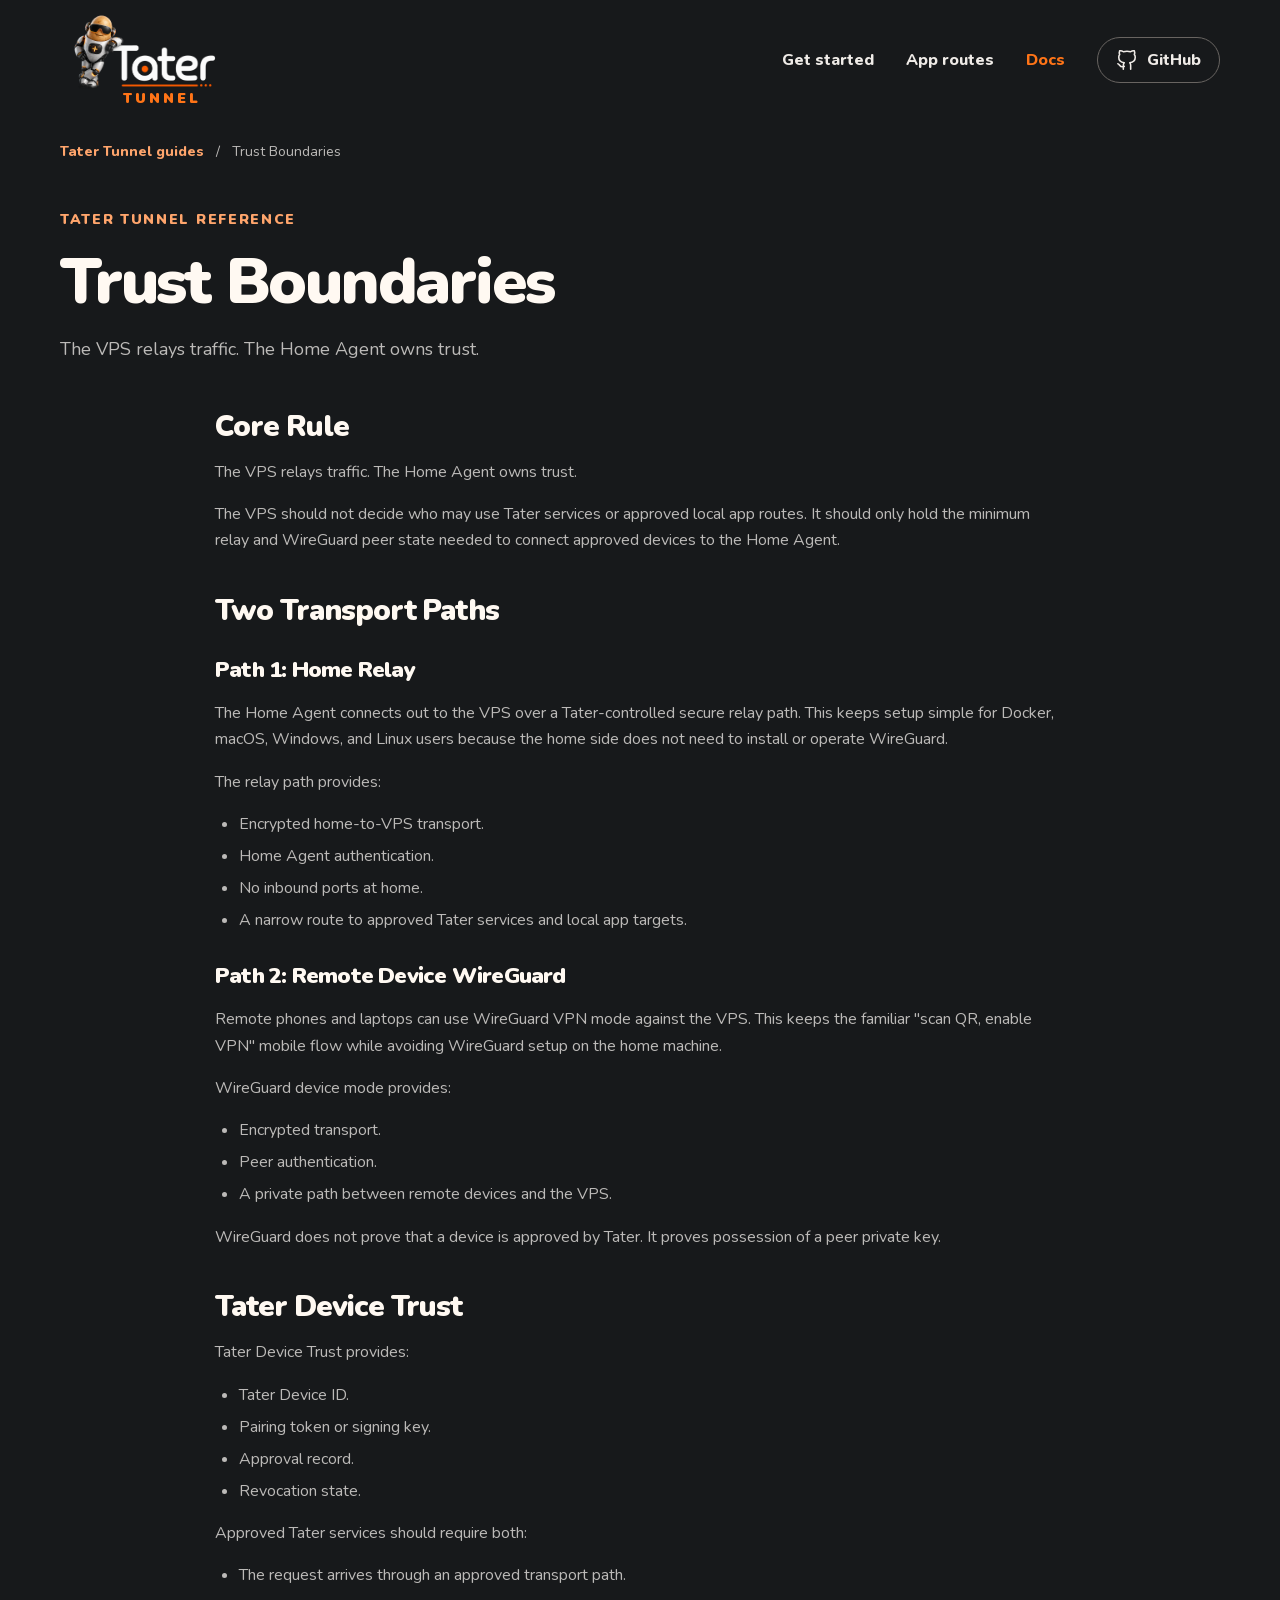
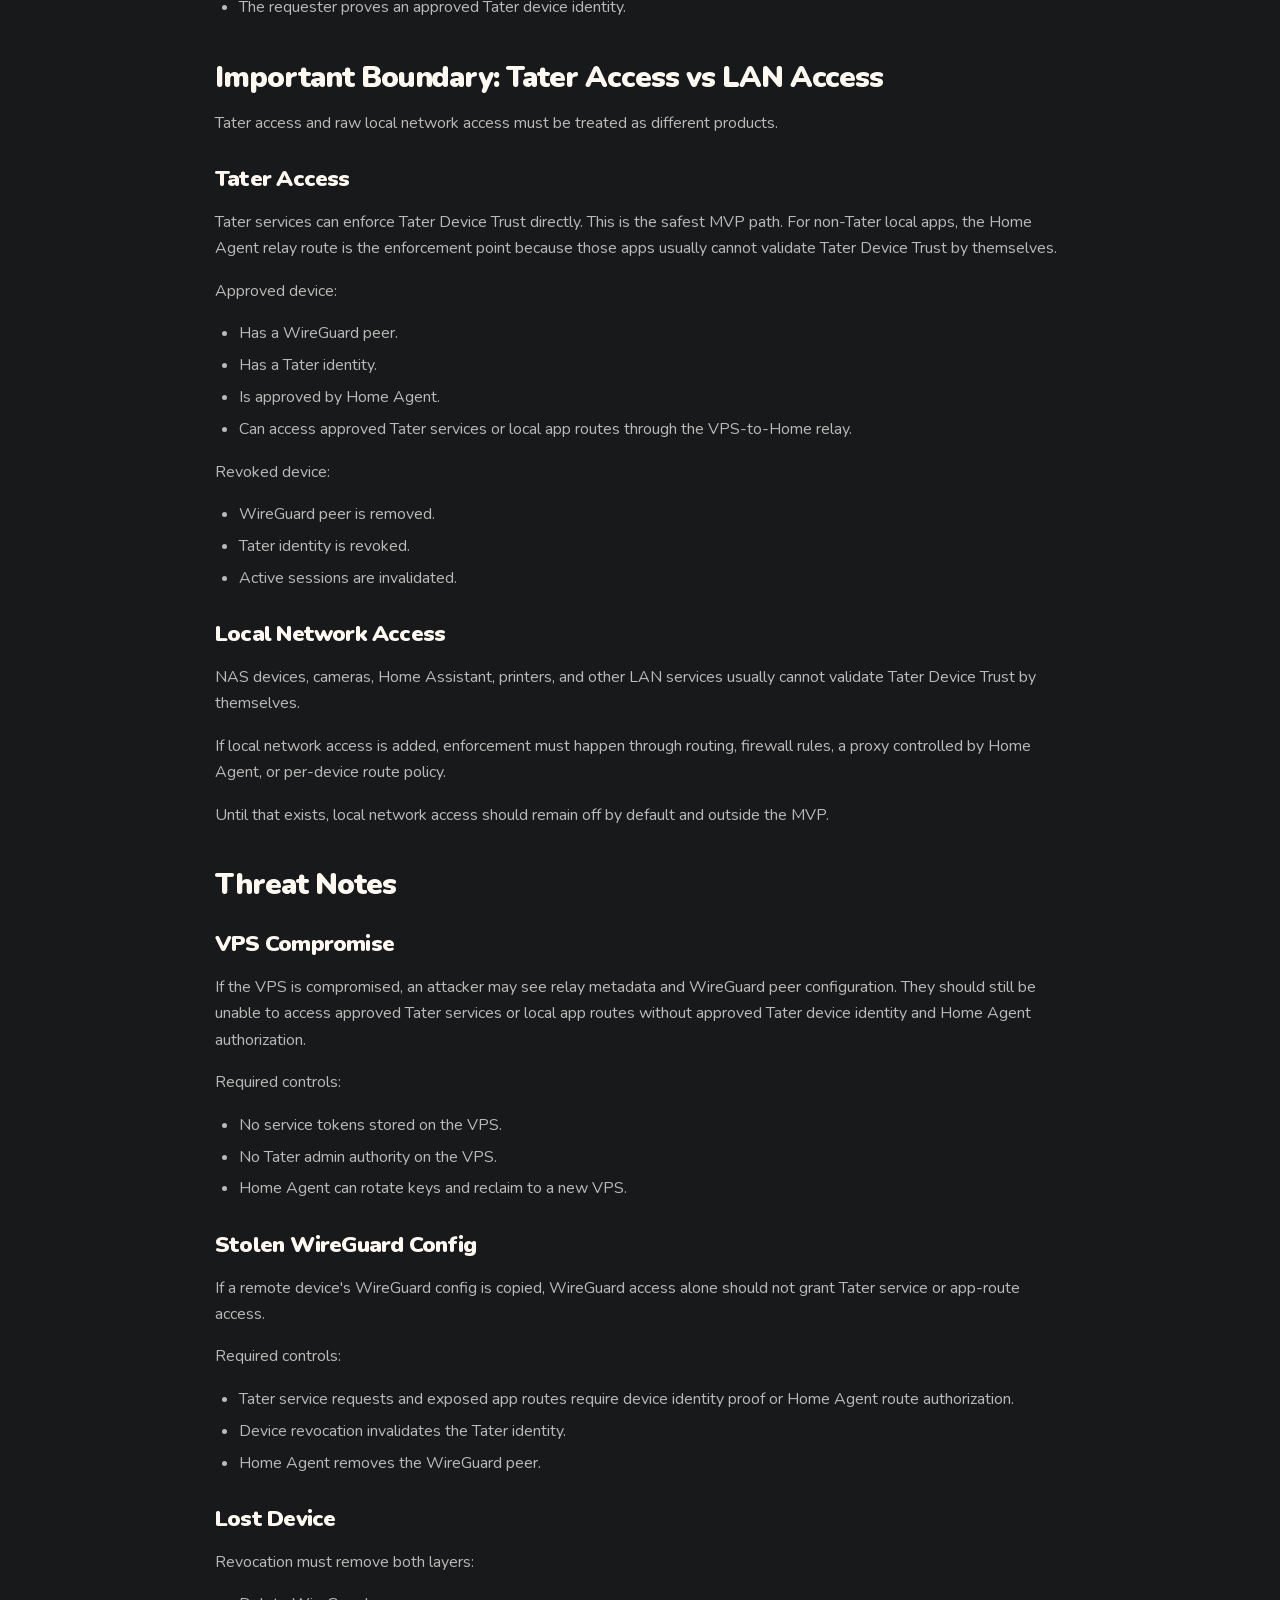
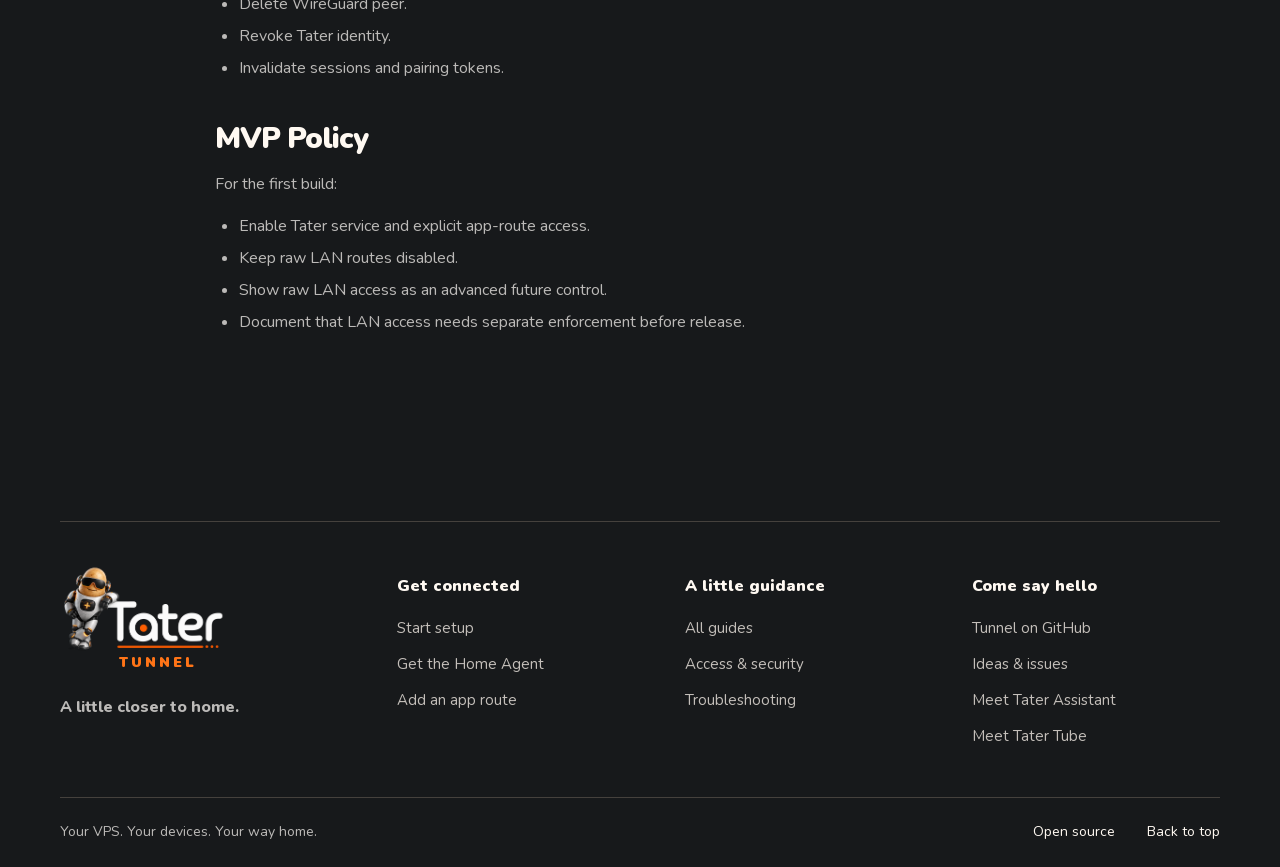
<file: public_html/wiki/trust-boundaries.html>
<!DOCTYPE html>
        <html lang="en">
        <head>
          <meta charset="utf-8">
          <meta name="viewport" content="width=device-width, initial-scale=1">
          <meta name="description" content="The VPS relays traffic. The Home Agent owns trust.">
          <meta name="theme-color" content="#17191b">
          <meta property="og:type" content="website">
          <meta property="og:title" content="Tater Tunnel | Trust Boundaries">
          <meta property="og:description" content="The VPS relays traffic. The Home Agent owns trust.">
          <meta property="og:image" content="https://tatertunnel.com/assets/images/tater-tunnel-hero.png">
          <meta name="twitter:card" content="summary_large_image">
          <title>Tater Tunnel | Trust Boundaries</title>
          <link rel="preload" href="../assets/fonts/nunito-latin-variable.woff2" as="font" type="font/woff2" crossorigin>
          <link rel="stylesheet" href="../assets/site.css?v=654da388aa33">
          <script src="../assets/site.js?v=4c81356b1924" defer></script>
        </head>
        <body data-page="docs">
          <a class="skip-link" href="#main-content">Skip to content</a>
          <header class="site-header">
            <a class="brand" href="../index.html" aria-label="Tater Tunnel home"><img src="../assets/images/tater-logo-primary.png" alt="Tater" width="1535" height="1024"><span>Tunnel</span></a>
            <button class="nav-toggle" type="button" aria-expanded="false" aria-controls="site-nav">Menu <span aria-hidden="true">☰</span></button>
            <nav class="site-nav" id="site-nav" aria-label="Main navigation"><a class="nav-link" href="../setup/index.html">Get started</a>
<a class="nav-link" href="../routes/index.html">App routes</a>
<a class="nav-link" href="../wiki/index.html" aria-current="page">Docs</a>
<a class="nav-link nav-link-github" href="https://github.com/TaterTotterson/Tater_Tunnel"><svg class="ui-icon" viewBox="0 0 24 24" fill="none" stroke="currentColor" stroke-width="1.7" stroke-linecap="round" stroke-linejoin="round" aria-hidden="true"><path d="M9 19c-5 2-5-3-7-3m14 6v-4a4 4 0 0 0-1-3c4-.5 6-2 6-6a5 5 0 0 0-1-3 5 5 0 0 0 0-4s-2-.5-4 1a14 14 0 0 0-8 0C6 1.5 4 2 4 2a5 5 0 0 0 0 4 5 5 0 0 0-1 3c0 4 2 5.5 6 6a4 4 0 0 0-1 3v4"/></svg>GitHub</a></nav>
          </header>
          <main id="main-content" tabindex="-1"><div class="docs-breadcrumb"><a href="../wiki/index.html">Tater Tunnel guides</a><span aria-hidden="true">/</span><span>Trust Boundaries</span></div>
    <section class="sub-hero doc-sub-hero">
      <span class="eyebrow">Tater Tunnel reference</span>
      <h1>Trust Boundaries</h1>
      <p>The VPS relays traffic. The Home Agent owns trust.</p>
    </section>
    <article class="section doc-content">
      <h2>Core Rule</h2>
<p>The VPS relays traffic. The Home Agent owns trust.</p>
<p>The VPS should not decide who may use Tater services or approved local app routes. It should only hold the minimum relay and WireGuard peer state needed to connect approved devices to the Home Agent.</p>
<h2>Two Transport Paths</h2>
<h3>Path 1: Home Relay</h3>
<p>The Home Agent connects out to the VPS over a Tater-controlled secure relay path. This keeps setup simple for Docker, macOS, Windows, and Linux users because the home side does not need to install or operate WireGuard.</p>
<p>The relay path provides:</p>
<ul><li>Encrypted home-to-VPS transport.</li><li>Home Agent authentication.</li><li>No inbound ports at home.</li><li>A narrow route to approved Tater services and local app targets.</li></ul>
<h3>Path 2: Remote Device WireGuard</h3>
<p>Remote phones and laptops can use WireGuard VPN mode against the VPS. This keeps the familiar &quot;scan QR, enable VPN&quot; mobile flow while avoiding WireGuard setup on the home machine.</p>
<p>WireGuard device mode provides:</p>
<ul><li>Encrypted transport.</li><li>Peer authentication.</li><li>A private path between remote devices and the VPS.</li></ul>
<p>WireGuard does not prove that a device is approved by Tater. It proves possession of a peer private key.</p>
<h2>Tater Device Trust</h2>
<p>Tater Device Trust provides:</p>
<ul><li>Tater Device ID.</li><li>Pairing token or signing key.</li><li>Approval record.</li><li>Revocation state.</li></ul>
<p>Approved Tater services should require both:</p>
<ul><li>The request arrives through an approved transport path.</li><li>The requester proves an approved Tater device identity.</li></ul>
<h2>Important Boundary: Tater Access vs LAN Access</h2>
<p>Tater access and raw local network access must be treated as different products.</p>
<h3>Tater Access</h3>
<p>Tater services can enforce Tater Device Trust directly. This is the safest MVP path. For non-Tater local apps, the Home Agent relay route is the enforcement point because those apps usually cannot validate Tater Device Trust by themselves.</p>
<p>Approved device:</p>
<ul><li>Has a WireGuard peer.</li><li>Has a Tater identity.</li><li>Is approved by Home Agent.</li><li>Can access approved Tater services or local app routes through the VPS-to-Home relay.</li></ul>
<p>Revoked device:</p>
<ul><li>WireGuard peer is removed.</li><li>Tater identity is revoked.</li><li>Active sessions are invalidated.</li></ul>
<h3>Local Network Access</h3>
<p>NAS devices, cameras, Home Assistant, printers, and other LAN services usually cannot validate Tater Device Trust by themselves.</p>
<p>If local network access is added, enforcement must happen through routing, firewall rules, a proxy controlled by Home Agent, or per-device route policy.</p>
<p>Until that exists, local network access should remain off by default and outside the MVP.</p>
<h2>Threat Notes</h2>
<h3>VPS Compromise</h3>
<p>If the VPS is compromised, an attacker may see relay metadata and WireGuard peer configuration. They should still be unable to access approved Tater services or local app routes without approved Tater device identity and Home Agent authorization.</p>
<p>Required controls:</p>
<ul><li>No service tokens stored on the VPS.</li><li>No Tater admin authority on the VPS.</li><li>Home Agent can rotate keys and reclaim to a new VPS.</li></ul>
<h3>Stolen WireGuard Config</h3>
<p>If a remote device&#x27;s WireGuard config is copied, WireGuard access alone should not grant Tater service or app-route access.</p>
<p>Required controls:</p>
<ul><li>Tater service requests and exposed app routes require device identity proof or Home Agent route authorization.</li><li>Device revocation invalidates the Tater identity.</li><li>Home Agent removes the WireGuard peer.</li></ul>
<h3>Lost Device</h3>
<p>Revocation must remove both layers:</p>
<ul><li>Delete WireGuard peer.</li><li>Revoke Tater identity.</li><li>Invalidate sessions and pairing tokens.</li></ul>
<h2>MVP Policy</h2>
<p>For the first build:</p>
<ul><li>Enable Tater service and explicit app-route access.</li><li>Keep raw LAN routes disabled.</li><li>Show raw LAN access as an advanced future control.</li><li>Document that LAN access needs separate enforcement before release.</li></ul>
    </article>
    </main>
          <footer class="site-footer">
            <div class="footer-main"><div class="footer-brand"><a class="brand" href="../index.html" aria-label="Tater Tunnel home"><img src="../assets/images/tater-logo-primary.png" alt="Tater" width="1535" height="1024" loading="lazy"><span>Tunnel</span></a><p>A little closer to home.</p></div><div class="footer-column"><h2>Get connected</h2><a href="../setup/index.html">Start setup</a><a href="../setup/index.html#home-agent">Get the Home Agent</a><a href="../routes/index.html">Add an app route</a></div><div class="footer-column"><h2>A little guidance</h2><a href="../wiki/index.html">All guides</a><a href="../security/index.html">Access &amp; security</a><a href="../troubleshooting/index.html">Troubleshooting</a></div><div class="footer-column"><h2>Come say hello</h2><a href="https://github.com/TaterTotterson/Tater_Tunnel">Tunnel on GitHub</a><a href="https://github.com/TaterTotterson/Tater_Tunnel/issues">Ideas &amp; issues</a><a href="https://taterassistant.com">Meet Tater Assistant</a><a href="https://tatertube.tv">Meet Tater Tube</a></div></div>
            <div class="footer-bottom"><p>Your VPS. Your devices. Your way home.</p><a href="https://github.com/TaterTotterson/Tater_Tunnel-Website/blob/main/LICENSE">Open source</a><a href="#">Back to top</a></div>
          </footer>
        </body>
        </html>
</file>
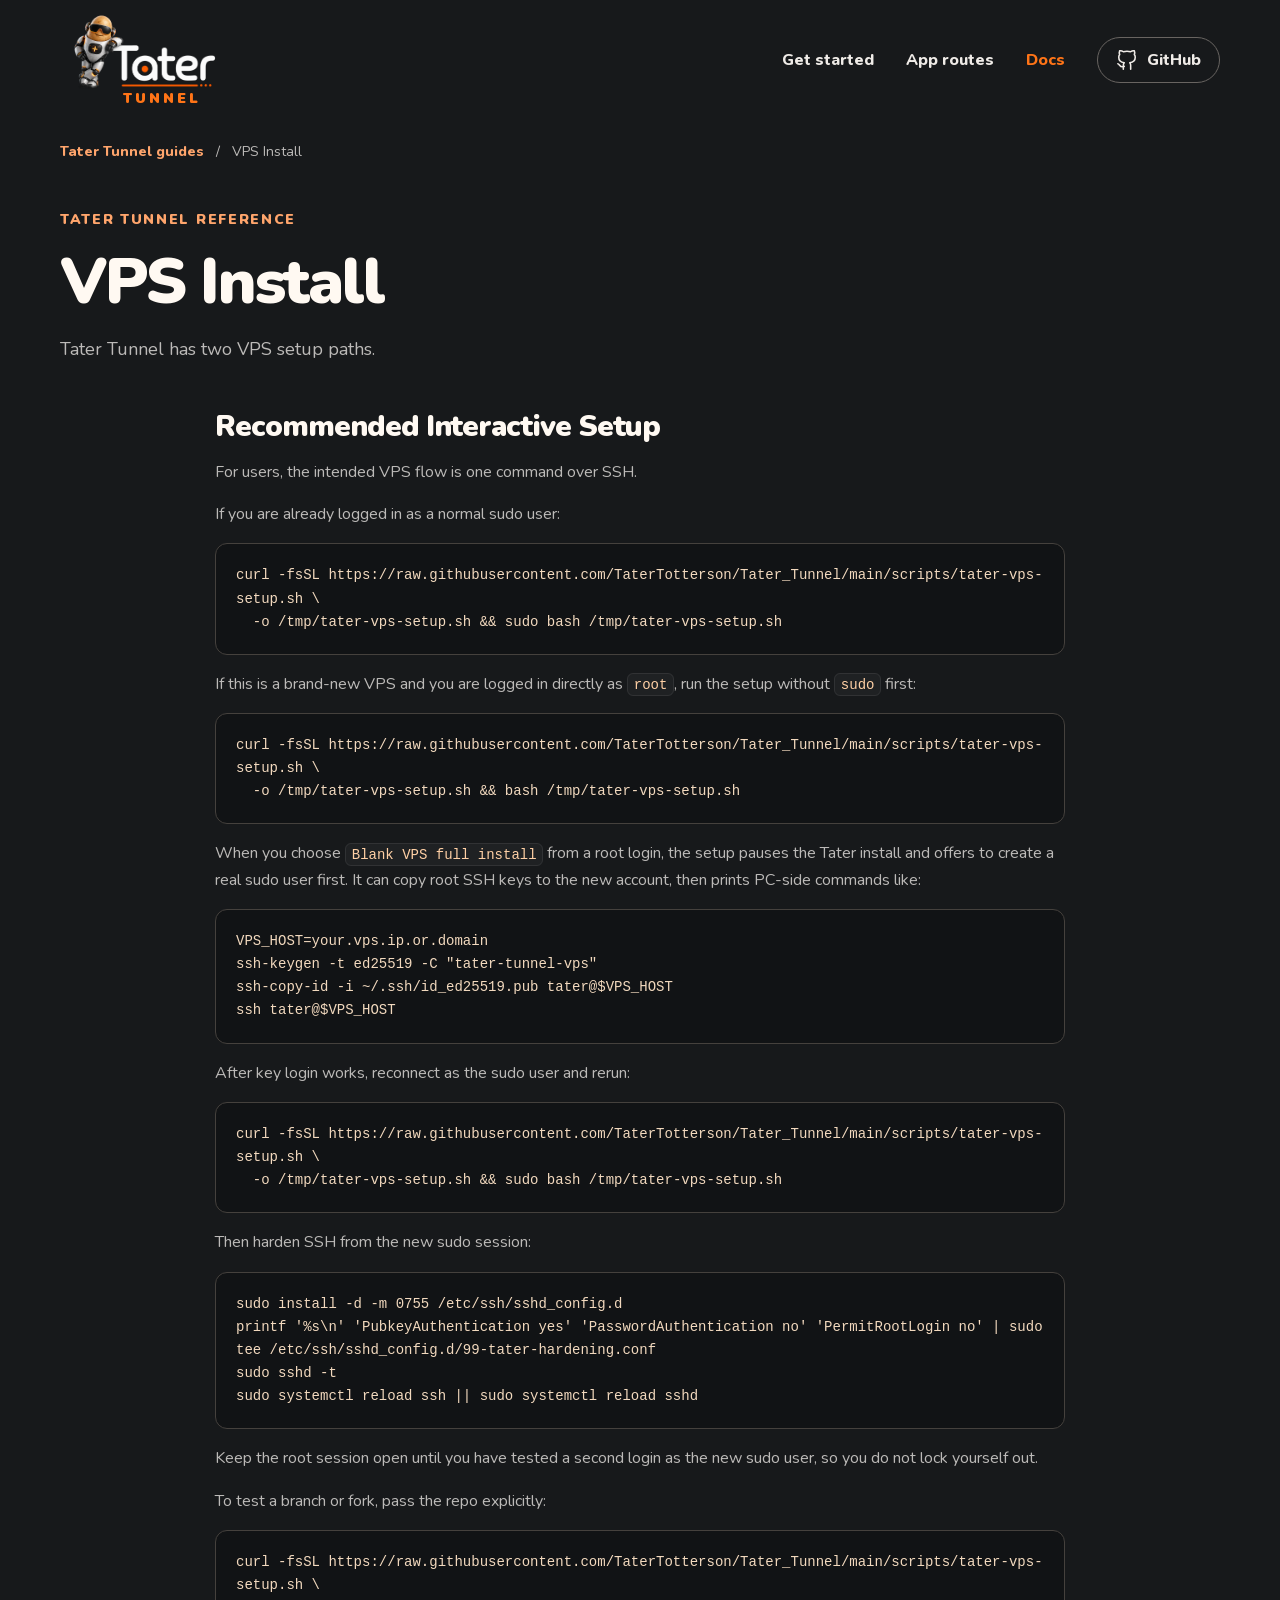
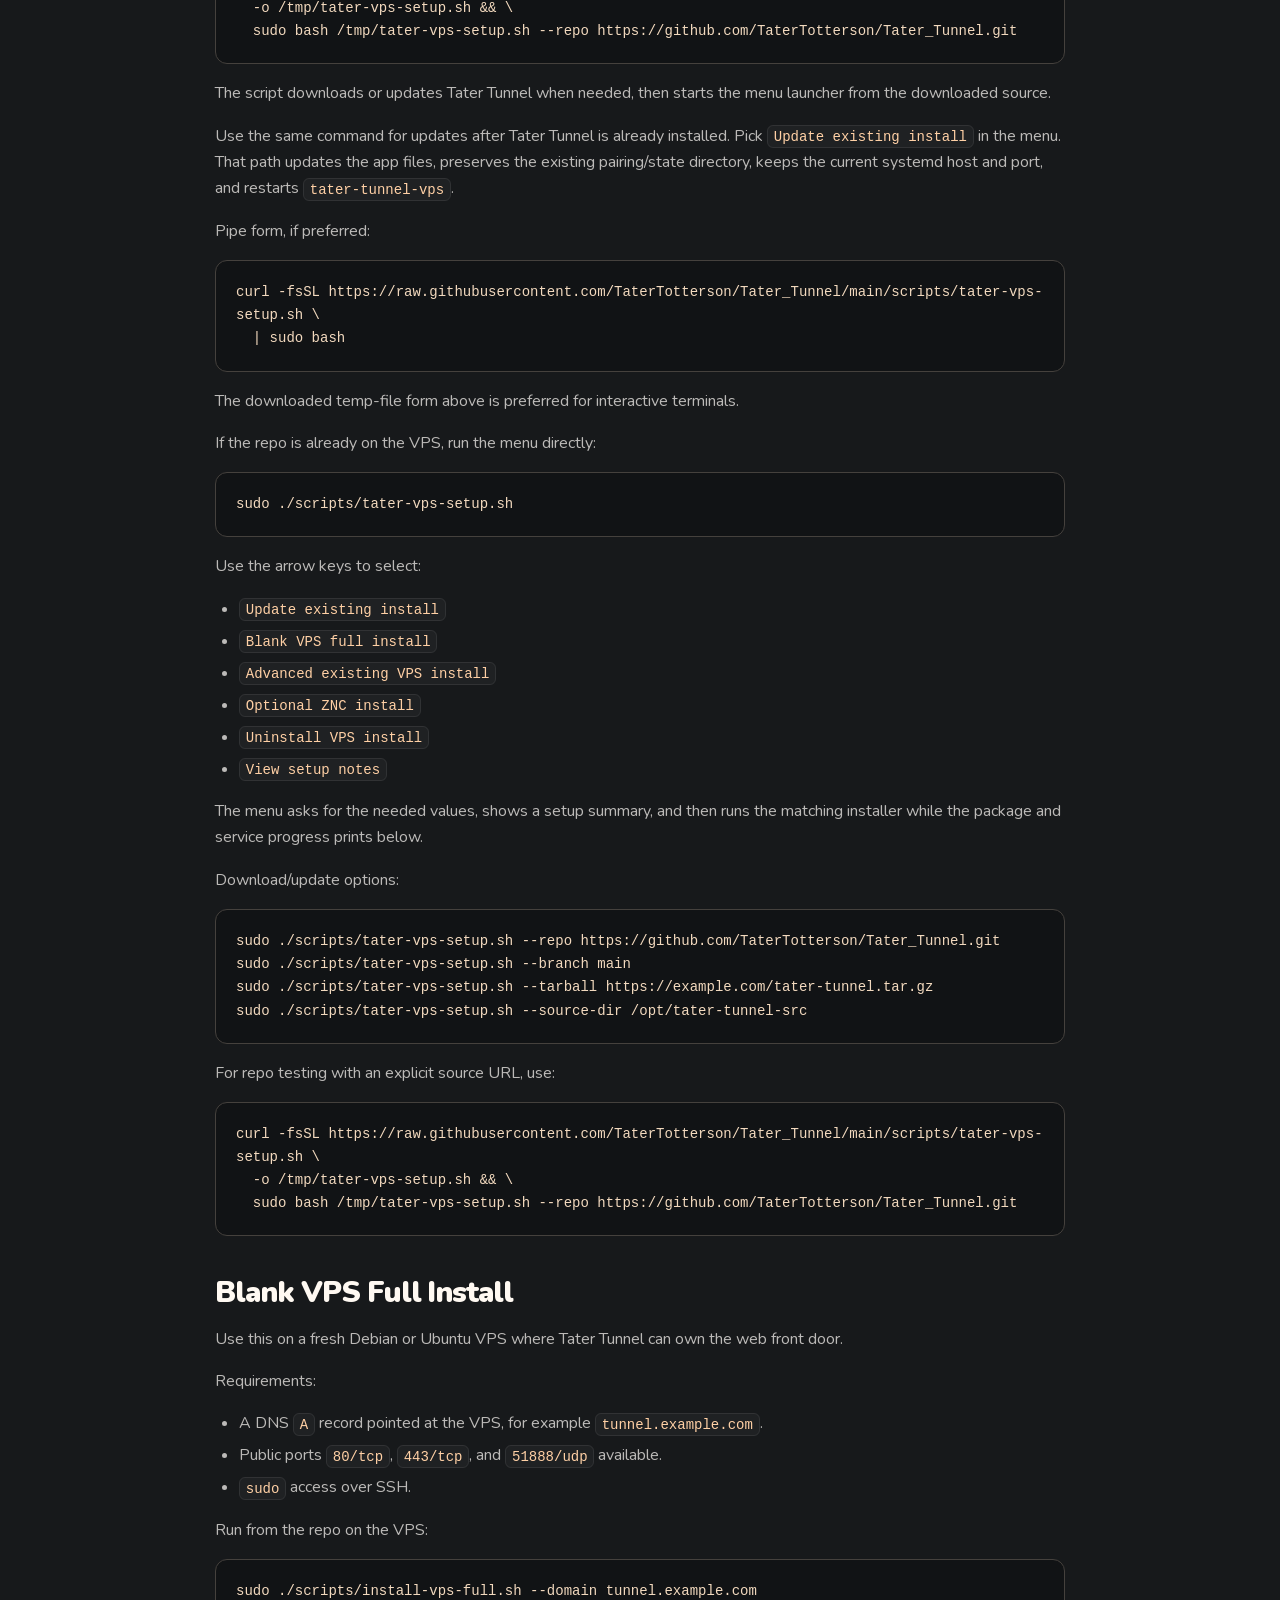
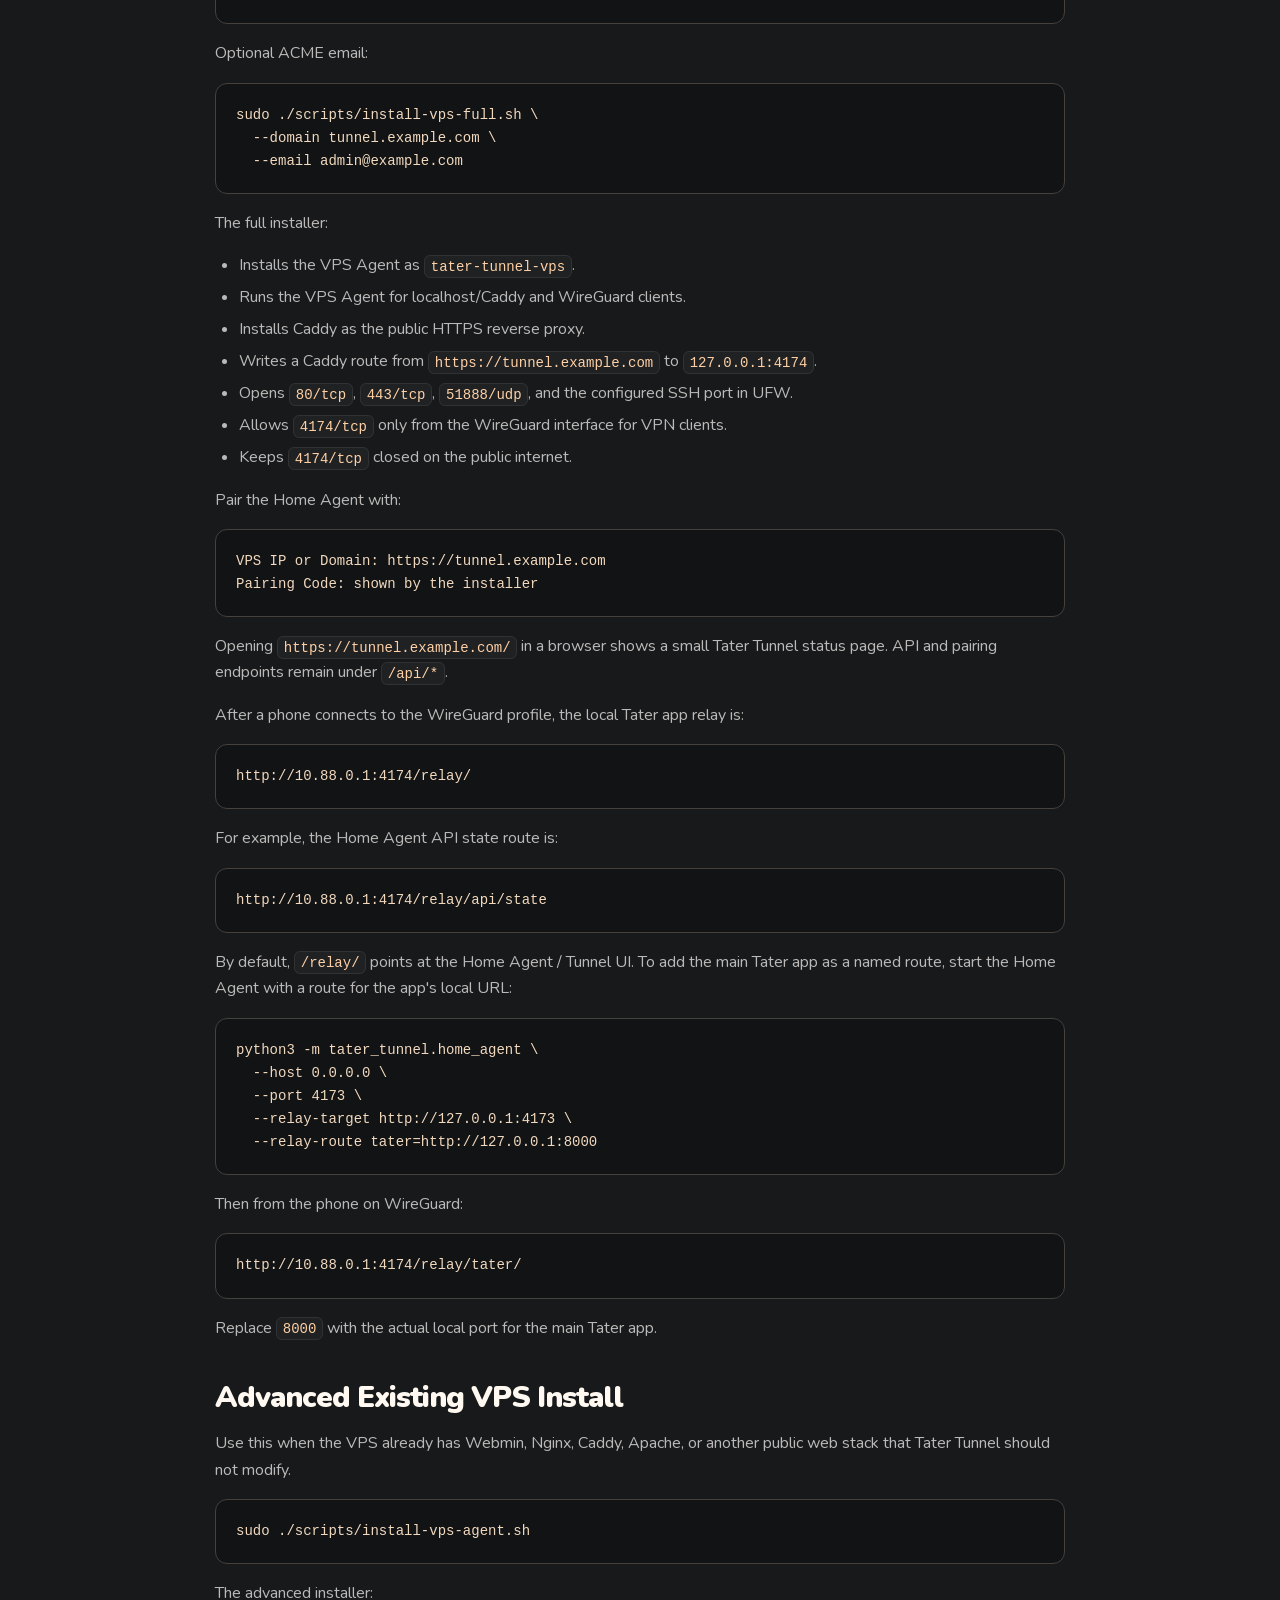
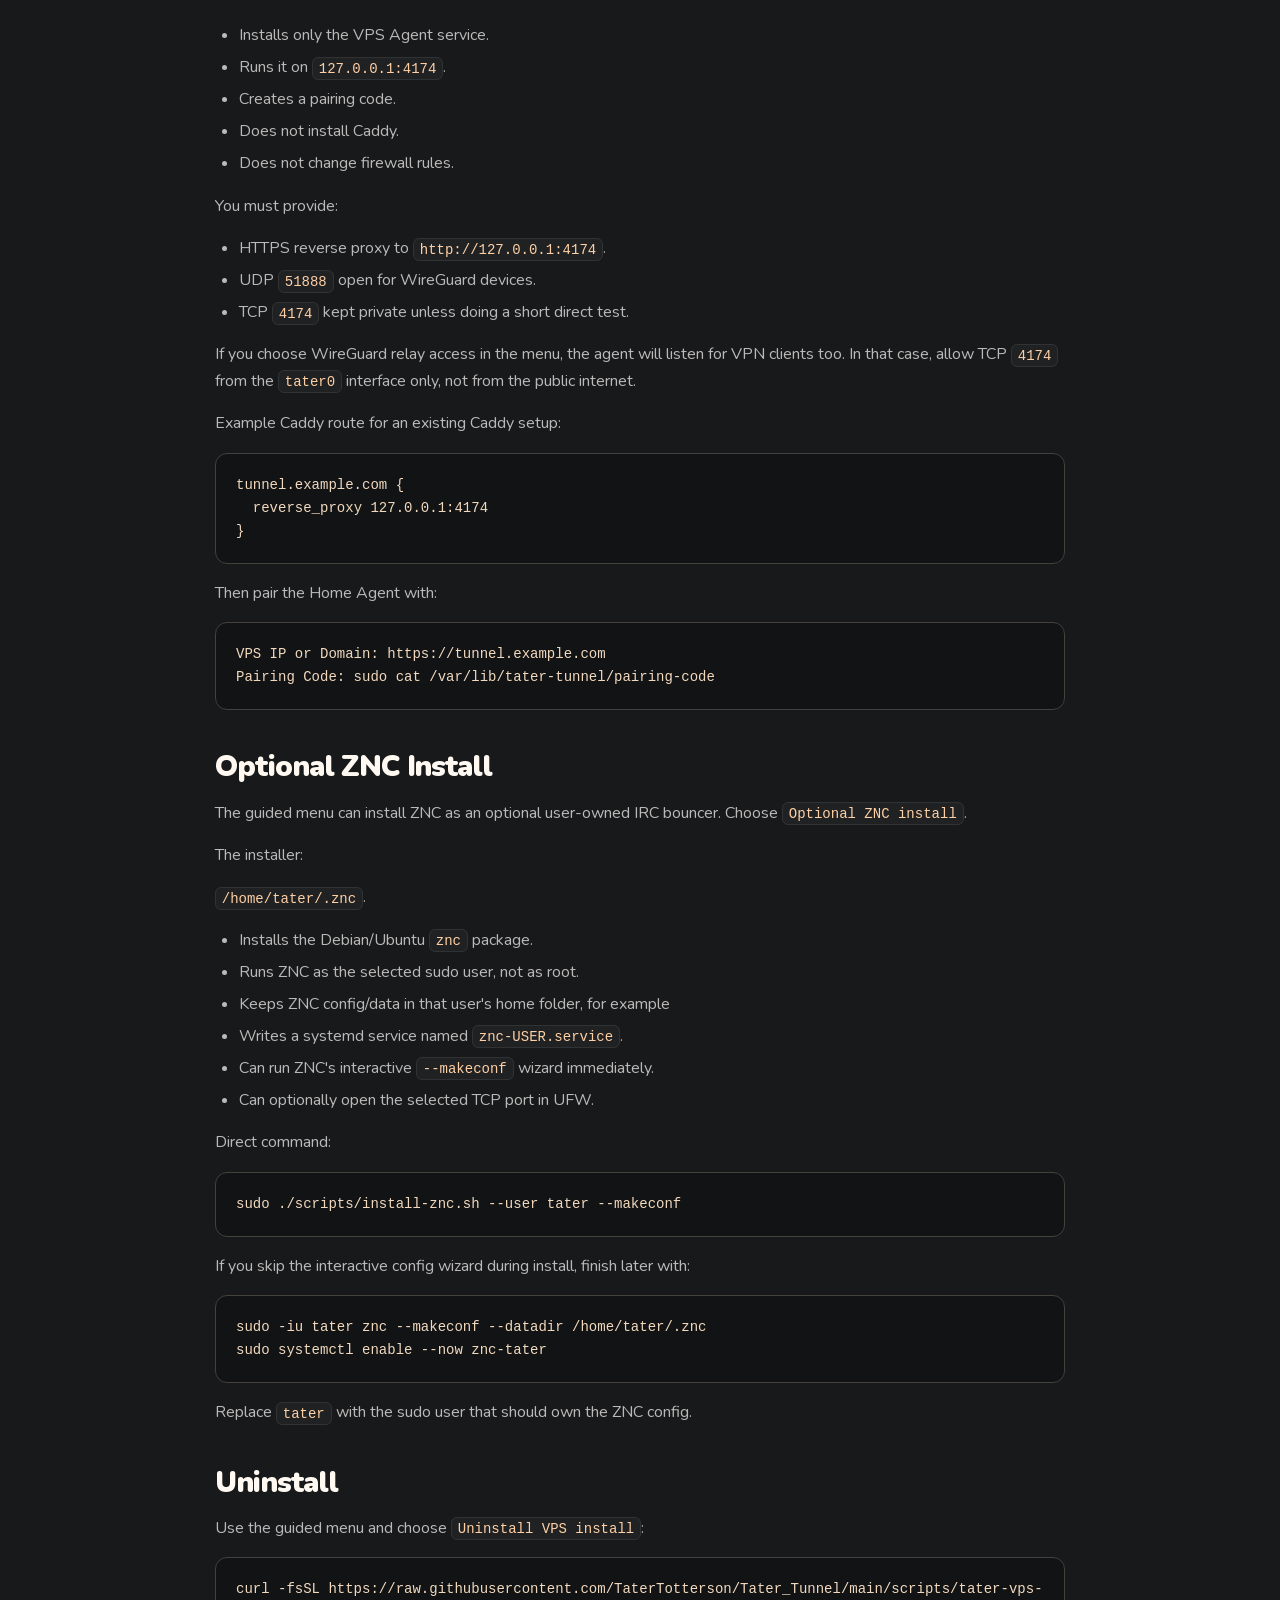
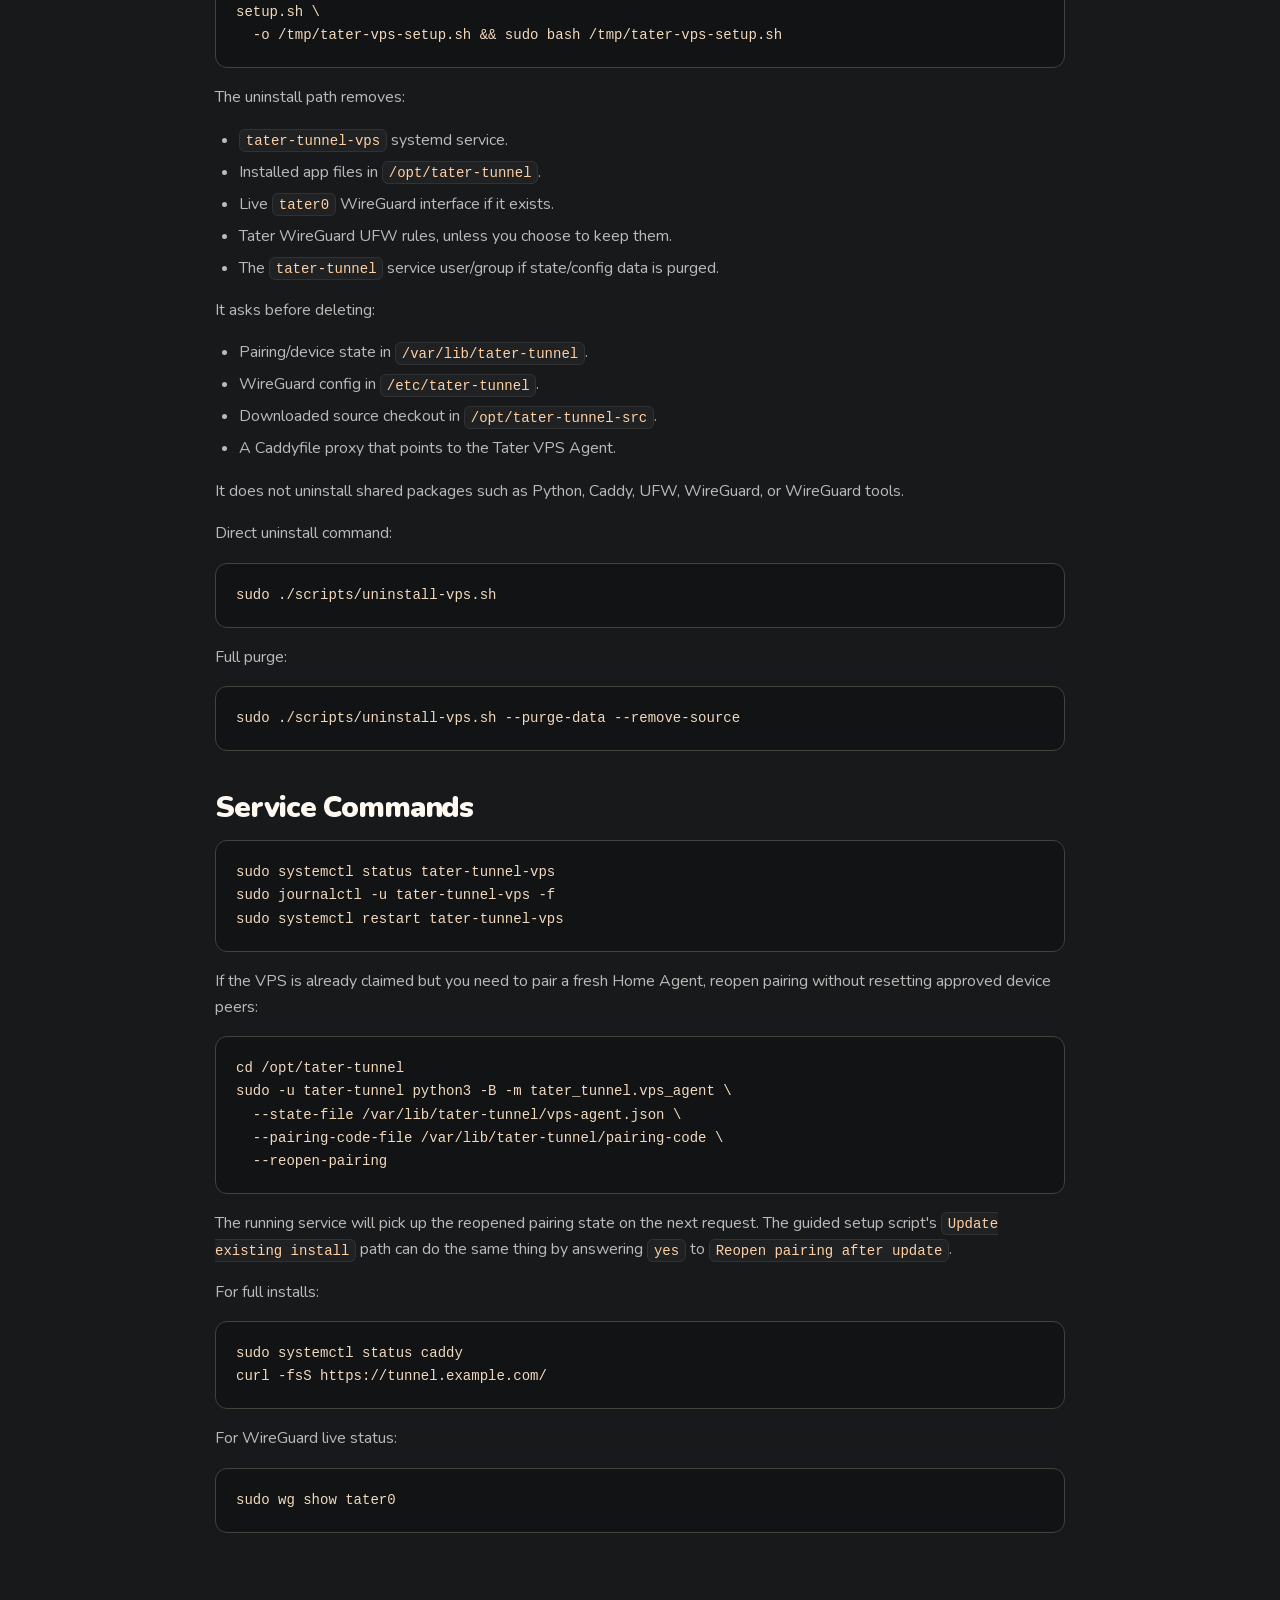
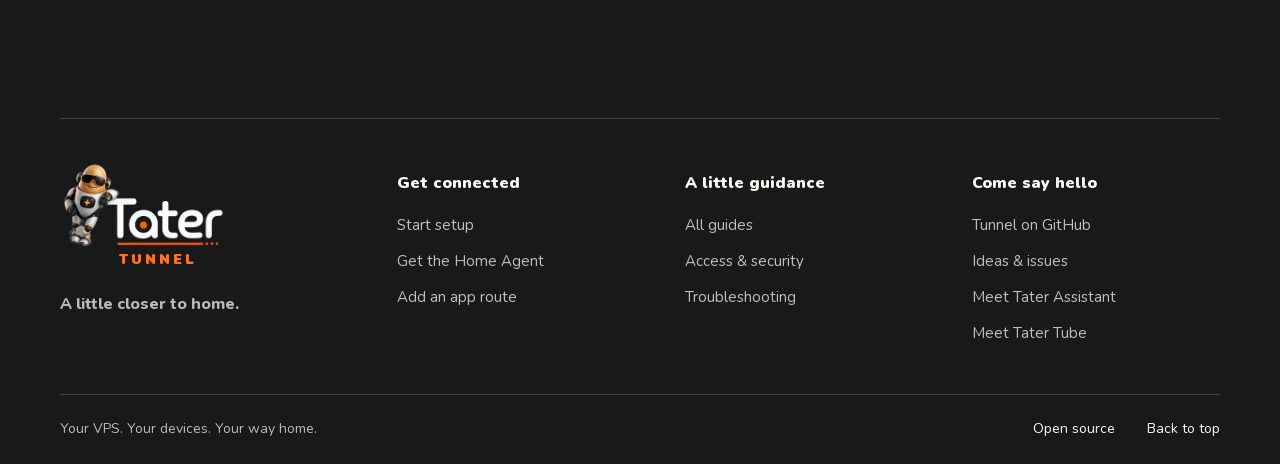
<file: public_html/wiki/vps-install.html>
<!DOCTYPE html>
        <html lang="en">
        <head>
          <meta charset="utf-8">
          <meta name="viewport" content="width=device-width, initial-scale=1">
          <meta name="description" content="Tater Tunnel has two VPS setup paths.">
          <meta name="theme-color" content="#17191b">
          <meta property="og:type" content="website">
          <meta property="og:title" content="Tater Tunnel | VPS Install">
          <meta property="og:description" content="Tater Tunnel has two VPS setup paths.">
          <meta property="og:image" content="https://tatertunnel.com/assets/images/tater-tunnel-hero.png">
          <meta name="twitter:card" content="summary_large_image">
          <title>Tater Tunnel | VPS Install</title>
          <link rel="preload" href="../assets/fonts/nunito-latin-variable.woff2" as="font" type="font/woff2" crossorigin>
          <link rel="stylesheet" href="../assets/site.css?v=654da388aa33">
          <script src="../assets/site.js?v=4c81356b1924" defer></script>
        </head>
        <body data-page="docs">
          <a class="skip-link" href="#main-content">Skip to content</a>
          <header class="site-header">
            <a class="brand" href="../index.html" aria-label="Tater Tunnel home"><img src="../assets/images/tater-logo-primary.png" alt="Tater" width="1535" height="1024"><span>Tunnel</span></a>
            <button class="nav-toggle" type="button" aria-expanded="false" aria-controls="site-nav">Menu <span aria-hidden="true">☰</span></button>
            <nav class="site-nav" id="site-nav" aria-label="Main navigation"><a class="nav-link" href="../setup/index.html">Get started</a>
<a class="nav-link" href="../routes/index.html">App routes</a>
<a class="nav-link" href="../wiki/index.html" aria-current="page">Docs</a>
<a class="nav-link nav-link-github" href="https://github.com/TaterTotterson/Tater_Tunnel"><svg class="ui-icon" viewBox="0 0 24 24" fill="none" stroke="currentColor" stroke-width="1.7" stroke-linecap="round" stroke-linejoin="round" aria-hidden="true"><path d="M9 19c-5 2-5-3-7-3m14 6v-4a4 4 0 0 0-1-3c4-.5 6-2 6-6a5 5 0 0 0-1-3 5 5 0 0 0 0-4s-2-.5-4 1a14 14 0 0 0-8 0C6 1.5 4 2 4 2a5 5 0 0 0 0 4 5 5 0 0 0-1 3c0 4 2 5.5 6 6a4 4 0 0 0-1 3v4"/></svg>GitHub</a></nav>
          </header>
          <main id="main-content" tabindex="-1"><div class="docs-breadcrumb"><a href="../wiki/index.html">Tater Tunnel guides</a><span aria-hidden="true">/</span><span>VPS Install</span></div>
    <section class="sub-hero doc-sub-hero">
      <span class="eyebrow">Tater Tunnel reference</span>
      <h1>VPS Install</h1>
      <p>Tater Tunnel has two VPS setup paths.</p>
    </section>
    <article class="section doc-content">
      <h2>Recommended Interactive Setup</h2>
<p>For users, the intended VPS flow is one command over SSH.</p>
<p>If you are already logged in as a normal sudo user:</p>
<pre><code>curl -fsSL https://raw.githubusercontent.com/TaterTotterson/Tater_Tunnel/main/scripts/tater-vps-setup.sh \
  -o /tmp/tater-vps-setup.sh &amp;&amp; sudo bash /tmp/tater-vps-setup.sh</code></pre>
<p>If this is a brand-new VPS and you are logged in directly as <code>root</code>, run the setup without <code>sudo</code> first:</p>
<pre><code>curl -fsSL https://raw.githubusercontent.com/TaterTotterson/Tater_Tunnel/main/scripts/tater-vps-setup.sh \
  -o /tmp/tater-vps-setup.sh &amp;&amp; bash /tmp/tater-vps-setup.sh</code></pre>
<p>When you choose <code>Blank VPS full install</code> from a root login, the setup pauses the Tater install and offers to create a real sudo user first. It can copy root SSH keys to the new account, then prints PC-side commands like:</p>
<pre><code>VPS_HOST=your.vps.ip.or.domain
ssh-keygen -t ed25519 -C &quot;tater-tunnel-vps&quot;
ssh-copy-id -i ~/.ssh/id_ed25519.pub tater@$VPS_HOST
ssh tater@$VPS_HOST</code></pre>
<p>After key login works, reconnect as the sudo user and rerun:</p>
<pre><code>curl -fsSL https://raw.githubusercontent.com/TaterTotterson/Tater_Tunnel/main/scripts/tater-vps-setup.sh \
  -o /tmp/tater-vps-setup.sh &amp;&amp; sudo bash /tmp/tater-vps-setup.sh</code></pre>
<p>Then harden SSH from the new sudo session:</p>
<pre><code>sudo install -d -m 0755 /etc/ssh/sshd_config.d
printf &#x27;%s\n&#x27; &#x27;PubkeyAuthentication yes&#x27; &#x27;PasswordAuthentication no&#x27; &#x27;PermitRootLogin no&#x27; | sudo tee /etc/ssh/sshd_config.d/99-tater-hardening.conf
sudo sshd -t
sudo systemctl reload ssh || sudo systemctl reload sshd</code></pre>
<p>Keep the root session open until you have tested a second login as the new sudo user, so you do not lock yourself out.</p>
<p>To test a branch or fork, pass the repo explicitly:</p>
<pre><code>curl -fsSL https://raw.githubusercontent.com/TaterTotterson/Tater_Tunnel/main/scripts/tater-vps-setup.sh \
  -o /tmp/tater-vps-setup.sh &amp;&amp; \
  sudo bash /tmp/tater-vps-setup.sh --repo https://github.com/TaterTotterson/Tater_Tunnel.git</code></pre>
<p>The script downloads or updates Tater Tunnel when needed, then starts the menu launcher from the downloaded source.</p>
<p>Use the same command for updates after Tater Tunnel is already installed. Pick <code>Update existing install</code> in the menu. That path updates the app files, preserves the existing pairing/state directory, keeps the current systemd host and port, and restarts <code>tater-tunnel-vps</code>.</p>
<p>Pipe form, if preferred:</p>
<pre><code>curl -fsSL https://raw.githubusercontent.com/TaterTotterson/Tater_Tunnel/main/scripts/tater-vps-setup.sh \
  | sudo bash</code></pre>
<p>The downloaded temp-file form above is preferred for interactive terminals.</p>
<p>If the repo is already on the VPS, run the menu directly:</p>
<pre><code>sudo ./scripts/tater-vps-setup.sh</code></pre>
<p>Use the arrow keys to select:</p>
<ul><li><code>Update existing install</code></li><li><code>Blank VPS full install</code></li><li><code>Advanced existing VPS install</code></li><li><code>Optional ZNC install</code></li><li><code>Uninstall VPS install</code></li><li><code>View setup notes</code></li></ul>
<p>The menu asks for the needed values, shows a setup summary, and then runs the matching installer while the package and service progress prints below.</p>
<p>Download/update options:</p>
<pre><code>sudo ./scripts/tater-vps-setup.sh --repo https://github.com/TaterTotterson/Tater_Tunnel.git
sudo ./scripts/tater-vps-setup.sh --branch main
sudo ./scripts/tater-vps-setup.sh --tarball https://example.com/tater-tunnel.tar.gz
sudo ./scripts/tater-vps-setup.sh --source-dir /opt/tater-tunnel-src</code></pre>
<p>For repo testing with an explicit source URL, use:</p>
<pre><code>curl -fsSL https://raw.githubusercontent.com/TaterTotterson/Tater_Tunnel/main/scripts/tater-vps-setup.sh \
  -o /tmp/tater-vps-setup.sh &amp;&amp; \
  sudo bash /tmp/tater-vps-setup.sh --repo https://github.com/TaterTotterson/Tater_Tunnel.git</code></pre>
<h2>Blank VPS Full Install</h2>
<p>Use this on a fresh Debian or Ubuntu VPS where Tater Tunnel can own the web front door.</p>
<p>Requirements:</p>
<ul><li>A DNS <code>A</code> record pointed at the VPS, for example <code>tunnel.example.com</code>.</li><li>Public ports <code>80/tcp</code>, <code>443/tcp</code>, and <code>51888/udp</code> available.</li><li><code>sudo</code> access over SSH.</li></ul>
<p>Run from the repo on the VPS:</p>
<pre><code>sudo ./scripts/install-vps-full.sh --domain tunnel.example.com</code></pre>
<p>Optional ACME email:</p>
<pre><code>sudo ./scripts/install-vps-full.sh \
  --domain tunnel.example.com \
  --email admin@example.com</code></pre>
<p>The full installer:</p>
<ul><li>Installs the VPS Agent as <code>tater-tunnel-vps</code>.</li><li>Runs the VPS Agent for localhost/Caddy and WireGuard clients.</li><li>Installs Caddy as the public HTTPS reverse proxy.</li><li>Writes a Caddy route from <code>https://tunnel.example.com</code> to <code>127.0.0.1:4174</code>.</li><li>Opens <code>80/tcp</code>, <code>443/tcp</code>, <code>51888/udp</code>, and the configured SSH port in UFW.</li><li>Allows <code>4174/tcp</code> only from the WireGuard interface for VPN clients.</li><li>Keeps <code>4174/tcp</code> closed on the public internet.</li></ul>
<p>Pair the Home Agent with:</p>
<pre><code>VPS IP or Domain: https://tunnel.example.com
Pairing Code: shown by the installer</code></pre>
<p>Opening <code>https://tunnel.example.com/</code> in a browser shows a small Tater Tunnel status page. API and pairing endpoints remain under <code>/api/*</code>.</p>
<p>After a phone connects to the WireGuard profile, the local Tater app relay is:</p>
<pre><code>http://10.88.0.1:4174/relay/</code></pre>
<p>For example, the Home Agent API state route is:</p>
<pre><code>http://10.88.0.1:4174/relay/api/state</code></pre>
<p>By default, <code>/relay/</code> points at the Home Agent / Tunnel UI. To add the main Tater app as a named route, start the Home Agent with a route for the app&#x27;s local URL:</p>
<pre><code>python3 -m tater_tunnel.home_agent \
  --host 0.0.0.0 \
  --port 4173 \
  --relay-target http://127.0.0.1:4173 \
  --relay-route tater=http://127.0.0.1:8000</code></pre>
<p>Then from the phone on WireGuard:</p>
<pre><code>http://10.88.0.1:4174/relay/tater/</code></pre>
<p>Replace <code>8000</code> with the actual local port for the main Tater app.</p>
<h2>Advanced Existing VPS Install</h2>
<p>Use this when the VPS already has Webmin, Nginx, Caddy, Apache, or another public web stack that Tater Tunnel should not modify.</p>
<pre><code>sudo ./scripts/install-vps-agent.sh</code></pre>
<p>The advanced installer:</p>
<ul><li>Installs only the VPS Agent service.</li><li>Runs it on <code>127.0.0.1:4174</code>.</li><li>Creates a pairing code.</li><li>Does not install Caddy.</li><li>Does not change firewall rules.</li></ul>
<p>You must provide:</p>
<ul><li>HTTPS reverse proxy to <code>http://127.0.0.1:4174</code>.</li><li>UDP <code>51888</code> open for WireGuard devices.</li><li>TCP <code>4174</code> kept private unless doing a short direct test.</li></ul>
<p>If you choose WireGuard relay access in the menu, the agent will listen for VPN clients too. In that case, allow TCP <code>4174</code> from the <code>tater0</code> interface only, not from the public internet.</p>
<p>Example Caddy route for an existing Caddy setup:</p>
<pre><code>tunnel.example.com {
  reverse_proxy 127.0.0.1:4174
}</code></pre>
<p>Then pair the Home Agent with:</p>
<pre><code>VPS IP or Domain: https://tunnel.example.com
Pairing Code: sudo cat /var/lib/tater-tunnel/pairing-code</code></pre>
<h2>Optional ZNC Install</h2>
<p>The guided menu can install ZNC as an optional user-owned IRC bouncer. Choose <code>Optional ZNC install</code>.</p>
<p>The installer:</p>
<p>  <code>/home/tater/.znc</code>.</p>
<ul><li>Installs the Debian/Ubuntu <code>znc</code> package.</li><li>Runs ZNC as the selected sudo user, not as root.</li><li>Keeps ZNC config/data in that user&#x27;s home folder, for example</li><li>Writes a systemd service named <code>znc-USER.service</code>.</li><li>Can run ZNC&#x27;s interactive <code>--makeconf</code> wizard immediately.</li><li>Can optionally open the selected TCP port in UFW.</li></ul>
<p>Direct command:</p>
<pre><code>sudo ./scripts/install-znc.sh --user tater --makeconf</code></pre>
<p>If you skip the interactive config wizard during install, finish later with:</p>
<pre><code>sudo -iu tater znc --makeconf --datadir /home/tater/.znc
sudo systemctl enable --now znc-tater</code></pre>
<p>Replace <code>tater</code> with the sudo user that should own the ZNC config.</p>
<h2>Uninstall</h2>
<p>Use the guided menu and choose <code>Uninstall VPS install</code>:</p>
<pre><code>curl -fsSL https://raw.githubusercontent.com/TaterTotterson/Tater_Tunnel/main/scripts/tater-vps-setup.sh \
  -o /tmp/tater-vps-setup.sh &amp;&amp; sudo bash /tmp/tater-vps-setup.sh</code></pre>
<p>The uninstall path removes:</p>
<ul><li><code>tater-tunnel-vps</code> systemd service.</li><li>Installed app files in <code>/opt/tater-tunnel</code>.</li><li>Live <code>tater0</code> WireGuard interface if it exists.</li><li>Tater WireGuard UFW rules, unless you choose to keep them.</li><li>The <code>tater-tunnel</code> service user/group if state/config data is purged.</li></ul>
<p>It asks before deleting:</p>
<ul><li>Pairing/device state in <code>/var/lib/tater-tunnel</code>.</li><li>WireGuard config in <code>/etc/tater-tunnel</code>.</li><li>Downloaded source checkout in <code>/opt/tater-tunnel-src</code>.</li><li>A Caddyfile proxy that points to the Tater VPS Agent.</li></ul>
<p>It does not uninstall shared packages such as Python, Caddy, UFW, WireGuard, or WireGuard tools.</p>
<p>Direct uninstall command:</p>
<pre><code>sudo ./scripts/uninstall-vps.sh</code></pre>
<p>Full purge:</p>
<pre><code>sudo ./scripts/uninstall-vps.sh --purge-data --remove-source</code></pre>
<h2>Service Commands</h2>
<pre><code>sudo systemctl status tater-tunnel-vps
sudo journalctl -u tater-tunnel-vps -f
sudo systemctl restart tater-tunnel-vps</code></pre>
<p>If the VPS is already claimed but you need to pair a fresh Home Agent, reopen pairing without resetting approved device peers:</p>
<pre><code>cd /opt/tater-tunnel
sudo -u tater-tunnel python3 -B -m tater_tunnel.vps_agent \
  --state-file /var/lib/tater-tunnel/vps-agent.json \
  --pairing-code-file /var/lib/tater-tunnel/pairing-code \
  --reopen-pairing</code></pre>
<p>The running service will pick up the reopened pairing state on the next request. The guided setup script&#x27;s <code>Update existing install</code> path can do the same thing by answering <code>yes</code> to <code>Reopen pairing after update</code>.</p>
<p>For full installs:</p>
<pre><code>sudo systemctl status caddy
curl -fsS https://tunnel.example.com/</code></pre>
<p>For WireGuard live status:</p>
<pre><code>sudo wg show tater0</code></pre>
    </article>
    </main>
          <footer class="site-footer">
            <div class="footer-main"><div class="footer-brand"><a class="brand" href="../index.html" aria-label="Tater Tunnel home"><img src="../assets/images/tater-logo-primary.png" alt="Tater" width="1535" height="1024" loading="lazy"><span>Tunnel</span></a><p>A little closer to home.</p></div><div class="footer-column"><h2>Get connected</h2><a href="../setup/index.html">Start setup</a><a href="../setup/index.html#home-agent">Get the Home Agent</a><a href="../routes/index.html">Add an app route</a></div><div class="footer-column"><h2>A little guidance</h2><a href="../wiki/index.html">All guides</a><a href="../security/index.html">Access &amp; security</a><a href="../troubleshooting/index.html">Troubleshooting</a></div><div class="footer-column"><h2>Come say hello</h2><a href="https://github.com/TaterTotterson/Tater_Tunnel">Tunnel on GitHub</a><a href="https://github.com/TaterTotterson/Tater_Tunnel/issues">Ideas &amp; issues</a><a href="https://taterassistant.com">Meet Tater Assistant</a><a href="https://tatertube.tv">Meet Tater Tube</a></div></div>
            <div class="footer-bottom"><p>Your VPS. Your devices. Your way home.</p><a href="https://github.com/TaterTotterson/Tater_Tunnel-Website/blob/main/LICENSE">Open source</a><a href="#">Back to top</a></div>
          </footer>
        </body>
        </html>
</file>
<file: public_html/assets/site.css>
@font-face { font-family: Nunito; src: url('fonts/nunito-latin-variable.woff2') format('woff2'); font-style: normal; font-weight: 400 1000; font-display: swap; }
:root {
  --bg: #17191b; --surface: #202225; --border: #45413d; --text: #fff9f2; --muted: #bcbab8;
  --accent: #ff7417; --accent-soft: #ffa56c; --content: min(1160px, calc(100% - 5rem));
  --font-body: Nunito, 'Avenir Next', sans-serif;
}
* { box-sizing: border-box; }
html { scroll-behavior: smooth; scroll-padding-top: 30px; }
body { margin: 0; color: var(--text); background: var(--bg); font: 1rem/1.65 var(--font-body); }
[hidden] { display: none !important; }
::selection { color: #17191b; background: var(--accent); }
:focus-visible { outline: 3px solid #ff9548; outline-offset: 5px; }
a { color: inherit; text-decoration: none; }
img { display: block; max-width: 100%; height: auto; }
button, input { font: inherit; }
button, summary { cursor: pointer; }
h1, h2, h3, h4 { margin: 0; font-weight: 900; letter-spacing: -.035em; line-height: 1.12; }
h1 { font-size: clamp(2.8rem, 5vw, 4.25rem); }
h2 { font-size: clamp(2rem, 3.6vw, 3.1rem); }
h3 { font-size: 1.35rem; line-height: 1.25; }
h1 > span { color: var(--accent); }
p { margin: 0; color: var(--muted); line-height: 1.65; }
main { display: flow-root; overflow-x: clip; }
.ui-icon { width: 22px; height: 22px; flex: 0 0 auto; }
.eyebrow { display: block; color: var(--accent-soft); font-size: .875rem; font-weight: 900; letter-spacing: .12em; text-transform: uppercase; }
.section { width: var(--content); min-width: 0; margin: 85px auto; }
.section-intro { display: grid; justify-items: start; align-content: start; gap: 1rem; min-width: 0; }
.section-intro > p { max-width: 610px; font-size: 1.125rem; }
.section-intro.centered { text-align: center; justify-items: center; margin-bottom: 3rem; }
.section-head { display: grid; gap: 1rem; max-width: 780px; margin-bottom: 2rem; }
.section-head > p { font-size: 1.0625rem; }
.action-row { display: flex; align-items: center; flex-wrap: wrap; gap: .85rem; }
.button { display: inline-flex; justify-content: center; align-items: center; gap: .6rem; min-height: 52px; padding: .8rem 1.4rem; border: 1px solid transparent; border-radius: 100px; color: #211b16; background: var(--accent); font: 900 1rem/1.3 var(--font-body); transition: transform 160ms ease, background 160ms ease; }
.button:hover { background: #ff8732; transform: translateY(-3px); }
.button-primary { border: 2px solid #ffb57e; box-shadow: 0 4px 0 #9b4608; }
.button-secondary { color: var(--text); background: transparent; border-color: #73706a; }
.button-secondary:hover { background: #ffffff0c; }
.text-link { font-weight: 800; text-decoration: underline; text-underline-offset: 4px; }
.small-note { font-size: .875rem; }
.skip-link { position: fixed; top: -100px; left: 1rem; z-index: 40; padding: 1rem; border-radius: 10px; background: var(--accent); color: #17191b; font-weight: 800; }
.skip-link:focus { top: 1rem; }

/* Keep the complete original logo and give the product its own small label. */
.site-header { position: relative; z-index: 20; display: flex; align-items: center; gap: 2rem; width: var(--content); min-height: 120px; margin: 0 auto; }
.brand { position: relative; display: block; flex: 0 0 160px; width: 160px; overflow: visible; }
.brand img { width: 100%; height: auto; }
.brand > span { position: absolute; left: 63px; bottom: 7px; color: var(--accent); font-size: .875rem; font-weight: 1000; letter-spacing: .22em; line-height: 1; text-transform: uppercase; }
.site-nav { display: flex; justify-content: flex-end; align-items: center; flex: 1; gap: 2rem; }
.nav-link { display: inline-flex; align-items: center; gap: .6rem; min-height: 44px; padding: .5rem 0; color: #efebe7; font-weight: 800; }
.nav-link:hover, .nav-link[aria-current] { color: var(--accent); }
.nav-link-github { padding: .55rem 1.1rem; border: 1px solid #686461; border-radius: 100px; }
.nav-toggle { display: none; min-height: 44px; padding: .65rem 1rem; border: 1px solid #45413d; border-radius: 13px; color: var(--text); background: #ffffff05; font-weight: 800; }
.nav-toggle span { margin-left: .5rem; color: var(--accent); }
.docs-breadcrumb { display: flex; flex-wrap: wrap; gap: .75rem; width: var(--content); margin: 20px auto -20px; color: var(--muted); font-size: .875rem; }
.docs-breadcrumb a { color: var(--accent-soft); font-weight: 800; }

/* The same warm Tater welcome, with a connection of its own. */
.tunnel-welcome { position: relative; display: grid; grid-template-columns: 1.08fr 1fr; gap: 3rem; align-items: center; width: var(--content); min-height: 590px; margin: 0 auto; padding: 40px 0 75px; }
.welcome-copy { position: relative; z-index: 2; }
.welcome-tag { display: inline-block; margin-bottom: 1.4rem; padding: .35rem .9rem; border: 1px solid #665341; border-radius: 100px; color: var(--accent-soft); font-size: .875rem; font-weight: 800; }
.tunnel-welcome h1 { margin-bottom: 1.4rem; font-size: clamp(3rem, 5.05vw, 4.3rem); font-weight: 1000; line-height: 1.06; letter-spacing: -.05em; }
.welcome-copy > p { max-width: 490px; font-size: 1.125rem; }
.welcome-copy .action-row { margin-top: 1.9rem; }
.welcome-notes { display: flex; flex-wrap: wrap; gap: 1.3rem; margin-top: 1.8rem; }
.welcome-notes > span { display: inline-flex; align-items: center; gap: .4rem; color: #c8c2bb; font-size: .875rem; }
.welcome-notes .ui-icon { width: 17px; height: 17px; color: var(--accent); }
.welcome-art { position: relative; min-width: 0; isolation: isolate; margin: 0 0 15px; }
.welcome-art > img { position: relative; width: 100%; aspect-ratio: 1.08; object-fit: cover; object-position: 51% center; border: 3px solid #ff9b4e; border-radius: 47% 48% 35% 36%; transform: rotate(3deg); }
.art-orbit { position: absolute; z-index: -1; inset: -15px -14px -16px -15px; border: 1px dashed #ff9b4e80; border-radius: 48% 48% 40% 40%; background: #ff741712; transform: rotate(-5deg); }
.art-spark { position: absolute; z-index: 3; top: 0; right: -17px; color: #fff9f2; font-size: 4rem; line-height: 1; transform: rotate(12deg); }
.hello-sticker { position: absolute; z-index: 3; bottom: -25px; left: -15px; padding: .7rem 1.4rem; border: 2px solid #fff3df; border-radius: 17px; color: #2c251e; background: #fff1d8; font-size: 1.5rem; font-weight: 1000; transform: rotate(-8deg); box-shadow: 4px 5px 0 #0002; }
.hello-sticker span { display: block; font-size: .875rem; font-weight: 800; }
.values-strip { display: flex; justify-content: space-evenly; align-items: center; gap: 2rem; padding: 1.1rem 2rem; background: var(--accent); color: #332315; transform: rotate(-1.7deg); }
.values-strip p { color: inherit; font-size: 1.05rem; font-weight: 1000; white-space: nowrap; }
.values-strip > span { font-size: 1.8rem; line-height: 1; }
.values-strip > span { display: inline-flex; align-items: center; justify-content: center; flex: 0 0 auto; }
.values-strip > span .ui-icon { width: 28px; height: 28px; stroke-width: 1.9; }
.connection-section { margin-top: 110px; }
.connection-map { display: grid; grid-template-columns: repeat(4, minmax(0, 1fr)); padding: 2.5rem 1.5rem; border: 1px solid var(--border); border-radius: 26px; background: var(--surface); }
.connection-node { position: relative; display: grid; justify-items: center; align-content: start; gap: .8rem; padding: .5rem; text-align: center; }
.connection-node > .ui-icon { position: relative; z-index: 2; width: 60px; height: 60px; padding: 15px; border: 1px solid #6a523e; border-radius: 18px; background: #2e2925; color: var(--accent); }
.connection-node:not(:last-child)::after { content: ''; position: absolute; top: 38px; left: calc(50% + 37px); width: calc(100% - 74px); border-top: 2px dashed #ff741766; }
.connection-node h3 { font-size: 1.125rem; }
.connection-node p { max-width: 175px; font-size: .9375rem; }
.connection-note { margin-top: 1.2rem; text-align: center; font-size: .9375rem; }
.benefits { display: grid; grid-template-columns: repeat(3, minmax(0, 1fr)); gap: 3rem; }
.benefits .ui-icon { width: 27px; height: 27px; margin-bottom: 1rem; color: var(--accent); }
.benefits h3 { margin-bottom: .75rem; }
.benefits a { color: var(--accent-soft); text-decoration: underline; text-underline-offset: 3px; }
.getting-started { display: grid; grid-template-columns: 1fr 1fr; align-items: center; gap: 5rem; }
.bring-list { display: grid; gap: .65rem; margin: .5rem 0; padding: 0; list-style: none; }
.bring-list li { display: flex; gap: .7rem; align-items: center; color: #d3cdc6; }
.bring-list .ui-icon { color: var(--accent); }
.setup-overview { border: 1px solid var(--border); border-radius: 25px; background: var(--surface); overflow: hidden; }
.setup-overview article { display: flex; gap: 1.1rem; padding: 1.75rem 2rem; }
.setup-overview article + article { border-top: 1px solid #ffffff0a; }
.step-number { display: grid; place-items: center; flex: 0 0 36px; width: 36px; height: 36px; border: 1px solid #6a523f; border-radius: 50%; color: var(--accent-soft); background: #2f2924; font-weight: 900; }
.setup-overview h3 { margin-bottom: .5rem; font-size: 1.25rem; }
.overview-bottom { display: flex; justify-content: center; gap: 1rem; padding: 1rem; color: #2f241a; background: var(--accent); font-size: .9375rem; font-weight: 900; }
.mobile-section { display: grid; grid-template-columns: 1fr 1fr; align-items: center; gap: 4rem; }
.mobile-section figure { margin: 0; overflow: hidden; border: 1px solid var(--border); border-radius: 24px; background: var(--surface); }
.mobile-section figure img { width: 100%; }
.mobile-section figcaption { padding: .9rem 1.1rem; color: var(--muted); font-size: .875rem; }
.faq-section { display: grid; grid-template-columns: .85fr 1.15fr; gap: 4rem; }
.faq-list { border-top: 1px solid var(--border); }
.faq-list details { border-bottom: 1px solid var(--border); }
.faq-list summary { display: flex; align-items: center; justify-content: space-between; gap: 1.5rem; padding: 1.35rem 0; font-size: 1.125rem; font-weight: 800; list-style: none; }
.faq-list summary::-webkit-details-marker { display: none; }
.faq-list summary::after { content: '+'; color: var(--accent); font-size: 1.6rem; }
.faq-list details[open] summary::after { content: '−'; }
.faq-list details > p { padding: 0 1.5rem 1.4rem 0; }
.faq-list a { color: var(--accent-soft); text-decoration: underline; }
.community-band { display: flex; align-items: center; gap: 2rem; }
.community-icon { display: flex; align-items: center; justify-content: center; flex: 0 0 80px; width: 80px; height: 80px; color: var(--accent); }
.community-icon .ui-icon { width: 100%; height: 100%; stroke-width: 1.4; }
.community-band h2 { margin: .5rem 0; font-size: 2rem; }
.community-band > .button { flex: 0 0 auto; margin-left: auto; }

/* Setup and the field guide keep the details easy to find. */
.sub-hero { width: var(--content); margin: 65px auto 45px; }
.sub-hero h1 { max-width: 800px; margin: 1rem 0; }
.sub-hero > p { max-width: 750px; font-size: 1.125rem; }
.prerequisites { display: flex; flex-wrap: wrap; gap: 1.25rem; margin-top: 1.7rem; }
.prerequisites > span { display: inline-flex; align-items: center; gap: .5rem; color: #d3cdc6; font-size: .9375rem; }
.prerequisites .ui-icon { color: var(--accent); }
.setup-layout { display: grid; grid-template-columns: 225px minmax(0, 1fr); align-items: start; gap: 4rem; margin-top: 50px; }
.setup-toc { position: sticky; top: 30px; display: grid; align-content: start; gap: .3rem; padding: 1.3rem; border: 1px solid var(--border); border-radius: 18px; }
.setup-toc .eyebrow { margin-bottom: .75rem; font-size: .8125rem; }
.setup-toc a { padding: .6rem 0; color: #d3cdc6; font-size: .9375rem; font-weight: 800; }
.setup-toc a:hover { color: var(--accent); }
.setup-guide { min-width: 0; }
.setup-step { min-width: 0; margin-bottom: 3rem; padding-bottom: 3rem; border-bottom: 1px solid var(--border); }
.step-label { color: var(--accent-soft); font-weight: 900; font-size: .875rem; }
.setup-step h2 { margin: .75rem 0 1rem; font-size: 2.2rem; }
.setup-step > p + p, .setup-step > p + ol, .setup-step > .command-box + p, .setup-step > details + p, .setup-step > dl + p, .setup-step > .setup-picker + p { margin-top: 1.25rem; }
.setup-step p a, .help-callout a:not(.button) { color: var(--accent-soft); text-decoration: underline; text-underline-offset: 3px; }
.choice-list { display: grid; gap: 1rem; margin: 1.3rem 0; padding: 0; list-style: none; }
.choice-list li { display: grid; gap: .3rem; padding-left: 1rem; border-left: 2px solid #ff741744; }
.choice-list span { color: var(--muted); }
.guide-disclosure { margin: 1.5rem 0; padding: 1rem 1.2rem; border: 1px solid var(--border); border-radius: 14px; background: var(--surface); }
.guide-disclosure summary { color: var(--text); font-weight: 800; }
.guide-disclosure > p { margin-top: 1rem; }
.setup-picker { margin-top: 1.5rem; min-width: 0; overflow: hidden; border: 1px solid var(--border); border-radius: 20px; background: var(--surface); }
.setup-tabs { display: flex; gap: .75rem; padding: 0 1rem; overflow-x: auto; border-bottom: 1px solid var(--border); }
.setup-tabs > a { padding: 1rem .7rem; border-bottom: 3px solid transparent; white-space: nowrap; font-weight: 800; color: #c6c1bc; }
.setup-tabs > a[aria-selected=true] { color: var(--accent); border-bottom-color: var(--accent); }
.setup-panel { min-width: 0; padding: 1.5rem; }
.setup-panel h3 { margin-bottom: 1rem; font-size: 1.65rem; }
.setup-panel p + p { margin-top: .8rem; }
.setup-panel .button { margin-top: 1.25rem; }
.setup-panel .command-box + p { margin-top: 1rem; }
.setup-panel + .setup-panel { border-top: 1px solid var(--border); }
.tabs-ready .setup-panel { border-top: 0; }
.pairing-values { margin: 1.5rem 0; padding: .25rem 1.3rem; border: 1px solid var(--border); border-radius: 18px; background: var(--surface); }
.pairing-values > div { padding: 1rem 0; }
.pairing-values > div + div { border-top: 1px solid #ffffff0a; }
.pairing-values dt { color: var(--text); font-weight: 800; margin-bottom: .3rem; }
.pairing-values dd { margin: 0; color: var(--muted); }
.help-callout { display: grid; justify-items: start; gap: 1rem; }
.help-callout h3 { margin-bottom: .6rem; }
.guide-search { display: grid; gap: .5rem; max-width: 600px; margin-top: 2rem; font-weight: 800; }
.guide-search input { width: 100%; min-height: 54px; padding: .8rem 1rem; border: 1px solid #57504a; border-radius: 12px; background: #242527; color: var(--text); }
.guide-search input::placeholder { color: #aaa39a; }
.docs-intro .small-note { margin-top: .75rem; font-size: .875rem; }
.guide-grid { display: grid; grid-template-columns: repeat(3, minmax(0, 1fr)); gap: 1rem; margin-top: 45px; }
.guide-link { display: grid; align-content: start; gap: .7rem; padding: 1.5rem; border: 1px solid var(--border); border-radius: 18px; background: var(--surface); transition: border-color 150ms ease, transform 150ms ease; }
.guide-link:hover { border-color: var(--accent); transform: translateY(-3px); }
.guide-link h2 { font-size: 1.25rem; }
.guide-link > span { margin-top: .5rem; color: var(--accent-soft); font-size: .875rem; font-weight: 800; }

/* Technical reference layouts. */
.grid { display: grid; gap: 1rem; min-width: 0; }
.grid-2 { grid-template-columns: repeat(2, minmax(0, 1fr)); }
.grid-3 { grid-template-columns: repeat(3, minmax(0, 1fr)); }
.info-card { min-width: 0; padding: 1.5rem; border: 1px solid var(--border); border-radius: 18px; background: var(--surface); }
.info-card p { margin-top: .8rem; }
.chip-row { display: flex; flex-wrap: wrap; gap: .5rem; margin-top: 1rem; }
.chip { padding: .3rem .6rem; border: 1px solid #514539; border-radius: 8px; color: #ffb785; background: #ff741710; font-size: .875rem; font-weight: 700; }
code, pre { font-family: 'SFMono-Regular', Menlo, Consolas, monospace; font-size: .875rem; }
code:not(pre code) { max-width: 100%; padding: .16rem .36rem; border: 1px solid #ffffff14; border-radius: 6px; color: #ffd0a5; background: #ffffff09; overflow-wrap: anywhere; }
.command-box { max-width: 100%; min-width: 0; margin-top: 1.25rem; overflow: hidden; border: 1px solid var(--border); border-radius: 12px; background: #111315; }
.command-head { display: flex; align-items: center; justify-content: space-between; gap: 1rem; padding: .65rem .9rem; border-bottom: 1px solid var(--border); background: #242527; color: #d4c7b9; font-size: .875rem; }
.command-head button { min-height: 38px; padding: .3rem .7rem; border: 1px solid #57504a; border-radius: 8px; color: var(--text); background: #ffffff08; font-weight: 800; }
.command-head button:hover { border-color: var(--accent); }
pre { max-width: 100%; margin: 0; padding: 1.1rem; color: #f2d9be; line-height: 1.65; white-space: pre-wrap; overflow-wrap: anywhere; }
pre code { white-space: inherit; overflow-wrap: inherit; }
.command-box + .command-box { margin-top: 1.5rem; }
.split-section { display: grid; grid-template-columns: minmax(0, 1fr) minmax(0, .85fr); align-items: center; gap: 3rem; }
.split-section-reverse { grid-template-columns: minmax(0, .85fr) minmax(0, 1fr); }
.split-copy { min-width: 0; }
.split-copy h2 { margin: .8rem 0 1rem; font-size: 2.2rem; }
.image-panel { overflow: hidden; margin: 0; border: 1px solid var(--border); border-radius: 22px; background: var(--surface); }
.image-panel img { width: 100%; aspect-ratio: 3 / 2; object-fit: cover; }
.image-panel figcaption { padding: .9rem 1rem; color: var(--muted); font-size: .875rem; }
.route-example { display: grid; grid-template-columns: minmax(0, 1fr) minmax(0, .9fr); align-items: center; gap: 2rem; margin-bottom: 1rem; padding: 1.5rem; border: 1px solid var(--border); border-radius: 18px; background: var(--surface); }
.route-example h2 { margin: .5rem 0 .75rem; font-size: 1.65rem; }
.route-example > code { display: block; padding: .85rem; }
.port-table, .check-grid { display: grid; gap: 1rem; }
.port-table { grid-template-columns: repeat(4, minmax(0, 1fr)); }
.port-table > div, .check-grid > div { padding: 1.25rem; border: 1px solid var(--border); border-radius: 16px; background: var(--surface); }
.port-table strong, .port-table span { display: block; }
.port-table strong { margin-bottom: .7rem; color: var(--accent-soft); }
.port-table span { color: var(--muted); }
.check-list, .number-list { margin: 0; padding-left: 1.3rem; color: var(--muted); }
.check-list li, .number-list li { padding-left: .3rem; margin-bottom: .7rem; }
.check-list li::marker, .number-list li::marker { color: var(--accent-soft); }
.doc-content { max-width: 850px; margin-top: 45px; }
.doc-content h2 { margin: 2.5rem 0 1rem; font-size: 1.85rem; }
.doc-content h3 { margin: 1.8rem 0 1rem; font-size: 1.4rem; }
.doc-content h4 { margin: 1.4rem 0 .8rem; font-size: 1.15rem; }
.doc-content p, .doc-content ul, .doc-content ol, .doc-content pre { margin: 1rem 0; }
.doc-content ul, .doc-content ol { padding-left: 1.5rem; color: var(--muted); }
.doc-content li { margin-bottom: .35rem; }
.doc-content > pre { padding: 1.25rem; border: 1px solid var(--border); border-radius: 12px; background: #111315; }
.doc-content a { color: var(--accent-soft); text-decoration: underline; text-underline-offset: 3px; }

/* The original Tater logo has a place at the end, too. */
.site-footer { width: var(--content); margin: 100px auto 0; padding: 3.5rem 0 1.5rem; border-top: 1px solid var(--border); }
.footer-main { display: grid; grid-template-columns: 1.2fr 1fr 1fr 1fr; gap: 2.5rem; padding-bottom: 3rem; }
.footer-brand .brand { width: 180px; margin: -20px 0 1rem -12px; }
.footer-brand .brand > span { left: 71px; bottom: 8px; }
.footer-brand p { font-weight: 800; }
.footer-column { display: grid; justify-items: start; align-content: start; gap: .7rem; }
.footer-column h2 { margin-bottom: .6rem; font-size: 1rem; letter-spacing: 0; }
.footer-column a { color: #c4bfba; font-size: .9375rem; }
.footer-column a:hover { color: var(--accent); }
.footer-bottom { display: flex; align-items: center; gap: 2rem; padding-top: 1.4rem; border-top: 1px solid var(--border); font-size: .875rem; }
.footer-bottom p { margin-right: auto; }

@media (max-width: 1080px) {
  .site-nav { gap: 1.4rem; }
  .tunnel-welcome { min-height: 570px; gap: 2rem; }
  .welcome-copy .button { padding-inline: 1.1rem; }
  .getting-started { gap: 3rem; }
  .setup-layout { grid-template-columns: 190px minmax(0, 1fr); gap: 2rem; }
  .community-band { flex-wrap: wrap; }
  .community-band > .button { margin-left: 7rem; }
  .footer-main { gap: 1.5rem; }
}
@media (max-width: 760px) {
  :root { --content: calc(100% - 2.5rem); }
  .section { margin: 65px auto; }
  h1 { font-size: 2.7rem; }
  h2 { font-size: 2.1rem; }
  .site-header { justify-content: space-between; min-height: 108px; gap: 1rem; }
  .brand { flex-basis: 145px; width: 145px; }
  .brand > span { left: 57px; bottom: 5px; font-size: .8125rem; }
  .nav-toggle { display: inline-flex; align-items: center; }
  .site-nav { position: absolute; top: 98px; left: 0; right: 0; display: none; flex-direction: column; align-items: stretch; gap: .2rem; padding: 1rem; border: 1px solid var(--border); border-radius: 18px; background: #202225; box-shadow: 0 12px 25px #0003; }
  .site-nav.is-open { display: flex; }
  .nav-link { justify-content: start; padding: .7rem; }
  .nav-link-github { border: 0; border-radius: 10px; }
  .tunnel-welcome { grid-template-columns: 1fr; gap: 3.5rem; padding: 25px 0 70px; }
  .tunnel-welcome h1 { font-size: clamp(2.5rem, 8.5vw, 3.5rem); }
  .welcome-tag { margin-bottom: 1.2rem; }
  .welcome-copy > p { font-size: 1.0625rem; }
  .welcome-notes { gap: 1.15rem; }
  .welcome-art { width: min(450px, calc(100% - 20px)); margin: 0 auto; }
  .art-spark { top: 0; right: -12px; font-size: 3rem; }
  .hello-sticker { left: -8px; bottom: -19px; padding: .6rem 1rem; font-size: 1.3rem; }
  .values-strip { gap: 1rem; padding: 1rem; }
  .values-strip p { font-size: .9375rem; }
  .values-strip > span { font-size: 1.4rem; }
  .values-strip > span .ui-icon { width: 22px; height: 22px; }
  .values-strip p:last-of-type, .values-strip > span:last-child { display: none; }
  .connection-section { margin-top: 80px; }
  .section-intro.centered { justify-items: start; text-align: left; margin-bottom: 2rem; }
  .connection-map { grid-template-columns: 1fr; gap: 2rem; padding: 2rem 1.5rem; }
  .connection-node { grid-template-columns: 60px 1fr; justify-items: start; gap: .25rem 1.3rem; text-align: left; padding: 0; }
  .connection-node > .ui-icon { grid-row: span 2; }
  .connection-node h3 { align-self: end; }
  .connection-node p { max-width: none; }
  .connection-node:not(:last-child)::after { top: 67px; left: 29px; width: 0; height: calc(100% - 43px); border-top: 0; border-left: 2px dashed #ff741766; }
  .connection-note { text-align: left; }
  .benefits { grid-template-columns: 1fr; gap: 2rem; }
  .benefits article { position: relative; padding-left: 45px; }
  .benefits .ui-icon { position: absolute; top: 0; left: 0; }
  .getting-started, .mobile-section, .faq-section { grid-template-columns: 1fr; gap: 2.5rem; }
  .setup-overview article { padding: 1.5rem; }
  .mobile-section .section-intro { grid-row: 1; }
  .faq-list summary { font-size: 1.0625rem; }
  .community-band { display: grid; justify-items: start; gap: 1.5rem; }
  .community-icon { flex-basis: 64px; width: 64px; height: 64px; }
  .community-band > .button { margin: 0; }
  .community-band h2 { font-size: 1.8rem; }
  .sub-hero { margin-top: 55px; }
  .sub-hero > p { font-size: 1.0625rem; }
  .setup-layout { grid-template-columns: 1fr; gap: 2.5rem; }
  .setup-toc { position: static; grid-template-columns: 1fr 1fr; gap: .25rem 1rem; padding: 1.2rem; }
  .setup-toc .eyebrow { grid-column: 1 / -1; }
  .setup-step h2 { font-size: 1.85rem; }
  .setup-panel { padding: 1.25rem; }
  .setup-tabs { gap: .35rem; padding: 0 .75rem; }
  .setup-tabs > a { padding-inline: .65rem; font-size: .9375rem; }
  .guide-grid, .grid-2, .grid-3, .split-section, .split-section-reverse, .route-example { grid-template-columns: minmax(0, 1fr); }
  .route-example { gap: 1.25rem; padding: 1.25rem; }
  .port-table { grid-template-columns: repeat(2, minmax(0, 1fr)); }
  .port-table > div { padding: 1rem; }
  .split-copy h2 { font-size: 1.85rem; }
  .site-footer { padding-top: 2.5rem; margin-top: 65px; }
  .footer-main { grid-template-columns: 1fr 1fr; gap: 2rem 1.5rem; }
  .footer-brand .brand { margin-top: -18px; }
  .footer-bottom { flex-wrap: wrap; gap: .75rem 1.5rem; }
  .footer-bottom p { flex-basis: 100%; }
}
@media (max-width: 380px) {
  .welcome-copy .action-row { gap: .7rem; }
  .welcome-copy .button { padding-inline: .95rem; font-size: .9375rem; }
  .values-strip p { font-size: .875rem; }
  .values-strip { gap: .7rem; }
  .setup-toc { grid-template-columns: 1fr; }
  .footer-main { gap: 2rem 1rem; }
}
@media (prefers-reduced-motion: reduce) {
  html { scroll-behavior: auto; }
  *, *::before, *::after { animation: none !important; transition: none !important; }
}
</file>
